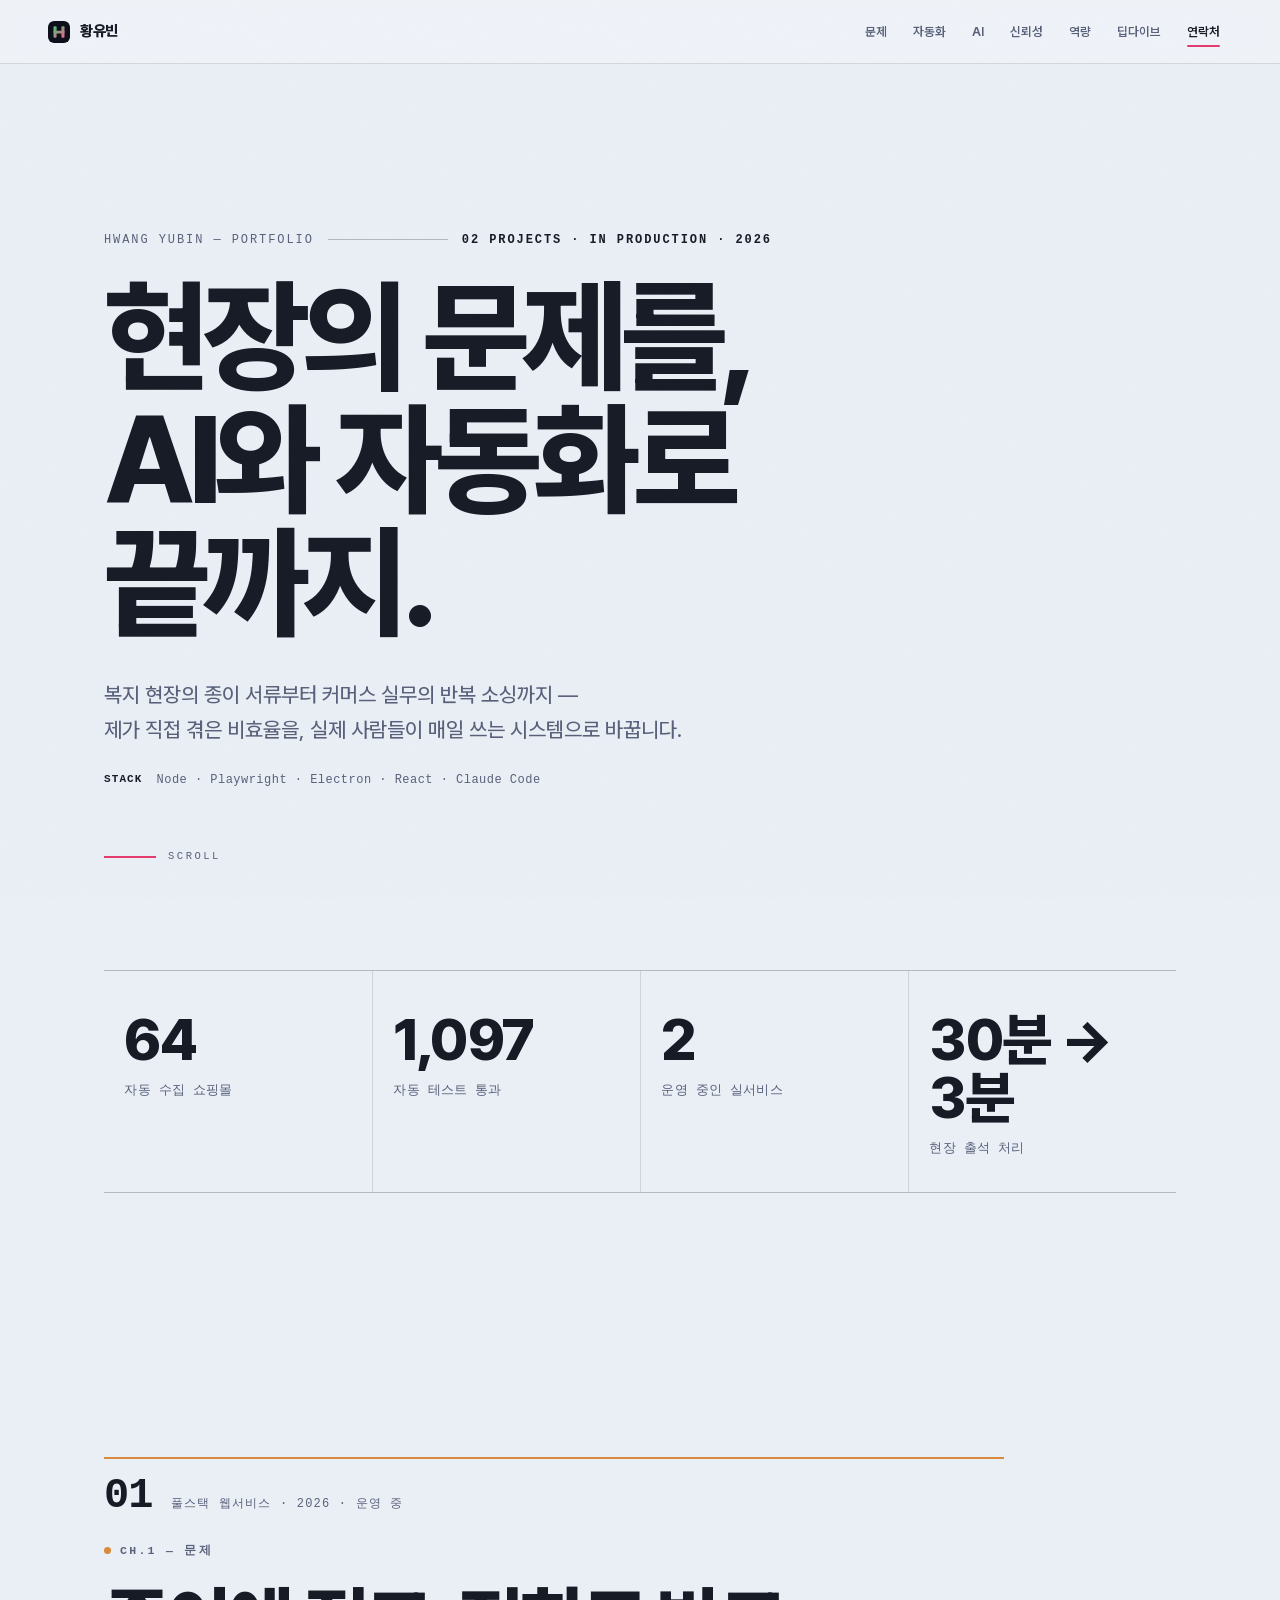
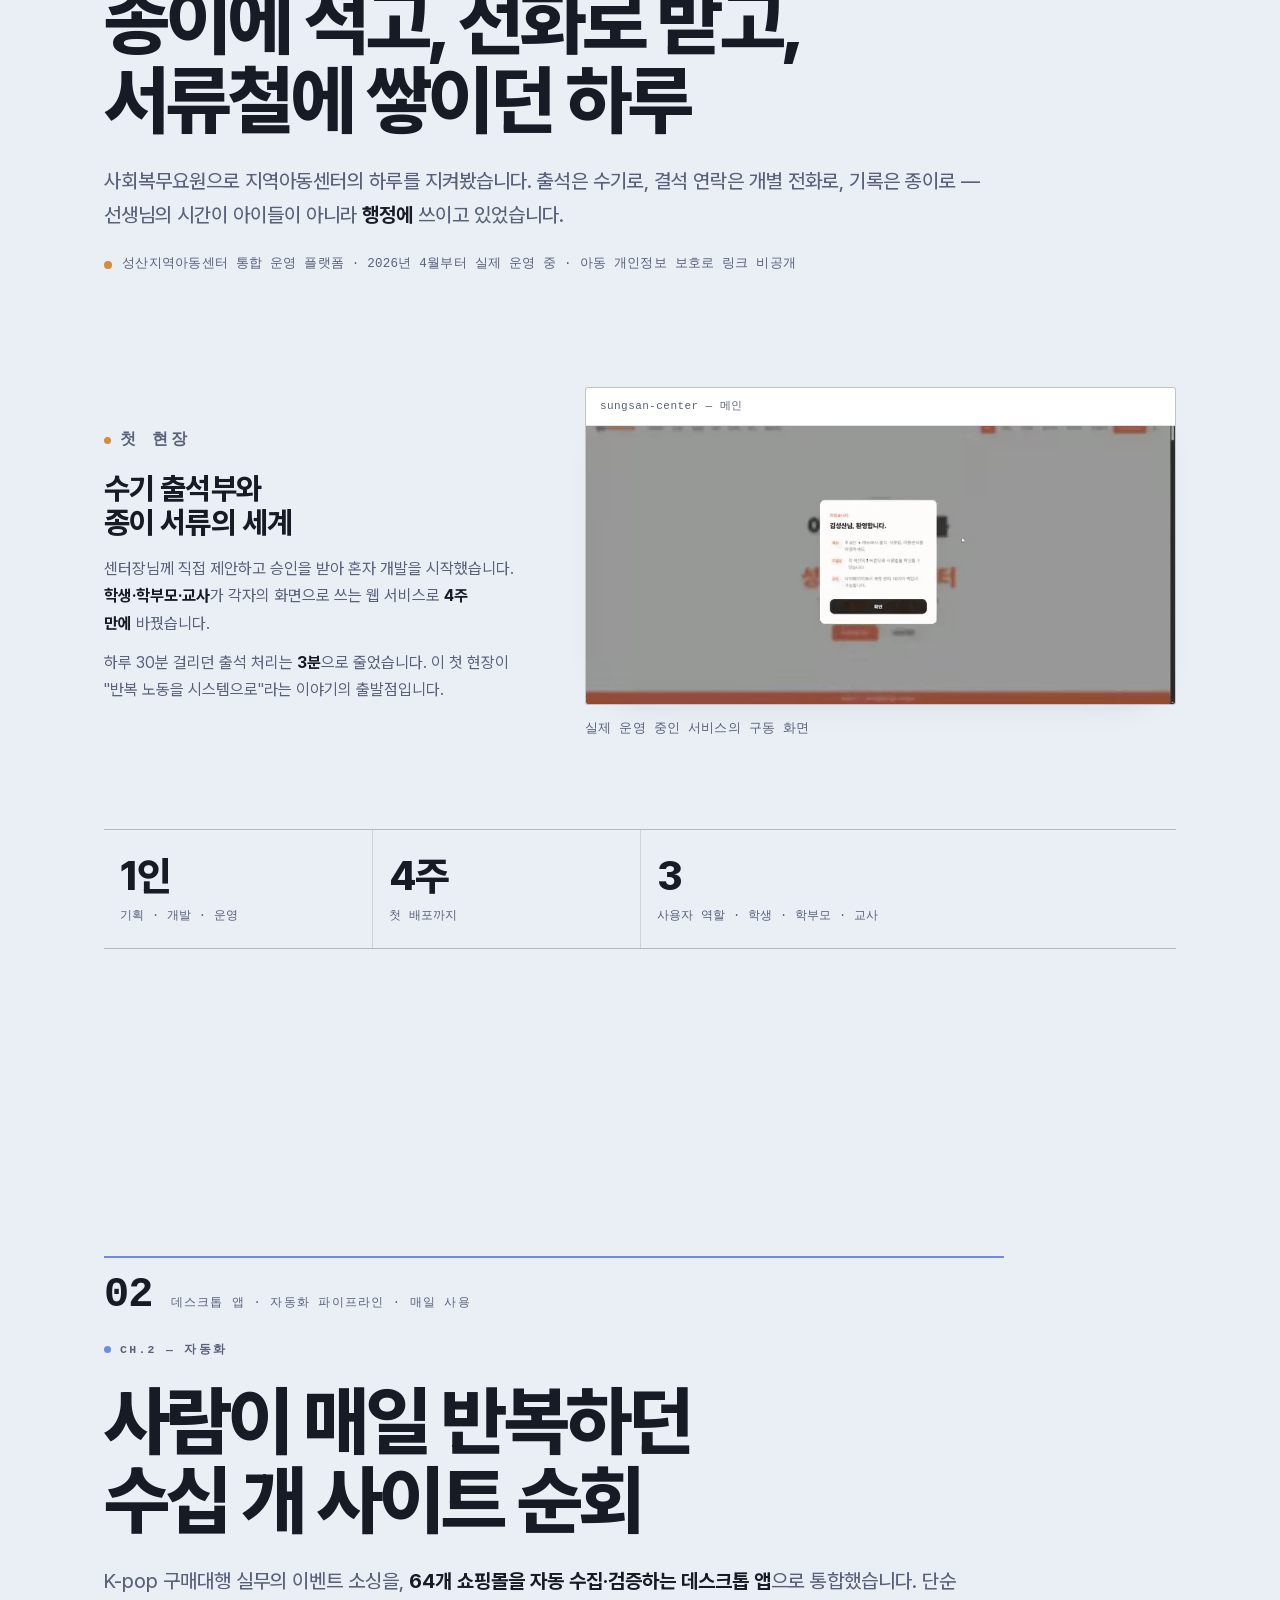
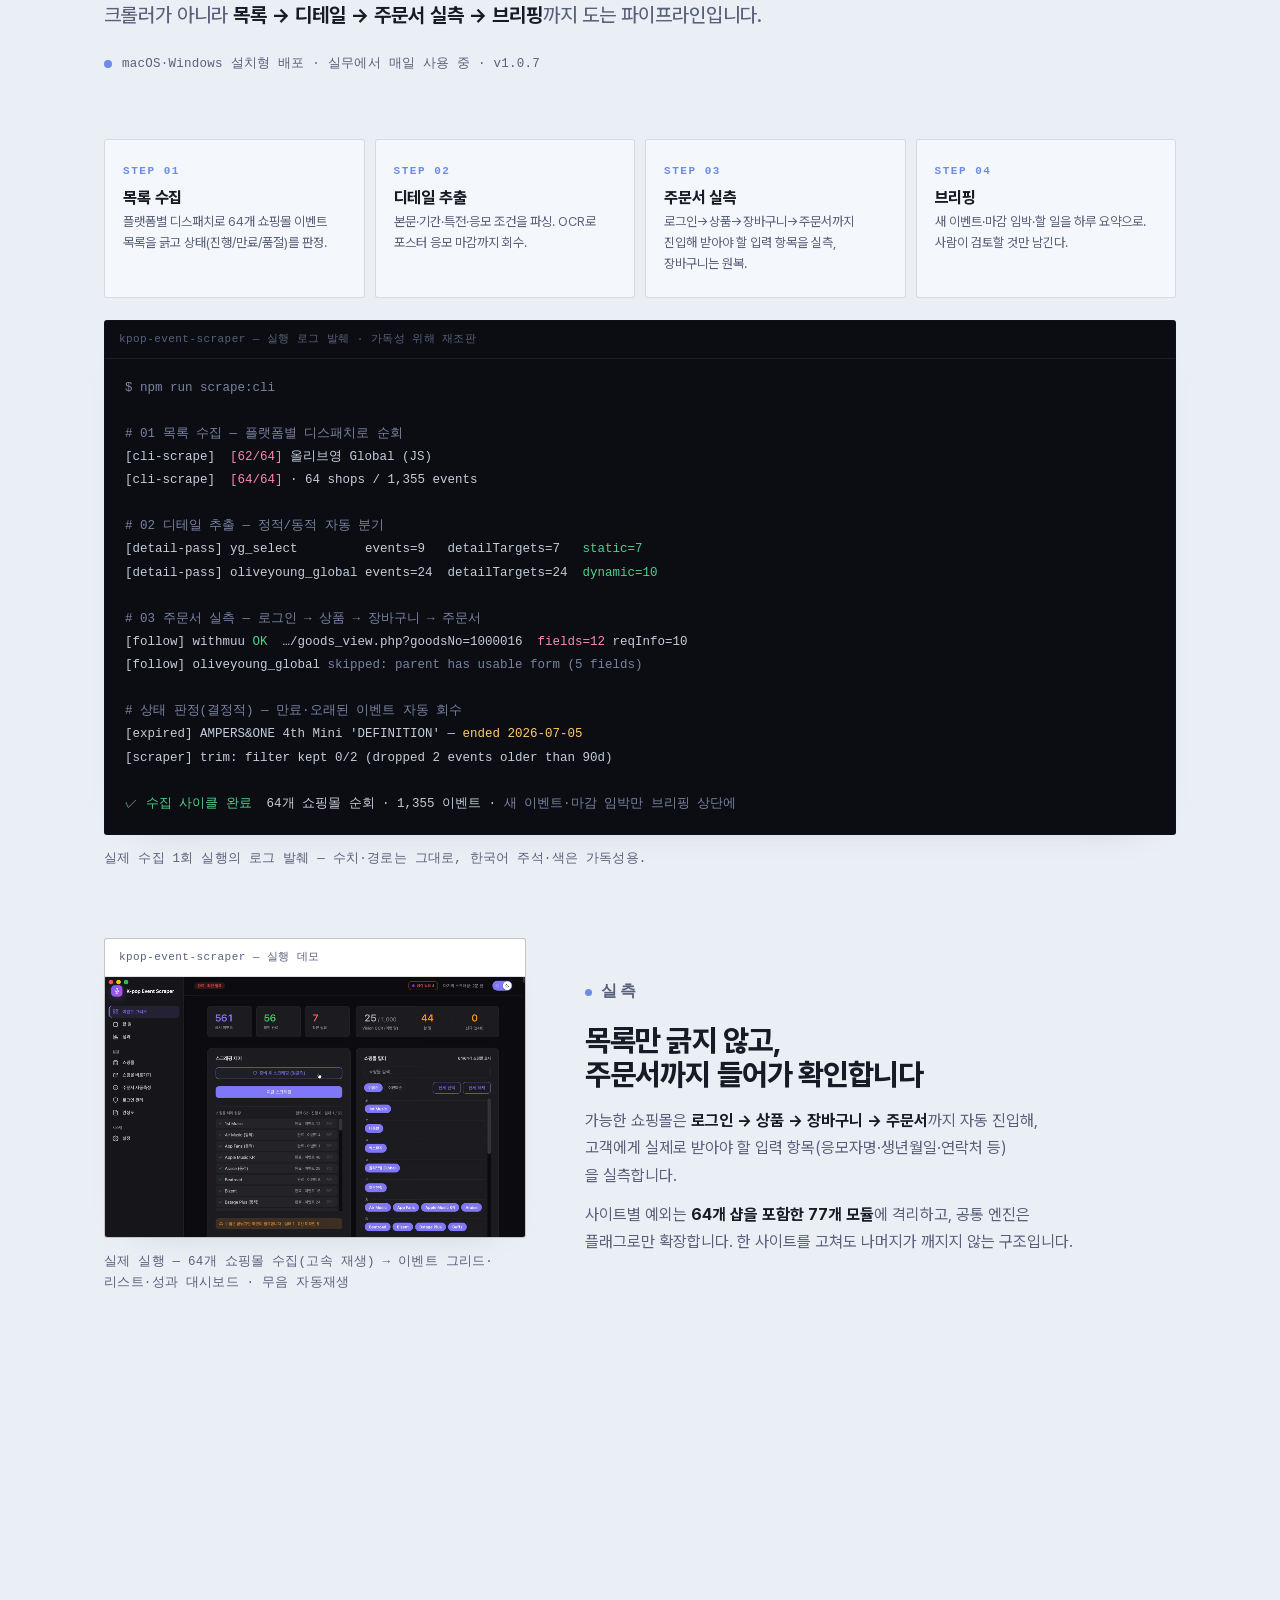
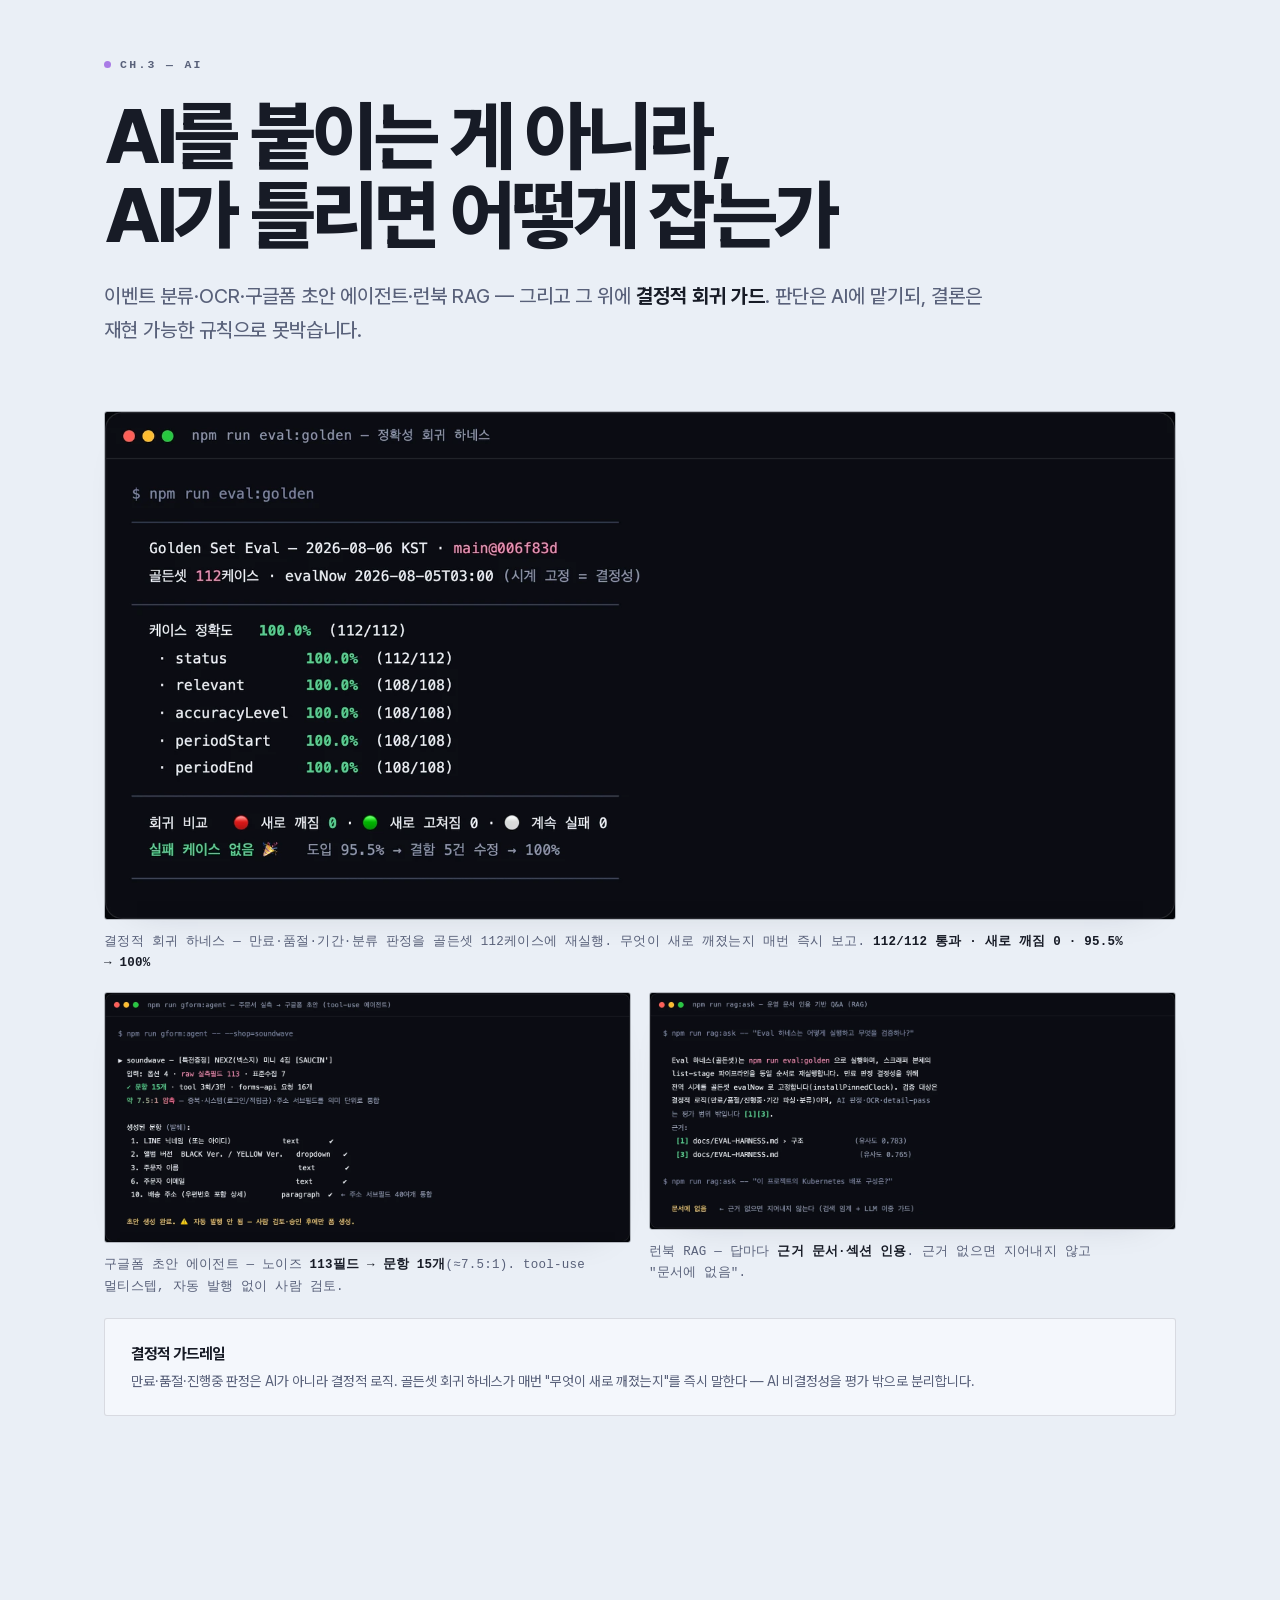
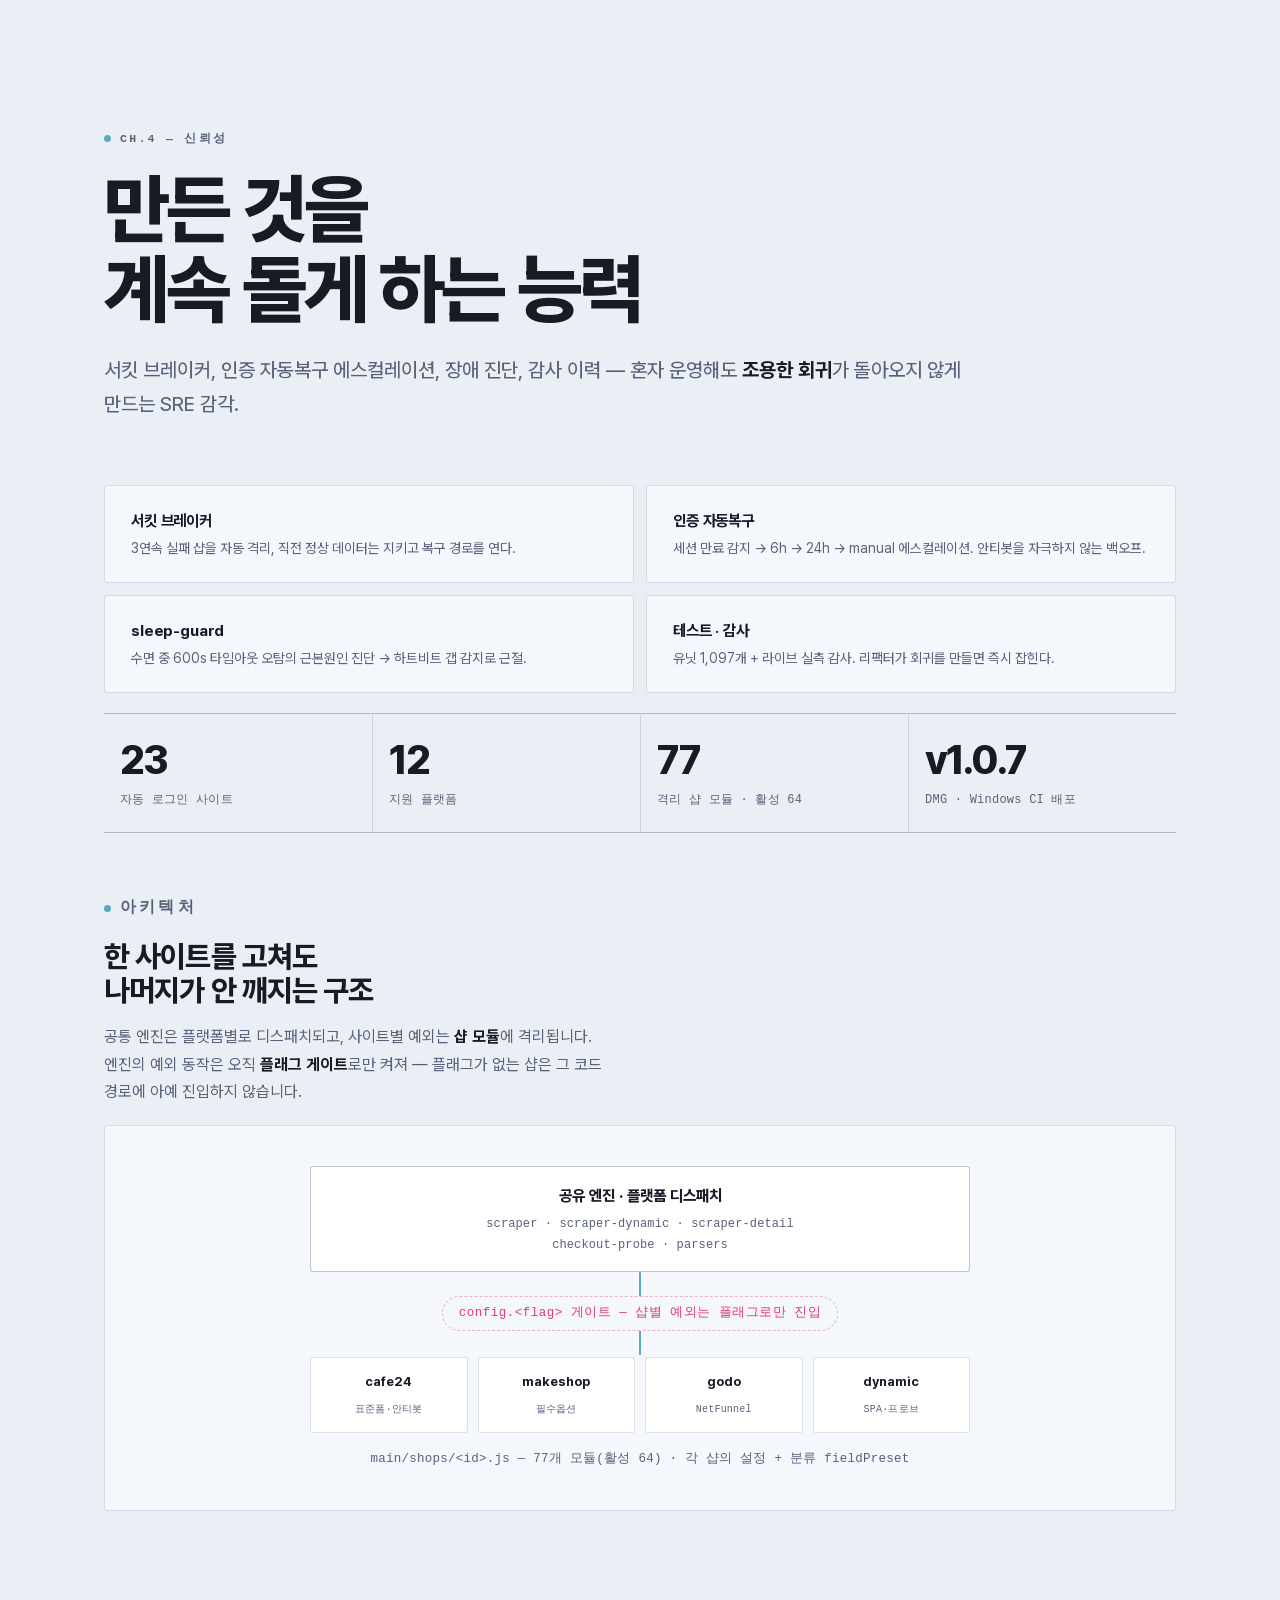
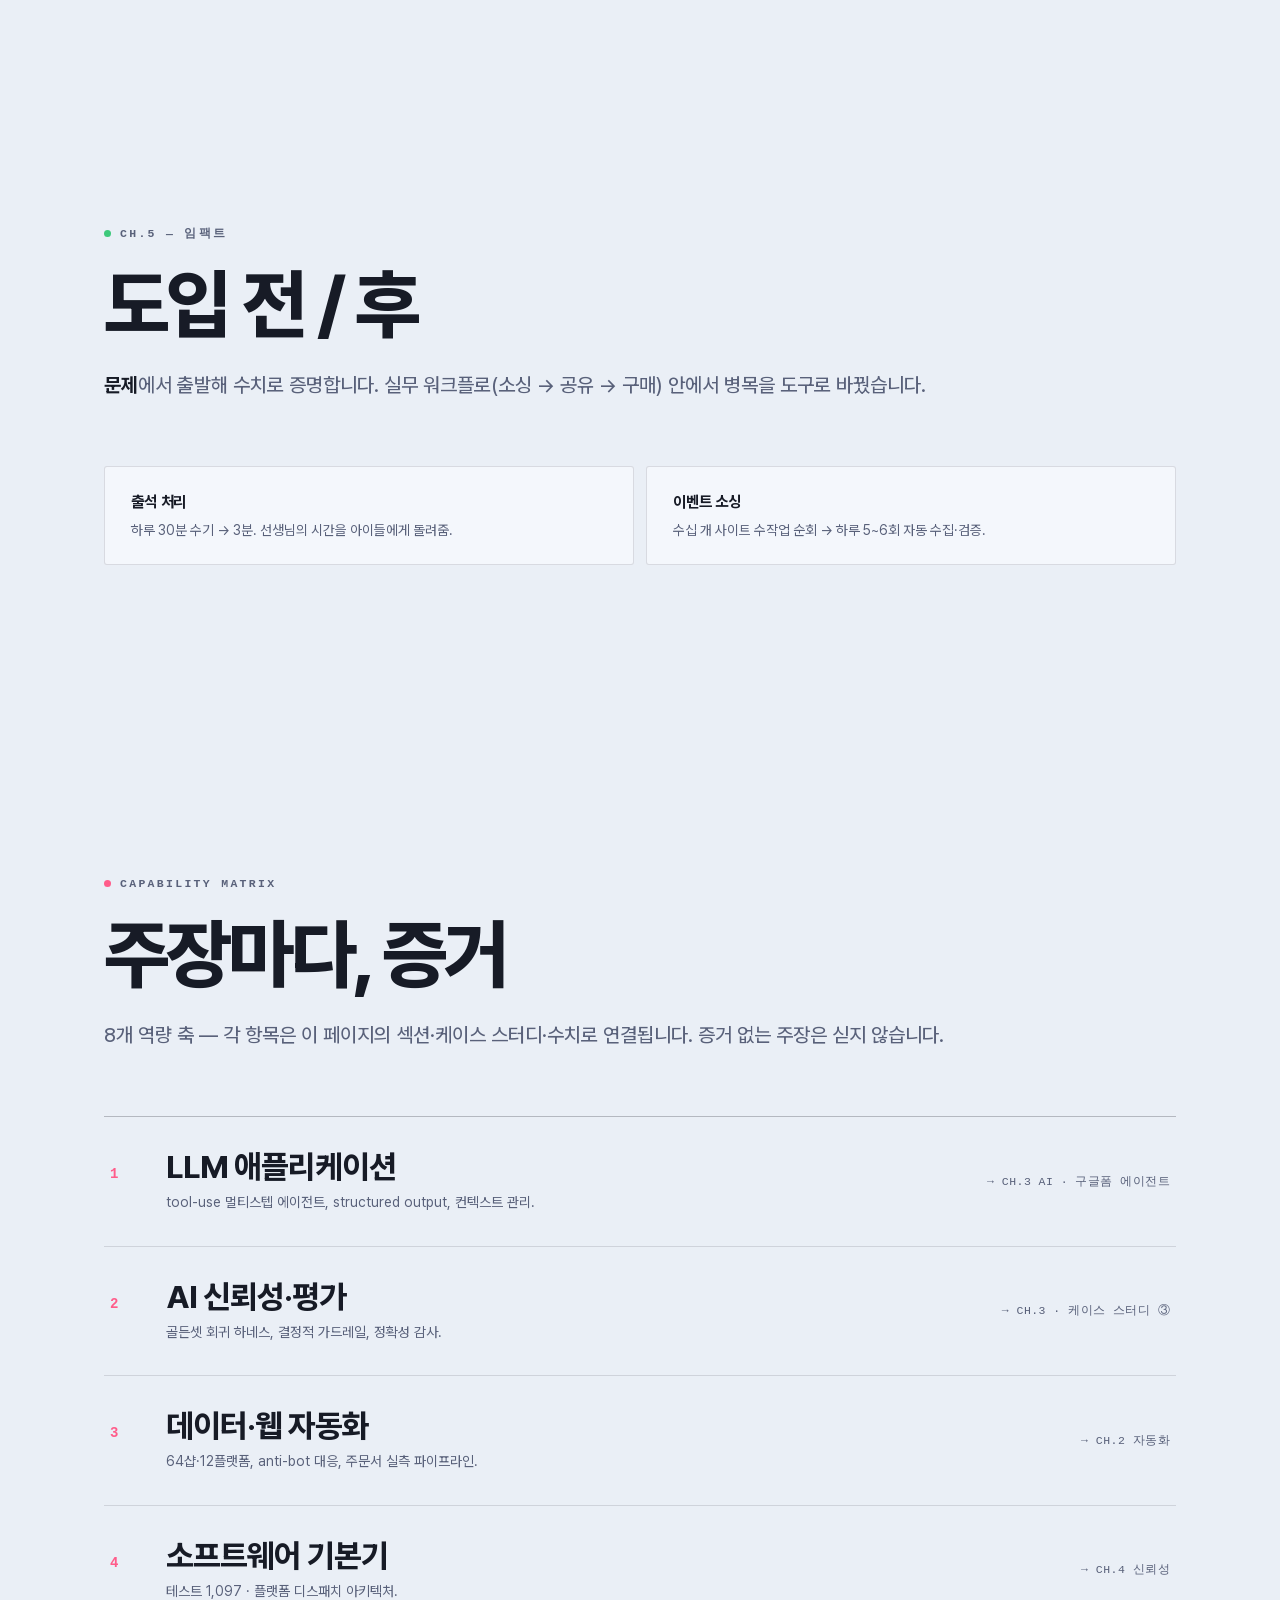
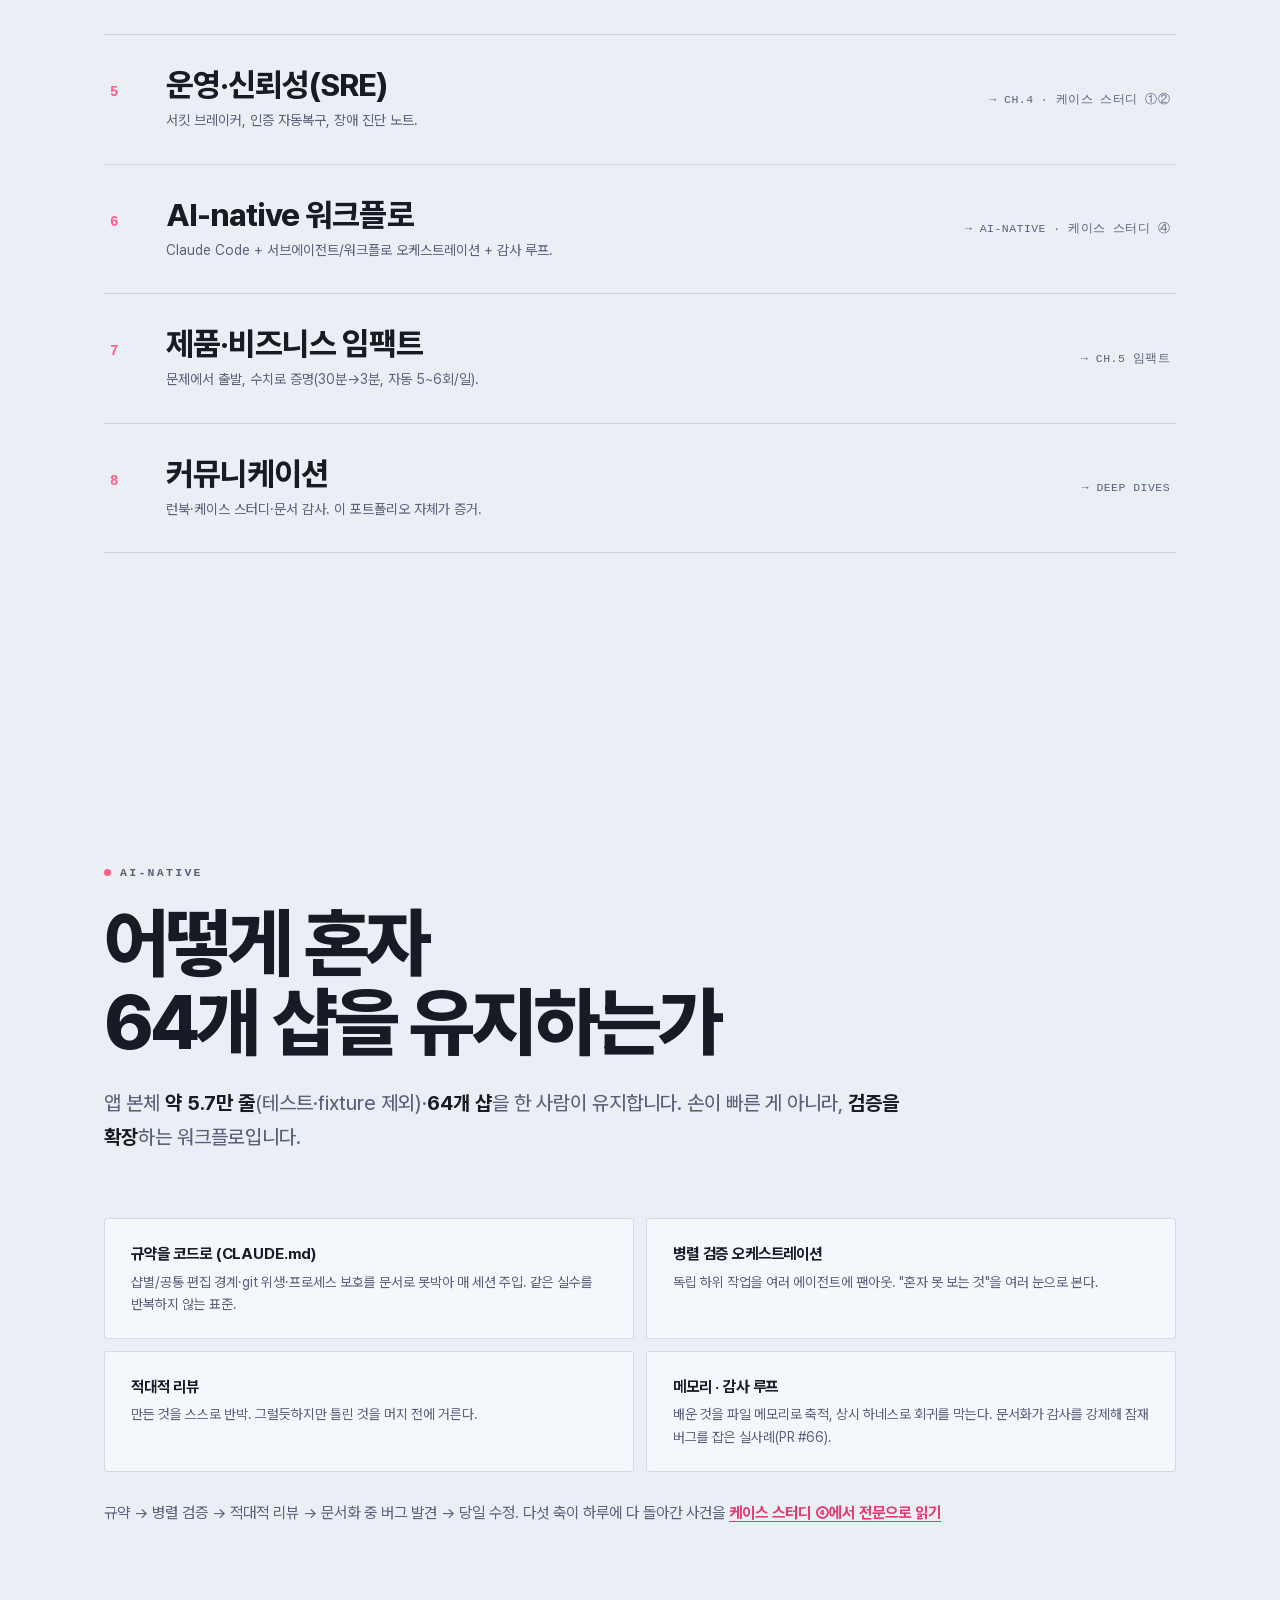
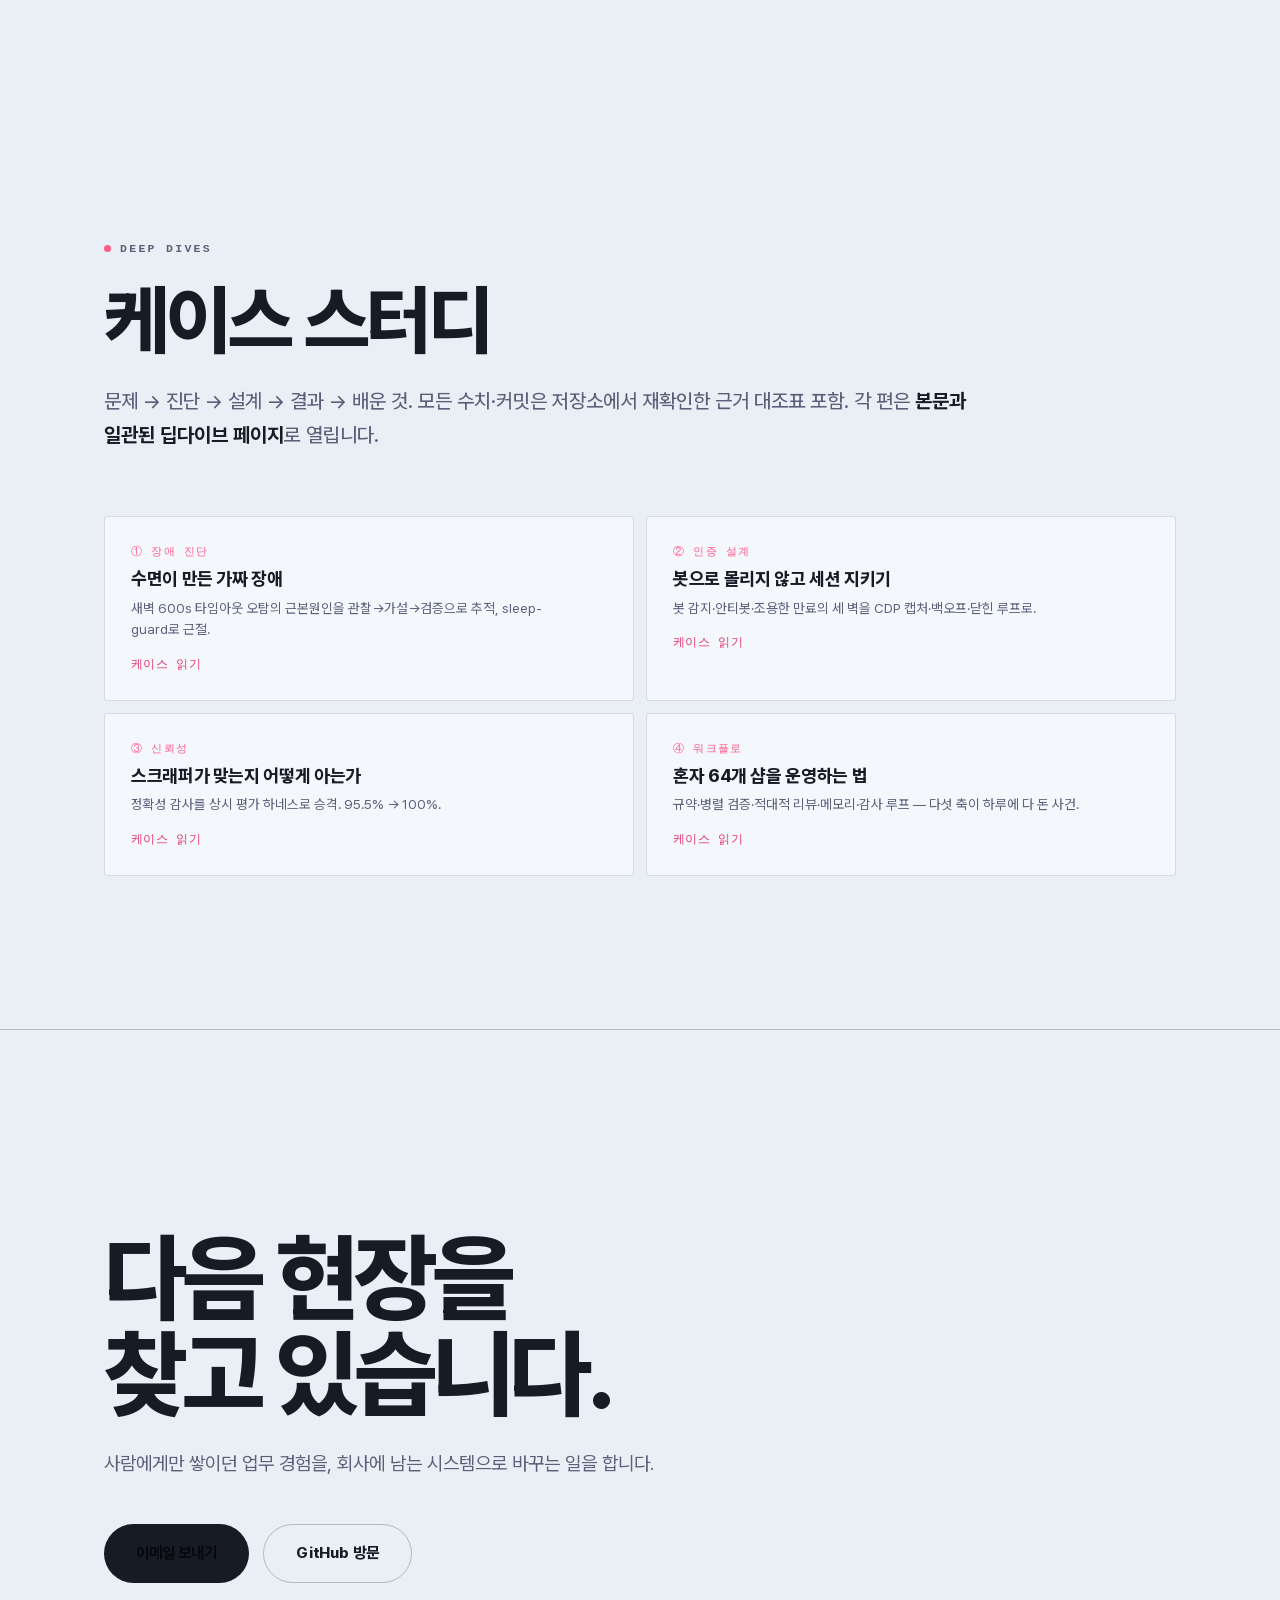
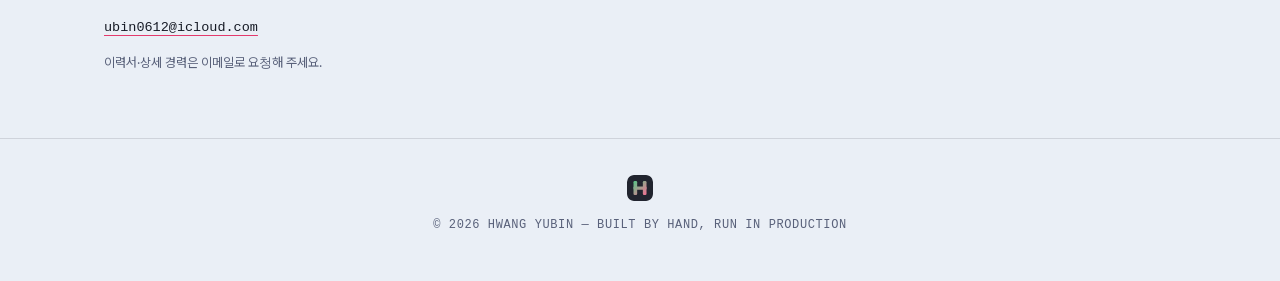
<file: index.html>
<!DOCTYPE html>
<html lang="ko">
<head>
<meta charset="UTF-8">
<meta name="viewport" content="width=device-width, initial-scale=1.0">
<title>황유빈 — 현장을 시스템으로</title>
<meta name="description" content="현장의 문제를 AI와 자동화로 끝까지 해결하는 개발자 황유빈의 포트폴리오">
<link rel="icon" type="image/svg+xml" href="assets/favicon.svg">
<link rel="icon" type="image/png" sizes="32x32" href="assets/favicon-32.png">
<link rel="apple-touch-icon" href="assets/apple-touch-icon.png">
<!-- 공유 미리보기(OG) — GitHub Pages 배포 주소가 달라지면 og:url·og:image 두 줄만 수정 -->
<meta property="og:type" content="website">
<meta property="og:title" content="황유빈 — 현장을, 시스템으로.">
<meta property="og:description" content="실사용 운영 서비스 2개 · 64개 쇼핑몰 자동화 · 테스트 1,097 — 현장의 문제를 AI와 자동화로 끝까지.">
<meta property="og:url" content="https://ubin2612.github.io/portfolio/">
<meta property="og:image" content="https://ubin2612.github.io/portfolio/assets/og.png">
<meta property="og:image:width" content="2400">
<meta property="og:image:height" content="1260">
<meta name="twitter:card" content="summary_large_image">
<!-- 폰트: 외부 CDN 미사용. Pretendard 서브셋을 자체 호스팅(assets/pretendard-subset.woff2)해
     어떤 환경에서도 동일한 타이포로 렌더. 미로드 시 시스템 한글 폰트로 폴백 -->
<link rel="preload" href="assets/pretendard-subset.woff2" as="font" type="font/woff2" crossorigin>
<style>
@font-face{
  font-family:'PretendardKR';
  src:url('assets/pretendard-subset.woff2') format('woff2');
  font-weight:45 930; font-style:normal; font-display:swap;
}
/* ============================================================
   에디토리얼 진화 (v2) — 시그니처 낮→밤 하늘은 유지하되
   매거진 규율을 얹는다: 챕터당 무드컬러 1개 · 오버사이즈 그로테스크
   · 하이라인(그림자 최소) · 크롭 미디어 · 프로젝트=매거진 커버
   · 오버사이즈 서비스 타이포 · 결정적 컨택트 피날레.
   토큰/월드 전환(dawn/day/night)은 v1과 동일하게 유지.
   브랜드 그라데이션: #3DC97B(낮 초록) → #FF5C8A(밤 핑크)
   ============================================================ */
@property --day{ syntax:'<number>'; inherits:true; initial-value:0; }

:root{
  --day:0;                 /* 0 = 새벽/낮, 1 = 밤. 스크롤 스크럽으로 구동 */
  --bg:#08090C; --card:#0E1016; --card-2:#14161F; --glass:rgba(255,255,255,.035);
  --ink:#F2F3F7; --muted:#A8AEC0;
  --line:rgba(255,255,255,.10); --line-strong:rgba(255,255,255,.20);
  --accent:#FF5C8A; --accent-ink:#0B0D12;
  --accent-soft:rgba(255,92,138,.10); --accent-glow:rgba(255,92,138,.40);
  --nav-bg:rgba(8,9,12,.62);
  --shadow:0 14px 44px -30px rgba(0,0,0,.6);   /* 에디토리얼: 그림자 대폭 축소 */
  --g1:#3DC97B; --g2:#FF5C8A;
  --grad:linear-gradient(100deg,var(--g1),var(--g2));
  --mood:var(--accent);   /* 챕터별 무드컬러(섹션에서 override). 기본=월드 액센트 */
  --font-sans:"PretendardKR","Pretendard Variable",Pretendard,-apple-system,BlinkMacSystemFont,"Apple SD Gothic Neo","Segoe UI","Malgun Gothic",sans-serif;
  --font-mono:ui-monospace,"SF Mono",Menlo,Consolas,monospace;
}
/* 새벽 — 차가운 안개빛 (hero / numbers) */
body.dawn{
  background-color:#eaeff6;
  --card:#FFFFFF; --card-2:#F4F7FC; --glass:rgba(255,255,255,.55);
  --ink:#171B26; --muted:#59617A;
  --line:rgba(23,27,38,.13); --line-strong:rgba(23,27,38,.26);
  --accent:#E43A6D; --accent-ink:#FFFFFF;
  --accent-soft:rgba(228,58,109,.08); --accent-glow:rgba(228,58,109,.36);
  --nav-bg:rgba(242,244,249,.72);
  --shadow:0 14px 40px -32px rgba(23,27,38,.24);
  --g1:#1F8A4E; --g2:#E43A6D;
}
/* 낮 — 따뜻한 종이빛 (문제 / 성산 현장) */
body.day{
  background-color:#f3efe6;
  --card:#FFFFFF; --card-2:#FBF8F1; --glass:rgba(255,255,255,.58);
  --ink:#1E231D; --muted:#5C635A;
  --line:rgba(31,36,30,.15); --line-strong:rgba(31,36,30,.28);
  --accent:#2E7D4F; --accent-ink:#FFFFFF;
  --accent-soft:rgba(46,125,79,.10); --accent-glow:rgba(46,158,91,.40);
  --nav-bg:rgba(250,248,243,.72);
  --shadow:0 14px 40px -32px rgba(31,36,30,.22);
  --g1:#1F8A4E; --g2:#E43A6D;
}
/* 밤 — 딥블랙 (자동화~끝). :root 기본값 사용 */

/* 브랜드 그라데이션 진흙톤 방지 — 지원 브라우저는 oklch 로 보간해 중간 채도 유지
   (초록→핑크가 무채색을 지나며 죽지 않게). 미지원은 위 sRGB --grad 로 폴백. */
@supports (background:linear-gradient(in oklch,red,blue)){
  :root{--grad:linear-gradient(100deg in oklch,var(--g1),var(--g2))}
}

*{margin:0;padding:0;box-sizing:border-box}
html{scroll-behavior:smooth;background:#05060A}
body{
  font-family:var(--font-sans);
  /* 실제 배경은 .sky(z-index:-3)가 덮지만, 이 색이 대비 계산·forced-colors 폴백의 backdrop. */
  background:#0a0b0f;color:var(--ink);line-height:1.7;
  transition:color .8s ease,background-color .8s ease;
  overflow-x:hidden;-webkit-font-smoothing:antialiased;
  word-break:keep-all;overflow-wrap:break-word;
}
p{text-wrap:pretty}
::selection{background:var(--accent);color:var(--accent-ink)}
img{max-width:100%;display:block;height:auto}
a{color:inherit}

/* ============================================================
   시그니처 장면 — 스크롤로 스크럽되는 하늘 (핀 고정 = fixed 배경)
   ============================================================ */
.sky{position:fixed;inset:0;z-index:-3;overflow:hidden;pointer-events:none;contain:strict}
.sky-layer{position:absolute;inset:0}
.sky-day{
  background:linear-gradient(180deg,#bcd6f2 0%,#dbe8f3 42%,#F7F1E6 100%);
  opacity:clamp(0, calc((0.72 - var(--day)) * 3.2), 1);
}
.sky-dusk{
  background:linear-gradient(180deg,#241a3a 0%,#6f3568 28%,#E4638A 60%,#F5A65E 100%);
  opacity:min( clamp(0, calc((var(--day) - 0.44) * 3.6), 1), clamp(0, calc((1 - var(--day)) * 3.4), 1) );
}
.sky-night{
  background:radial-gradient(120% 80% at 50% 0%,#0c1020 0%,#07080e 55%,#0a0710 100%);
  opacity:clamp(0, calc((var(--day) - 0.52) * 2.3), 1);
}
.stars{position:absolute;inset:0;opacity:clamp(0, calc((var(--day) - 0.58) * 2.6), 1);
  background-image:
    radial-gradient(1.6px 1.6px at 14% 22%,#fff,transparent),
    radial-gradient(1.4px 1.4px at 28% 12%,#e7ecff,transparent),
    radial-gradient(1.2px 1.2px at 44% 26%,#fff,transparent),
    radial-gradient(1.5px 1.5px at 63% 15%,#fff,transparent),
    radial-gradient(1.1px 1.1px at 76% 28%,#dfe6ff,transparent),
    radial-gradient(1.6px 1.6px at 88% 18%,#fff,transparent),
    radial-gradient(1.2px 1.2px at 34% 40%,#fff,transparent),
    radial-gradient(1.3px 1.3px at 70% 42%,#eef2ff,transparent);
  background-repeat:no-repeat;
}
.celestial{
  --arc:calc(4 * var(--day) * (1 - var(--day)));
  position:absolute;left:50%;top:16vh;width:132px;height:132px;margin-left:-66px;
  transform:translate(calc(var(--day) * 78vw - 39vw), calc((1 - var(--arc)) * 30vh));
  will-change:transform;
}
.sun,.moon{position:absolute;inset:0;border-radius:50%}
.sun{opacity:clamp(0, calc((0.6 - var(--day)) * 5), 1);
  background:radial-gradient(circle,#FFF4CE 8%,#FFC94B 46%,rgba(255,190,70,0) 70%);
  box-shadow:0 0 90px 30px rgba(255,201,75,.45);}
.moon{opacity:clamp(0, calc((var(--day) - 0.56) * 5), 1);
  background:radial-gradient(circle at 38% 36%,#F6F8FF 0%,#D3DAEE 62%,rgba(200,210,230,0) 74%);
  box-shadow:0 0 60px 12px rgba(210,220,245,.30);}

/* 그레인 질감 (유일하게 남기는 텍스처) */
.grain{position:fixed;inset:0;z-index:2000;pointer-events:none;opacity:.045;
  background-image:url("data:image/svg+xml,%3Csvg xmlns='http://www.w3.org/2000/svg' width='180' height='180'%3E%3Cfilter id='n'%3E%3CfeTurbulence type='fractalNoise' baseFrequency='0.9' numOctaves='2'/%3E%3C/filter%3E%3Crect width='100%25' height='100%25' filter='url(%23n)' opacity='0.5'/%3E%3C/svg%3E");}

/* ============ 진행선 + 엣지 앵커 헤더 ============ */
.progress{position:fixed;top:0;left:0;height:2.5px;width:0;z-index:120;background:var(--accent);transition:background-color .8s ease}
.nav{
  position:fixed;top:0;left:0;right:0;z-index:110;
  display:flex;align-items:center;justify-content:space-between;
  padding:13px clamp(18px,4.4vw,48px);
  background:var(--nav-bg);border-bottom:1px solid var(--line);
  -webkit-backdrop-filter:blur(18px) saturate(1.4);backdrop-filter:blur(18px) saturate(1.4);
  transition:background-color .8s ease,border-color .8s ease;
}
.nav-name{display:flex;align-items:center;gap:10px;font-weight:800;font-size:15px;
  letter-spacing:-.02em;text-decoration:none}
.nav-name img{width:22px;height:22px;border-radius:6px}
.nav-links{display:flex;gap:2px;list-style:none}
.nav-links a{display:block;padding:8px 12px;border-radius:8px;font-size:12.5px;font-weight:600;
  color:var(--muted);text-decoration:none;position:relative;transition:color .22s}
.nav-links a:hover{color:var(--ink)}
.nav-links a.active{color:var(--ink)}
.nav-links a.active::after{content:"";position:absolute;left:12px;right:12px;bottom:3px;height:2px;
  border-radius:2px;background:var(--accent);transition:background-color .5s ease}
/* 접근성 — 인터랙티브 요소 키보드 포커스 가시화 + 더블탭 지연 제거 */
a,button{touch-action:manipulation}
.nav-links a:focus-visible,.nav-name:focus-visible,.axis:focus-visible,.dive:focus-visible,
.contact-mail a:focus-visible,footer a:focus-visible{outline:2.5px solid var(--accent);outline-offset:3px;border-radius:6px}
/* 스킵 링크 — Tab 최초 포커스 시 노출(월드 무관 고대비 고정) */
.skip{position:fixed;top:8px;left:8px;z-index:200;transform:translateY(-160%);
  background:#0B0D12;color:#fff;padding:11px 18px;border-radius:8px;font-weight:700;font-size:13.5px;
  text-decoration:none;transition:transform .18s ease}
.skip:focus{transform:none;outline:2.5px solid var(--accent);outline-offset:2px}
@media (max-width:820px){
  .nav{padding:8px 12px}
  .nav-name span{display:none}
  /* 가로 스크롤 + 우측 페이드로 "더 있음" 단서, 스크롤바 숨김 */
  .nav-links{max-width:78vw;overflow-x:auto;-ms-overflow-style:none;scrollbar-width:none;
    -webkit-mask-image:linear-gradient(90deg,#000 86%,transparent);mask-image:linear-gradient(90deg,#000 86%,transparent)}
  .nav-links::-webkit-scrollbar{display:none}
  /* 탭 타깃 44px 높이 확보 */
  .nav-links a{display:flex;align-items:center;min-height:44px;padding:0 11px;font-size:12px}
  .nav-links a.active::after{bottom:7px}
}

/* ============ 공통 ============ */
.wrap{max-width:1200px;margin:0 auto;padding:0 clamp(22px,5.2vw,64px)}
section{scroll-margin-top:78px;position:relative}
h1,h2,h3{letter-spacing:-.04em;text-wrap:balance;line-height:1.12}
.grad-text{color:var(--ink)}
.eyebrow{display:inline-flex;align-items:center;gap:9px;font-family:var(--font-mono);
  font-size:11.5px;font-weight:600;letter-spacing:.2em;color:var(--muted);text-transform:uppercase}
.eyebrow::before{content:"";width:7px;height:7px;border-radius:50%;background:var(--mood);
  transition:background-color .5s ease}
.reveal{opacity:0;transform:translateY(10px);
  transition:opacity .7s cubic-bezier(.2,.6,.2,1),transform .7s cubic-bezier(.2,.6,.2,1)}
.reveal.on{opacity:1;transform:none}
.reveal[data-delay="1"]{transition-delay:.10s}
.reveal[data-delay="2"]{transition-delay:.20s}
.reveal[data-delay="3"]{transition-delay:.30s}

/* ============ 0. HERO — 새벽 ============ */
.hero{min-height:100svh;position:relative;overflow:clip;
  display:flex;flex-direction:column;justify-content:center;
  padding:120px clamp(22px,5.2vw,64px) 0;max-width:1200px;margin:0 auto}
.hero-meta{display:flex;align-items:center;gap:14px;font-family:var(--font-mono);
  font-size:12px;letter-spacing:.16em;color:var(--muted);margin-bottom:26px;text-transform:uppercase}
.hero-meta b{color:var(--ink);font-weight:700}
.hero-meta .bar{flex:1;max-width:120px;height:1px;background:var(--line-strong)}
.hero h1{font-size:clamp(46px,9.6vw,138px);font-weight:800;letter-spacing:-.055em;line-height:1.0}
.hero p.lede{margin-top:32px;font-size:clamp(16px,2vw,21px);color:var(--muted);max-width:34em;font-weight:450}
@keyframes rise{from{opacity:0;transform:translateY(24px)}to{opacity:1;transform:none}}
.hero-meta{animation:rise .8s .05s both}
.hero h1{animation:rise .9s .18s both}
.hero p.lede{animation:rise .9s .34s both}
.hero-cue{position:absolute;bottom:34px;left:clamp(22px,5.2vw,64px);
  display:flex;align-items:center;gap:12px;color:var(--muted);
  font-family:var(--font-mono);font-size:10.5px;letter-spacing:.24em;animation:rise .9s .6s both}
.cue-line{width:52px;height:1.5px;background:var(--line);position:relative;overflow:hidden}
.cue-line::after{content:"";position:absolute;inset:0;background:var(--accent);
  animation:cue 2.1s cubic-bezier(.6,0,.3,1) infinite}
@keyframes cue{0%{transform:translateX(-100%)}55%{transform:translateX(0)}100%{transform:translateX(100%)}}

/* ============ 1. NUMBERS — 타이포그래픽 스탯 행 ============ */
.numbers{padding:clamp(30px,6vw,70px) 0 clamp(60px,9vw,110px)}
.num-row{display:grid;grid-template-columns:repeat(4,1fr);
  border-top:1px solid var(--line-strong);border-bottom:1px solid var(--line-strong)}
.num-row > div{padding:clamp(24px,3.2vw,40px) clamp(14px,1.6vw,24px) clamp(20px,2.6vw,32px);
  border-left:1px solid var(--line)}
.num-row > div:first-child{border-left:0}
.num-row strong{display:block;font-size:clamp(30px,4.8vw,58px);font-weight:800;
  letter-spacing:-.045em;font-variant-numeric:tabular-nums;line-height:1;color:var(--ink)}
.num-row > div > span{display:block;margin-top:12px;font-size:12.5px;color:var(--muted);font-weight:500;
  font-family:var(--font-mono);letter-spacing:.02em}
@media (max-width:680px){
  .num-row{grid-template-columns:repeat(2,1fr)}
  .num-row > div:nth-child(3){border-left:0}
  .num-row > div:nth-child(n+3){border-top:1px solid var(--line)}
}

/* ============ 챕터 공통 ============ */
.chapter{padding:clamp(84px,12vw,160px) 0}
.chapter-head{max-width:900px;margin-bottom:clamp(38px,5.4vw,64px)}
.chapter-head .eyebrow{margin-bottom:22px}
.chapter-head h2{font-size:clamp(34px,6.2vw,76px);font-weight:800;letter-spacing:-.05em;line-height:1.04}
.chapter-head .oneliner{margin-top:24px;font-size:clamp(16px,2vw,20px);color:var(--muted);font-weight:450;max-width:46em}
.chapter-head .oneliner b{color:var(--ink);font-weight:700}
.live-line{margin-top:22px;display:flex;align-items:flex-start;gap:10px;
  font-family:var(--font-mono);font-size:12.5px;color:var(--muted);letter-spacing:.02em}
.live-line i{width:8px;height:8px;border-radius:50%;background:var(--mood);flex:none;margin-top:6.5px;
  animation:live 2.2s ease-out infinite;transition:background-color .5s ease}
@keyframes live{0%{box-shadow:0 0 0 0 var(--accent-glow)}70%{box-shadow:0 0 0 9px transparent}100%{box-shadow:0 0 0 0 transparent}}

/* 프로젝트 "매거진 커버" 헤더 (CH.1 / CH.2) */
.cover-tag{display:flex;align-items:baseline;gap:18px;flex-wrap:wrap;
  border-top:2px solid var(--mood);padding-top:16px;margin-bottom:18px;transition:border-color .5s ease}
.cover-tag .no{font-family:var(--font-mono);font-size:clamp(26px,3.6vw,42px);font-weight:800;
  letter-spacing:-.02em;line-height:1;color:var(--ink)}
.cover-tag .meta{font-family:var(--font-mono);font-size:12px;letter-spacing:.1em;color:var(--muted);
  text-transform:uppercase;line-height:1.5}

/* 프로젝트 블록 (비대칭 12칼럼: 텍스트 5 / 미디어 7) */
.block{display:grid;grid-template-columns:5fr 7fr;gap:clamp(30px,4.6vw,64px);align-items:center;
  padding:clamp(26px,4vw,48px) 0}
.block.flip .block-media{order:-1}
.block-text .eyebrow{margin-bottom:18px}
.block-text h3{font-size:clamp(21px,2.9vw,30px);font-weight:750;margin-bottom:16px;letter-spacing:-.03em}
.block-text p{color:var(--muted);font-size:16px;max-width:32em}
.block-text p + p{margin-top:12px}
.block-text p b{color:var(--ink);font-weight:700}
@media (max-width:820px){.block{grid-template-columns:1fr;gap:26px}.block.flip .block-media{order:0}}

/* 미디어 프레임 — 하이라인 + 무드 상단선, 그림자 최소, 크롭 */
.frame{background:var(--card);border:1px solid var(--line-strong);border-radius:3px;overflow:hidden;
  box-shadow:var(--shadow);position:relative;
  transition:background-color .8s ease,border-color .8s ease,transform .5s cubic-bezier(.2,.6,.2,1)}
.block-media:hover .frame{transform:translateY(-3px)}
.frame-bar{display:flex;align-items:center;gap:6px;padding:9px 14px;border-bottom:1px solid var(--line)}
.frame-bar em{font-style:normal;font-family:var(--font-mono);font-size:11px;color:var(--muted);letter-spacing:.04em}
.frame img,.frame video{width:100%;height:auto;display:block}
.media-cap{margin-top:14px;font-size:12.5px;color:var(--muted);font-family:var(--font-mono);letter-spacing:.02em}

/* 벤토 — 하이라인 카드 (플랫, 최소 라운드) */
.bento{display:grid;grid-template-columns:repeat(12,1fr);gap:12px;margin-top:34px}
.bento-card{grid-column:span 6;background:var(--card-2);border:1px solid var(--line);border-radius:3px;
  padding:26px 26px 22px;position:relative;overflow:hidden;
  transition:background-color .8s ease,border-color .35s ease,transform .35s cubic-bezier(.2,.6,.2,1)}
.bento-card:hover{transform:translateY(-2px);border-color:var(--line-strong)}
.bento-card h3{font-size:15.5px;font-weight:700;margin-bottom:8px;letter-spacing:-.01em}
.bento-card p{font-size:13.8px;color:var(--muted);line-height:1.65}
.bento-card.wide{grid-column:span 12}
@media (max-width:680px){.bento-card,.bento-card.wide{grid-column:span 12}}

/* 파이프라인 스텝 (CH.2) — 고정 다크 서피스, 하이라인 */
.pipe{display:grid;grid-template-columns:repeat(4,1fr);gap:10px;margin-top:34px}
.pipe-step{background:var(--card-2);border:1px solid var(--line);border-radius:3px;padding:22px 18px;
  position:relative;transition:background-color .8s ease,border-color .5s ease}
.pipe-step .n{font-family:var(--font-mono);font-size:11px;letter-spacing:.14em;color:var(--mood);font-weight:700;transition:color .5s ease}
.pipe-step h3{font-size:16px;font-weight:750;margin:8px 0 6px;color:var(--ink);letter-spacing:-.01em}
.pipe-step p{font-size:13px;color:var(--muted);line-height:1.6}
@media (max-width:820px){.pipe{grid-template-columns:repeat(2,1fr)}.pipe-step:nth-child(2n)::after{display:none}}
@media (max-width:480px){.pipe{grid-template-columns:1fr}.pipe-step::after{display:none}}

/* 스탯 — 타이포그래픽 행 */
.stats{display:grid;grid-template-columns:repeat(4,1fr);margin-top:34px;
  border-top:1px solid var(--line-strong);border-bottom:1px solid var(--line-strong)}
.stat{padding:26px 16px 22px;border-left:1px solid var(--line)}
.stat:first-child{border-left:0}
.stat strong{display:block;font-size:clamp(24px,3.4vw,40px);font-weight:800;letter-spacing:-.04em;
  font-variant-numeric:tabular-nums;line-height:1;color:var(--ink)}
.stat > span{display:block;margin-top:10px;font-size:12px;color:var(--muted);font-weight:500;
  font-family:var(--font-mono);letter-spacing:.02em}
@media (max-width:680px){
  .stats{grid-template-columns:repeat(2,1fr)}
  .stat:nth-child(3){border-left:0}
  .stat:nth-child(n+3){border-top:1px solid var(--line)}
}

/* 터미널 리플레이 (CH.2) */
.term{background:#0b0d13;border:1px solid var(--line-strong);border-radius:3px;overflow:hidden;
  font-family:var(--font-mono);box-shadow:var(--shadow);margin-top:8px;position:relative}
.term .frame-bar{border-color:rgba(255,255,255,.08)}
.term pre{margin:0;padding:18px 20px;font-size:12.5px;line-height:1.85;color:#c6ccda;white-space:pre-wrap;word-break:break-word}
.term .ok{color:#4fd08a}.term .warn{color:#ffce6b}.term .dim{color:#7982a0}.term .pink{color:#ff88b0}

/* CH.3 실캡처 — 이미지 자체가 터미널 창이라 프레임바 없이, 하이라인만 */
.media-cap.tight{margin-top:12px}
.media-cap b{color:var(--ink);font-weight:700}
.shot{border:1px solid var(--line-strong);border-radius:3px;overflow:hidden;box-shadow:var(--shadow);margin-top:8px;position:relative}
.shot img{width:100%;height:auto;display:block}
.cap-grid{display:grid;grid-template-columns:1fr 1fr;gap:18px;margin-top:18px;align-items:start}
.cap-grid .shot{margin-top:0}
@media (max-width:820px){.cap-grid{grid-template-columns:1fr;gap:22px}}

/* CH.4 아키텍처 다이어그램 */
.arch{margin-top:20px;border:1px solid var(--line);border-radius:3px;padding:clamp(24px,3.6vw,40px);
  background:var(--card-2);
  display:flex;flex-direction:column;align-items:center;
  transition:background-color .8s ease,border-color .8s ease}
.arch-box{width:100%;max-width:660px;text-align:center;border-radius:3px;padding:16px 22px;
  border:1px solid var(--line-strong);background:var(--card);transition:background-color .8s ease}
.arch-box .t{font-weight:750;font-size:15.5px;color:var(--ink)}
.arch-box .d{font-size:12px;color:var(--muted);margin-top:5px;font-family:var(--font-mono);letter-spacing:.01em;line-height:1.7}
.arch-conn{width:2px;height:24px;background:var(--mood);transition:background-color .5s ease}
.arch-gate{font-family:var(--font-mono);font-size:12.5px;letter-spacing:.04em;color:var(--accent);
  border:1px dashed var(--accent-glow);border-radius:999px;padding:6px 16px}
.arch-shops{display:grid;grid-template-columns:repeat(4,1fr);gap:10px;width:100%;max-width:660px;margin-top:2px}
.arch-shop{text-align:center;border-radius:3px;padding:13px 8px 11px;border:1px solid var(--line);
  background:var(--card);transition:background-color .8s ease}
.arch-shop b{display:block;font-weight:700;color:var(--ink);font-size:13px}
.arch-shop span{font-family:var(--font-mono);font-size:10px;color:var(--muted);letter-spacing:.02em}
.arch-cap{margin-top:16px;font-size:12.5px;color:var(--muted);font-family:var(--font-mono);
  letter-spacing:.02em;text-align:center}
@media (max-width:680px){.arch-shops{grid-template-columns:repeat(2,1fr)}}

/* 7. MATRIX — 오버사이즈 타이포그래픽 리스트 */
.matrix{padding:clamp(84px,12vw,150px) 0}
.matrix-list{margin-top:40px;border-top:1px solid var(--line-strong)}
.axis{display:flex;align-items:baseline;gap:clamp(14px,2.4vw,30px);
  padding:clamp(22px,2.8vw,32px) 6px;border-bottom:1px solid var(--line);
  text-decoration:none;color:inherit;position:relative;
  transition:padding-left .35s cubic-bezier(.2,.6,.2,1),background-color .8s ease}
.axis:hover{padding-left:16px}
.axis .k{font-family:var(--font-mono);font-size:14px;font-weight:800;color:var(--mood);flex:none;width:26px;line-height:1.3}
.axis .body{flex:1;min-width:0}
.axis h3{font-size:clamp(20px,3vw,32px);font-weight:750;letter-spacing:-.03em;line-height:1.15}
.axis p{font-size:14px;color:var(--muted);line-height:1.55;margin-top:6px;max-width:44em}
.axis .to{flex:none;align-self:center;font-family:var(--font-mono);font-size:11.5px;color:var(--muted);
  letter-spacing:.04em;white-space:nowrap;transition:color .3s ease}
.axis:hover .to,.axis:hover h3{color:var(--accent)}
@media (max-width:680px){.axis{flex-wrap:wrap}.axis .to{width:100%;margin-top:8px;padding-left:40px}}

/* 9. DEEP DIVES — 하이라인 리스트 카드 */
.dives{display:grid;grid-template-columns:repeat(2,1fr);gap:12px;margin-top:40px}
.dive{display:block;background:var(--card-2);border:1px solid var(--line);border-radius:3px;padding:26px 26px 24px;
  text-decoration:none;color:inherit;position:relative;overflow:hidden;
  transition:border-color .3s ease,transform .3s cubic-bezier(.2,.6,.2,1),background-color .8s ease}
.dive:hover{transform:translateY(-2px);border-color:var(--line-strong)}
.dive .tag{font-family:var(--font-mono);font-size:11px;letter-spacing:.12em;color:var(--mood)}
.dive h3{font-size:18px;font-weight:750;margin:8px 0 8px;letter-spacing:-.02em}
.dive p{font-size:13.6px;color:var(--muted);line-height:1.6}
.dive .go{margin-top:14px;font-family:var(--font-mono);font-size:12px;color:var(--accent);letter-spacing:.04em}
@media (max-width:760px){.dives{grid-template-columns:1fr}}

/* 10. CONTACT — 고대비 피날레 */
.contact{padding:clamp(110px,16vw,200px) 0 64px;position:relative;overflow:clip;
  border-top:1px solid var(--line-strong)}
.contact h2{font-size:clamp(38px,8vw,96px);font-weight:800;letter-spacing:-.055em;line-height:1.0}
.contact .sub{margin-top:26px;color:var(--muted);font-size:clamp(15px,1.8vw,19px);max-width:34em}
.contact-actions{margin-top:44px;display:flex;gap:14px;flex-wrap:wrap}
.btn{display:inline-flex;align-items:center;gap:9px;padding:15px 32px;border-radius:999px;text-decoration:none;
  font-size:15.5px;font-weight:750;letter-spacing:-.01em;
  transition:transform .25s cubic-bezier(.2,.6,.2,1),box-shadow .25s,border-color .25s}
.btn:hover{transform:translateY(-2px)}
.btn:focus-visible{outline:2.5px solid var(--accent);outline-offset:3px}
.btn-fill{background:var(--ink);color:var(--bg);transition:background-color .8s ease,opacity .25s,transform .25s cubic-bezier(.2,.6,.2,1)}
.btn-fill:hover{opacity:.9}
.btn-ghost{border:1.5px solid var(--line-strong);color:var(--ink)}
.btn-ghost:hover{border-color:var(--accent)}
.contact-mail{margin-top:34px;font-family:var(--font-mono);font-size:13.5px;color:var(--muted)}
.contact-mail a{color:var(--ink);text-decoration-color:var(--accent);text-underline-offset:4px}
footer{padding:36px 0 46px;text-align:center;border-top:1px solid var(--line);font-size:12px;color:var(--muted);
  font-family:var(--font-mono);letter-spacing:.05em;display:flex;flex-direction:column;align-items:center;gap:14px;transition:border-color .8s ease}
footer img{width:26px;height:26px;border-radius:7px;opacity:.9}

@media (max-width:680px){.hero p.lede br,.chapter-head .oneliner br{display:none}}

/* ============================================================
   가드레일 — 접근성/성능
   ============================================================ */
@media (max-width:760px){ .celestial{display:none} }
@media (prefers-reduced-motion:reduce){
  html{scroll-behavior:auto}
  :root{transition:--day .5s ease}
  .celestial{display:none}
  .reveal{opacity:1;transform:none;transition:none}
  .cue-line::after,.live-line i{animation:none}
  .hero-meta,.hero h1,.hero p.lede,.hero-cue{animation:none}
}
/* 히어로 기술 스택 스트립 */
.hero-stack{margin-top:22px;display:flex;flex-wrap:wrap;gap:8px 14px;
  font-family:var(--font-mono);font-size:12px;letter-spacing:.04em;color:var(--muted)}
.hero-stack b{color:var(--ink);font-weight:700;letter-spacing:.1em;text-transform:uppercase;font-size:11px}
@media (max-width:680px){.hero-stack{font-size:11px}}
</style>
<!-- 프로그레시브 인핸스먼트 — JS 없이도 본문·수치가 보이고 스크럽 UI는 숨김 -->
<noscript><style>.reveal{opacity:1;transform:none}.progress,.hero-cue{display:none}</style></noscript>
</head>
<body>
<a class="skip" href="#content">본문 바로가기</a>

<!-- 시그니처 하늘 (스크롤 스크럽) -->
<div class="sky" aria-hidden="true">
  <div class="sky-layer sky-day"></div>
  <div class="sky-layer sky-dusk"></div>
  <div class="sky-layer sky-night"><div class="stars"></div></div>
  <div class="celestial"><div class="sun"></div><div class="moon"></div></div>
</div>
<div class="grain" aria-hidden="true"></div>
<div class="progress" aria-hidden="true"></div>

<nav class="nav" aria-label="주요 섹션">
  <a class="nav-name" href="#hero" aria-label="황유빈 — 맨 위로"><img src="assets/favicon.svg" alt=""><span>황유빈</span></a>
  <ul class="nav-links">
    <li><a href="#problem" data-nav>문제</a></li>
    <li><a href="#automation" data-nav>자동화</a></li>
    <li><a href="#ai" data-nav>AI</a></li>
    <li><a href="#reliability" data-nav>신뢰성</a></li>
    <li><a href="#matrix" data-nav>역량</a></li>
    <li><a href="#deep-dives" data-nav>딥다이브</a></li>
    <li><a href="#contact" data-nav>연락처</a></li>
  </ul>
</nav>

<main id="content">
<!-- 0. HERO — 새벽 -->
<header class="hero" id="hero">
  <p class="hero-meta"><span>HWANG YUBIN — PORTFOLIO</span><span class="bar" aria-hidden="true"></span><b>02 PROJECTS · IN PRODUCTION · 2026</b></p>
  <h1>현장의 문제를,<br><span class="grad-text">AI와 자동화</span>로<br>끝까지.</h1>
  <p class="lede">복지 현장의 종이 서류부터 커머스 실무의 반복 소싱까지 — <br>제가 직접 겪은 비효율을, 실제 사람들이 매일 쓰는 시스템으로 바꿉니다.</p>
  <p class="hero-stack"><b>Stack</b> Node · Playwright · Electron · React · Claude Code</p>
  <div class="hero-cue" aria-hidden="true"><div class="cue-line"></div><span>SCROLL</span></div>
</header>

<!-- 1. NUMBERS -->
<section class="numbers" id="numbers" aria-label="핵심 수치">
  <div class="wrap">
    <div class="num-row">
      <div class="reveal"><strong><span data-count="64">64</span></strong><span>자동 수집 쇼핑몰</span></div>
      <div class="reveal" data-delay="1"><strong><span data-count="1097">1,097</span></strong><span>자동 테스트 통과</span></div>
      <div class="reveal" data-delay="2"><strong><span data-count="2">2</span></strong><span>운영 중인 실서비스</span></div>
      <div class="reveal" data-delay="3"><strong>30분 → 3분</strong><span>현장 출석 처리</span></div>
    </div>
  </div>
</section>

<!-- 2. CH.1 문제 — 낮(성산 현장) · 무드: 따뜻한 앰버 -->
<section class="chapter" id="problem" style="--mood:#D98A3A">
  <div class="wrap">
    <div class="chapter-head reveal">
      <div class="cover-tag"><span class="no">01</span><span class="meta">풀스택 웹서비스 · 2026 · 운영 중</span></div>
      <p class="eyebrow">CH.1 — 문제</p>
      <h2>종이에 적고, 전화로 받고,<br>서류철에 쌓이던 하루</h2>
      <p class="oneliner">사회복무요원으로 지역아동센터의 하루를 지켜봤습니다. 출석은 수기로, 결석 연락은 개별 전화로, 기록은 종이로 — 선생님의 시간이 아이들이 아니라 <b>행정에</b> 쓰이고 있었습니다.</p>
      <p class="live-line"><i aria-hidden="true"></i>성산지역아동센터 통합 운영 플랫폼 · 2026년 4월부터 실제 운영 중 · 아동 개인정보 보호로 링크 비공개</p>
    </div>
    <div class="block">
      <div class="block-text reveal">
        <p class="eyebrow">첫 현장</p>
        <h3>수기 출석부와<br>종이 서류의 세계</h3>
        <p>센터장님께 직접 제안하고 승인을 받아 혼자 개발을 시작했습니다. <b>학생·학부모·교사</b>가 각자의 화면으로 쓰는 웹 서비스로 <b>4주 만에</b> 바꿨습니다.</p>
        <p>하루 30분 걸리던 출석 처리는 <b>3분</b>으로 줄었습니다. 이 첫 현장이 "반복 노동을 시스템으로"라는 이야기의 출발점입니다.</p>
      </div>
      <div class="block-media reveal" data-delay="1">
        <div class="frame">
          <div class="frame-bar"><em>sungsan-center — 메인</em></div>
          <video data-autoplay muted loop playsinline preload="none" width="800" height="378" poster="assets/sungsan-main-poster.png" aria-label="성산지역아동센터 웹 메인 페이지 실제 구동 화면">
            <source src="assets/sungsan-main.webm" type="video/webm">
            <source src="assets/sungsan-main.mp4" type="video/mp4">
          </video>
        </div>
        <p class="media-cap">실제 운영 중인 서비스의 구동 화면</p>
      </div>
    </div>
    <div class="stats reveal" data-delay="2" style="margin-top:clamp(26px,4vw,40px)">
      <div class="stat"><strong>1인</strong><span>기획 · 개발 · 운영</span></div>
      <div class="stat"><strong>4주</strong><span>첫 배포까지</span></div>
      <div class="stat"><strong>3</strong><span>사용자 역할 · 학생 · 학부모 · 교사</span></div>
    </div>
  </div>
</section>

<!-- 3. CH.2 자동화 — 밤(스크래퍼) · 무드: 쿨 인디고 -->
<section class="chapter" id="automation" style="--mood:#6E8BE6">
  <div class="wrap">
    <div class="chapter-head reveal">
      <div class="cover-tag"><span class="no">02</span><span class="meta">데스크톱 앱 · 자동화 파이프라인 · 매일 사용</span></div>
      <p class="eyebrow">CH.2 — 자동화</p>
      <h2>사람이 매일 반복하던<br>수십 개 사이트 순회</h2>
      <p class="oneliner">K-pop 구매대행 실무의 이벤트 소싱을, <b>64개 쇼핑몰을 자동 수집·검증하는 데스크톱 앱</b>으로 통합했습니다. 단순 크롤러가 아니라 <b>목록 → 디테일 → 주문서 실측 → 브리핑</b>까지 도는 파이프라인입니다.</p>
      <p class="live-line"><i aria-hidden="true"></i>macOS·Windows 설치형 배포 · 실무에서 매일 사용 중 · v1.0.7</p>
    </div>
    <div class="pipe">
      <div class="pipe-step reveal"><div class="n">STEP 01</div><h3>목록 수집</h3><p>플랫폼별 디스패치로 64개 쇼핑몰 이벤트 목록을 긁고 상태(진행/만료/품절)를 판정.</p></div>
      <div class="pipe-step reveal" data-delay="1"><div class="n">STEP 02</div><h3>디테일 추출</h3><p>본문·기간·특전·응모 조건을 파싱. OCR로 포스터 응모 마감까지 회수.</p></div>
      <div class="pipe-step reveal" data-delay="2"><div class="n">STEP 03</div><h3>주문서 실측</h3><p>로그인→상품→장바구니→주문서까지 진입해 받아야 할 입력 항목을 실측, 장바구니는 원복.</p></div>
      <div class="pipe-step reveal" data-delay="3"><div class="n">STEP 04</div><h3>브리핑</h3><p>새 이벤트·마감 임박·할 일을 하루 요약으로. 사람이 검토할 것만 남긴다.</p></div>
    </div>
    <!-- 실제 수집 1회 실행의 로그 발췌 — 값은 그대로, 한국어 주석·색 하이라이트는 가독성 위해 추가(2026-08-07) -->
    <div class="term reveal" style="margin-top:22px" aria-label="수집 사이클 실행 로그 발췌(재조판)">
      <div class="frame-bar"><em>kpop-event-scraper — 실행 로그 발췌 · 가독성 위해 재조판</em></div>
      <pre><span class="dim">$ npm run scrape:cli</span>

<span class="dim"># 01 목록 수집 — 플랫폼별 디스패치로 순회</span>
[cli-scrape]  <span class="pink">[62/64]</span> 올리브영 Global (JS)
[cli-scrape]  <span class="pink">[64/64]</span> · 64 shops / 1,355 events

<span class="dim"># 02 디테일 추출 — 정적/동적 자동 분기</span>
[detail-pass] yg_select         events=9   detailTargets=7   <span class="ok">static=7</span>
[detail-pass] oliveyoung_global events=24  detailTargets=24  <span class="ok">dynamic=10</span>

<span class="dim"># 03 주문서 실측 — 로그인 → 상품 → 장바구니 → 주문서</span>
[follow] withmuu <span class="ok">OK</span>  …/goods_view.php?goodsNo=1000016  <span class="pink">fields=12</span> reqInfo=10
[follow] oliveyoung_global <span class="dim">skipped: parent has usable form (5 fields)</span>

<span class="dim"># 상태 판정(결정적) — 만료·오래된 이벤트 자동 회수</span>
[expired] AMPERS&amp;ONE 4th Mini 'DEFINITION' — <span class="warn">ended 2026-07-05</span>
[scraper] trim: filter kept 0/2 (dropped 2 events older than 90d)

<span class="ok">✓ 수집 사이클 완료</span>  64개 쇼핑몰 순회 · 1,355 이벤트 · <span class="dim">새 이벤트·마감 임박만 브리핑 상단에</span></pre>
    </div>
    <p class="media-cap">실제 수집 1회 실행의 로그 발췌 — 수치·경로는 그대로, 한국어 주석·색은 가독성용.</p>
    <div class="block flip" style="margin-top:20px">
      <div class="block-text reveal">
        <p class="eyebrow">실측</p>
        <h3>목록만 긁지 않고,<br>주문서까지 들어가 확인합니다</h3>
        <p>가능한 쇼핑몰은 <b>로그인 → 상품 → 장바구니 → 주문서</b>까지 자동 진입해, 고객에게 실제로 받아야 할 입력 항목(응모자명·생년월일·연락처 등)을 실측합니다.</p>
        <p>사이트별 예외는 <b>64개 샵을 포함한 77개 모듈</b>에 격리하고, 공통 엔진은 플래그로만 확장합니다. 한 사이트를 고쳐도 나머지가 깨지지 않는 구조입니다.</p>
      </div>
      <div class="block-media reveal" data-delay="1">
        <div class="frame">
          <div class="frame-bar"><em>kpop-event-scraper — 실행 데모</em></div>
          <video data-autoplay muted loop playsinline preload="none" width="1200" height="742" poster="assets/scraper-demo-poster.webp" aria-label="kpop-event-scraper 실제 실행 화면 — 64개 쇼핑몰 수집 후 이벤트 그리드·리스트·성과 운영 대시보드">
            <source src="assets/scraper-demo.webm" type="video/webm">
            <source src="assets/scraper-demo.mp4" type="video/mp4">
          </video>
        </div>
        <p class="media-cap">실제 실행 — 64개 쇼핑몰 수집(고속 재생) → 이벤트 그리드·리스트·성과 대시보드 · 무음 자동재생</p>
      </div>
    </div>
  </div>
</section>

<!-- 4. CH.3 AI — 밤 · 무드: 바이올렛 -->
<section class="chapter" id="ai" style="--mood:#A97BE6">
  <div class="wrap">
    <div class="chapter-head reveal">
      <p class="eyebrow">CH.3 — AI</p>
      <h2>AI를 붙이는 게 아니라,<br>AI가 틀리면 어떻게 잡는가</h2>
      <p class="oneliner">이벤트 분류·OCR·구글폼 초안 에이전트·런북 RAG — 그리고 그 위에 <b>결정적 회귀 가드</b>. 판단은 AI에 맡기되, 결론은 재현 가능한 규칙으로 못박습니다.</p>
    </div>
    <!-- 실캡처 ① eval 리포트 (centerpiece) — STEP 5 실제 CLI 출력 -->
    <div class="shot reveal">
      <img src="assets/demo-eval-report.webp" width="1600" height="758" alt="npm run eval:golden 실행 결과 — 골든셋 112케이스 100% 통과(112/112), 회귀 새로 깨짐 0, 도입 95.5% → 결함 5건 수정 → 100%">
    </div>
    <p class="media-cap tight">결정적 회귀 하네스 — 만료·품절·기간·분류 판정을 골든셋 112케이스에 재실행. 무엇이 새로 깨졌는지 매번 즉시 보고. <b>112/112 통과 · 새로 깨짐 0 · 95.5% → 100%</b></p>
    <!-- 실캡처 ②③ 구글폼 에이전트 · 런북 RAG (2단) -->
    <div class="cap-grid">
      <div class="reveal">
        <div class="shot"><img src="assets/demo-gform-agent.webp" width="1400" height="665" alt="구글폼 초안 에이전트 실행 — 주문서 raw 실측 113필드를 문항 15개로 정리(약 7.5:1), tool 3회, 자동 발행 안 함"></div>
        <p class="media-cap tight">구글폼 초안 에이전트 — 노이즈 <b>113필드 → 문항 15개</b>(≈7.5:1). tool-use 멀티스텝, 자동 발행 없이 사람 검토.</p>
      </div>
      <div class="reveal" data-delay="1">
        <div class="shot"><img src="assets/demo-rag-answer.webp" width="1400" height="629" alt="런북 RAG 질의 — 답변에 근거 문서 경로·섹션([1][3]) 인용, 근거 없는 질문엔 '문서에 없음'"></div>
        <p class="media-cap tight">런북 RAG — 답마다 <b>근거 문서·섹션 인용</b>. 근거 없으면 지어내지 않고 "문서에 없음".</p>
      </div>
    </div>
    <div class="bento" style="margin-top:20px">
      <div class="bento-card wide reveal"><h3>결정적 가드레일</h3><p>만료·품절·진행중 판정은 AI가 아니라 결정적 로직. 골든셋 회귀 하네스가 매번 "무엇이 새로 깨졌는지"를 즉시 말한다 — AI 비결정성을 평가 밖으로 분리합니다.</p></div>
    </div>
  </div>
</section>

<!-- 5. CH.4 신뢰성 — 밤 · 무드: 스틸 -->
<section class="chapter" id="reliability" style="--mood:#5FA8C4">
  <div class="wrap">
    <div class="chapter-head reveal">
      <p class="eyebrow">CH.4 — 신뢰성</p>
      <h2>만든 것을<br>계속 돌게 하는 능력</h2>
      <p class="oneliner">서킷 브레이커, 인증 자동복구 에스컬레이션, 장애 진단, 감사 이력 — 혼자 운영해도 <b>조용한 회귀</b>가 돌아오지 않게 만드는 SRE 감각.</p>
    </div>
    <div class="bento">
      <div class="bento-card reveal"><h3>서킷 브레이커</h3><p>3연속 실패 샵을 자동 격리, 직전 정상 데이터는 지키고 복구 경로를 연다.</p></div>
      <div class="bento-card reveal" data-delay="1"><h3>인증 자동복구</h3><p>세션 만료 감지 → 6h → 24h → manual 에스컬레이션. 안티봇을 자극하지 않는 백오프.</p></div>
      <div class="bento-card reveal" data-delay="2"><h3>sleep-guard</h3><p>수면 중 600s 타임아웃 오탐의 근본원인 진단 → 하트비트 갭 감지로 근절.</p></div>
      <div class="bento-card reveal" data-delay="3"><h3>테스트 · 감사</h3><p>유닛 1,097개 + 라이브 실측 감사. 리팩터가 회귀를 만들면 즉시 잡힌다.</p></div>
    </div>
    <div class="stats reveal" style="margin-top:20px">
      <div class="stat"><strong>23</strong><span>자동 로그인 사이트</span></div>
      <div class="stat"><strong>12</strong><span>지원 플랫폼</span></div>
      <div class="stat"><strong>77</strong><span>격리 샵 모듈 · 활성 64</span></div>
      <div class="stat"><strong>v1.0.7</strong><span>DMG · Windows CI 배포</span></div>
    </div>
    <!-- 아키텍처 다이어그램 — 공유 엔진 / 플래그 게이트 / 샵 모듈 -->
    <div class="block-text reveal" style="margin-top:clamp(34px,5.5vw,60px);max-width:840px">
      <p class="eyebrow">아키텍처</p>
      <h3>한 사이트를 고쳐도<br>나머지가 안 깨지는 구조</h3>
      <p>공통 엔진은 플랫폼별로 디스패치되고, 사이트별 예외는 <b>샵 모듈</b>에 격리됩니다. 엔진의 예외 동작은 오직 <b>플래그 게이트</b>로만 켜져 — 플래그가 없는 샵은 그 코드 경로에 아예 진입하지 않습니다.</p>
    </div>
    <div class="arch reveal" role="img" aria-label="아키텍처: 공유 엔진이 플래그 게이트를 통해 77개 샵 모듈로 분기하는 구조">
      <div class="arch-box">
        <div class="t">공유 엔진 · 플랫폼 디스패치</div>
        <div class="d">scraper · scraper-dynamic · scraper-detail<br>checkout-probe · parsers</div>
      </div>
      <div class="arch-conn"></div>
      <div class="arch-gate">config.&lt;flag&gt; 게이트 — 샵별 예외는 플래그로만 진입</div>
      <div class="arch-conn"></div>
      <div class="arch-shops">
        <div class="arch-shop"><b>cafe24</b><span>표준폼·안티봇</span></div>
        <div class="arch-shop"><b>makeshop</b><span>필수옵션</span></div>
        <div class="arch-shop"><b>godo</b><span>NetFunnel</span></div>
        <div class="arch-shop"><b>dynamic</b><span>SPA·프로브</span></div>
      </div>
      <div class="arch-cap">main/shops/&lt;id&gt;.js — 77개 모듈(활성 64) · 각 샵의 설정 + 분류 fieldPreset</div>
    </div>
  </div>
</section>

<!-- 6. CH.5 임팩트 — 밤 · 무드: 그린 -->
<section class="chapter" id="impact" style="--mood:#3DC97B">
  <div class="wrap">
    <div class="chapter-head reveal">
      <p class="eyebrow">CH.5 — 임팩트</p>
      <h2>도입 전 / 후</h2>
      <p class="oneliner"><b>문제</b>에서 출발해 수치로 증명합니다. 실무 워크플로(소싱 → 공유 → 구매) 안에서 병목을 도구로 바꿨습니다.</p>
    </div>
    <div class="bento">
      <div class="bento-card reveal"><h3>출석 처리</h3><p>하루 30분 수기 → 3분. 선생님의 시간을 아이들에게 돌려줌.</p></div>
      <div class="bento-card reveal" data-delay="1"><h3>이벤트 소싱</h3><p>수십 개 사이트 수작업 순회 → 하루 5~6회 자동 수집·검증.</p></div>
    </div>
  </div>
</section>

<!-- 7. MATRIX — 역량→증거 · 무드: 핑크(브랜드) -->
<section class="matrix" id="matrix" style="--mood:#FF5C8A">
  <div class="wrap">
    <div class="chapter-head reveal">
      <p class="eyebrow">CAPABILITY MATRIX</p>
      <h2>주장마다, 증거</h2>
      <p class="oneliner">8개 역량 축 — 각 항목은 이 페이지의 섹션·케이스 스터디·수치로 연결됩니다. 증거 없는 주장은 싣지 않습니다.</p>
    </div>
    <div class="matrix-list">
      <a class="axis reveal" href="#ai"><span class="k">1</span><div class="body"><h3>LLM 애플리케이션</h3><p>tool-use 멀티스텝 에이전트, structured output, 컨텍스트 관리.</p></div><span class="to">→ CH.3 AI · 구글폼 에이전트</span></a>
      <a class="axis reveal" href="#ai"><span class="k">2</span><div class="body"><h3>AI 신뢰성·평가</h3><p>골든셋 회귀 하네스, 결정적 가드레일, 정확성 감사.</p></div><span class="to">→ CH.3 · 케이스 스터디 ③</span></a>
      <a class="axis reveal" href="#automation"><span class="k">3</span><div class="body"><h3>데이터·웹 자동화</h3><p>64샵·12플랫폼, anti-bot 대응, 주문서 실측 파이프라인.</p></div><span class="to">→ CH.2 자동화</span></a>
      <a class="axis reveal" href="#reliability"><span class="k">4</span><div class="body"><h3>소프트웨어 기본기</h3><p>테스트 1,097 · 플랫폼 디스패치 아키텍처.</p></div><span class="to">→ CH.4 신뢰성</span></a>
      <a class="axis reveal" href="#reliability"><span class="k">5</span><div class="body"><h3>운영·신뢰성(SRE)</h3><p>서킷 브레이커, 인증 자동복구, 장애 진단 노트.</p></div><span class="to">→ CH.4 · 케이스 스터디 ①②</span></a>
      <a class="axis reveal" href="#ai-native"><span class="k">6</span><div class="body"><h3>AI-native 워크플로</h3><p>Claude Code + 서브에이전트/워크플로 오케스트레이션 + 감사 루프.</p></div><span class="to">→ AI-NATIVE · 케이스 스터디 ④</span></a>
      <a class="axis reveal" href="#impact"><span class="k">7</span><div class="body"><h3>제품·비즈니스 임팩트</h3><p>문제에서 출발, 수치로 증명(30분→3분, 자동 5~6회/일).</p></div><span class="to">→ CH.5 임팩트</span></a>
      <a class="axis reveal" href="#deep-dives"><span class="k">8</span><div class="body"><h3>커뮤니케이션</h3><p>런북·케이스 스터디·문서 감사. 이 포트폴리오 자체가 증거.</p></div><span class="to">→ DEEP DIVES</span></a>
    </div>
  </div>
</section>

<!-- 8. AI-NATIVE · 무드: 핑크 -->
<section class="chapter" id="ai-native" style="--mood:#FF5C8A">
  <div class="wrap">
    <div class="chapter-head reveal">
      <p class="eyebrow">AI-NATIVE</p>
      <h2>어떻게 혼자<br>64개 샵을 유지하는가</h2>
      <p class="oneliner">앱 본체 <b>약 5.7만 줄</b>(테스트·fixture 제외)·<b>64개 샵</b>을 한 사람이 유지합니다. 손이 빠른 게 아니라, <b>검증을 확장</b>하는 워크플로입니다.</p>
    </div>
    <div class="bento">
      <div class="bento-card reveal"><h3>규약을 코드로 (CLAUDE.md)</h3><p>샵별/공통 편집 경계·git 위생·프로세스 보호를 문서로 못박아 매 세션 주입. 같은 실수를 반복하지 않는 표준.</p></div>
      <div class="bento-card reveal" data-delay="1"><h3>병렬 검증 오케스트레이션</h3><p>독립 하위 작업을 여러 에이전트에 팬아웃. "혼자 못 보는 것"을 여러 눈으로 본다.</p></div>
      <div class="bento-card reveal" data-delay="2"><h3>적대적 리뷰</h3><p>만든 것을 스스로 반박. 그럴듯하지만 틀린 것을 머지 전에 거른다.</p></div>
      <div class="bento-card reveal" data-delay="3"><h3>메모리 · 감사 루프</h3><p>배운 것을 파일 메모리로 축적, 상시 하네스로 회귀를 막는다. 문서화가 감사를 강제해 잠재 버그를 잡은 실사례(PR #66).</p></div>
    </div>
    <p class="reveal" style="margin-top:28px;font-size:15.5px;color:var(--muted)">규약 → 병렬 검증 → 적대적 리뷰 → 문서화 중 버그 발견 → 당일 수정. 다섯 축이 하루에 다 돌아간 사건을 <a href="case-studies/04-ai-native-워크플로.html" style="color:var(--accent);font-weight:700;text-underline-offset:3px">케이스 스터디 ④에서 전문으로 읽기</a></p>
  </div>
</section>

<!-- 9. DEEP DIVES · 무드: 핑크 -->
<section class="chapter" id="deep-dives" style="--mood:#FF5C8A">
  <div class="wrap">
    <div class="chapter-head reveal">
      <p class="eyebrow">DEEP DIVES</p>
      <h2>케이스 스터디</h2>
      <p class="oneliner">문제 → 진단 → 설계 → 결과 → 배운 것. 모든 수치·커밋은 저장소에서 재확인한 근거 대조표 포함. 각 편은 <b>본문과 일관된 딥다이브 페이지</b>로 열립니다.</p>
    </div>
    <div class="dives">
      <a class="dive reveal" href="case-studies/01-sleep-guard-장애진단.html"><div class="tag">① 장애 진단</div><h3>수면이 만든 가짜 장애</h3><p>새벽 600s 타임아웃 오탐의 근본원인을 관찰→가설→검증으로 추적, sleep-guard로 근절.</p><div class="go">케이스 읽기</div></a>
      <a class="dive reveal" data-delay="1" href="case-studies/02-antibot-인증자동복구.html"><div class="tag">② 인증 설계</div><h3>봇으로 몰리지 않고 세션 지키기</h3><p>봇 감지·안티봇·조용한 만료의 세 벽을 CDP 캡처·백오프·닫힌 루프로.</p><div class="go">케이스 읽기</div></a>
      <a class="dive reveal" data-delay="2" href="case-studies/03-정확성감사-eval하네스.html"><div class="tag">③ 신뢰성</div><h3>스크래퍼가 맞는지 어떻게 아는가</h3><p>정확성 감사를 상시 평가 하네스로 승격. 95.5% → 100%.</p><div class="go">케이스 읽기</div></a>
      <a class="dive reveal" data-delay="3" href="case-studies/04-ai-native-워크플로.html"><div class="tag">④ 워크플로</div><h3>혼자 64개 샵을 운영하는 법</h3><p>규약·병렬 검증·적대적 리뷰·메모리·감사 루프 — 다섯 축이 하루에 다 돈 사건.</p><div class="go">케이스 읽기</div></a>
    </div>
  </div>
</section>

<!-- 10. CONTACT — 밤의 고대비 피날레 · 무드: 핑크 -->
<section class="contact" id="contact" style="--mood:#FF5C8A">
  <div class="wrap">
    <h2 class="reveal"><span class="grad-text">다음 현장</span>을<br>찾고 있습니다.</h2>
    <p class="sub reveal" data-delay="1">사람에게만 쌓이던 업무 경험을, 회사에 남는 시스템으로 바꾸는 일을 합니다.</p>
    <div class="contact-actions reveal" data-delay="2">
      <a class="btn btn-fill" href="mailto:ubin0612@icloud.com">이메일 보내기</a>
      <a class="btn btn-ghost" href="https://github.com/UBIN2612" target="_blank" rel="noopener">GitHub 방문</a>
    </div>
    <p class="contact-mail reveal" data-delay="3"><a href="mailto:ubin0612@icloud.com">ubin0612@icloud.com</a></p>
    <p class="reveal" data-delay="3" style="margin-top:12px;font-size:13px;color:var(--muted)">이력서·상세 경력은 이메일로 요청해 주세요.</p>
  </div>
</section>
</main>

<footer>
  <img src="assets/favicon.svg" alt="">
  <span>© 2026 HWANG YUBIN — BUILT BY HAND, RUN IN PRODUCTION</span>
</footer>

<script>
(function(){
  var root = document.documentElement, body = document.body;
  var reduced = matchMedia('(prefers-reduced-motion: reduce)').matches;

  /* 스크롤 리빌 */
  var io = new IntersectionObserver(function(es){
    es.forEach(function(e){ if(e.isIntersecting){ e.target.classList.add('on'); io.unobserve(e.target); } });
  },{threshold:.14,rootMargin:'0px 0px -6% 0px'});
  document.querySelectorAll('.reveal').forEach(function(el){ io.observe(el); });

  /* 데모 비디오 — 화면에 들어올 때만 재생(성능), reduced-motion 이면 정지(포스터 유지) */
  var vids = document.querySelectorAll('video[data-autoplay]');
  if(vids.length && !reduced){
    var vio = new IntersectionObserver(function(es){
      es.forEach(function(e){
        if(e.isIntersecting){ e.target.play().catch(function(){}); }
        else { e.target.pause(); }
      });
    },{threshold:.25});
    vids.forEach(function(v){ vio.observe(v); });
  }

  /* 숫자 카운트업 */
  var cio = new IntersectionObserver(function(es){
    es.forEach(function(e){
      if(!e.isIntersecting) return; cio.unobserve(e.target);
      var el = e.target, target = +el.dataset.count;
      if(reduced){ el.textContent = target.toLocaleString(); return; }
      var t0 = performance.now(), dur = 1400;
      (function tick(t){
        var p = Math.min((t-t0)/dur,1), ease = 1-Math.pow(1-p,3);
        el.textContent = Math.round(target*ease).toLocaleString();
        if(p<1) requestAnimationFrame(tick);
      })(t0);
    });
  },{threshold:.6});
  document.querySelectorAll('[data-count]').forEach(function(el){ el.textContent='0'; cio.observe(el); });

  /* 세계 토큰(dawn/day/night) — 하늘 광량과 정렬해 이산 전환 (가독성) */
  function setWorld(p){
    body.classList.toggle('dawn', p < 0.14);
    body.classList.toggle('day', p >= 0.14 && p < 0.6);
    /* p >= 0.6 → 밤(:root 기본값): 하늘이 어두워지는 지점에서 글자도 밝게 */
  }

  /* ── 시그니처 스크럽: 스크롤 → --day(0..1), 구간별(piecewise) ── */
  var midEl = document.getElementById('automation');
  var endEl = document.getElementById('ai');
  var S = 1, E = 2, docH = 1;
  var bar = document.querySelector('.progress');
  function measure(){
    S = Math.max(1, (midEl ? midEl.offsetTop : innerHeight*2) - innerHeight*0.5);
    E = Math.max(S + 1, (endEl ? endEl.offsetTop : innerHeight*4) - innerHeight*0.72);
    docH = Math.max(1, root.scrollHeight - innerHeight);   /* 진행선용 문서 높이 캐시(스크롤 중 reflow 방지) */
  }
  function paintBar(){ if(bar) bar.style.width = Math.min(100, scrollY / docH * 100) + '%'; }
  function progress(){
    var y = scrollY;
    if (y <= S) return Math.max(0, 0.55 * (y / S));
    return Math.min(1, 0.55 + 0.45 * ((y - S) / (E - S)));
  }
  function apply(p){ root.style.setProperty('--day', p.toFixed(4)); setWorld(p); }

  if(reduced){
    measure();
    var marks = [
      ['hero',0], ['numbers',0.12], ['problem',0.4], ['automation',0.82],
      ['ai',1], ['reliability',1], ['impact',1], ['matrix',1],
      ['ai-native',1], ['deep-dives',1], ['contact',1]
    ];
    var rio = new IntersectionObserver(function(es){
      es.forEach(function(e){
        if(!e.isIntersecting) return;
        for(var i=0;i<marks.length;i++){ if(marks[i][0]===e.target.id){ apply(marks[i][1]); break; } }
      });
    },{rootMargin:'-45% 0px -45% 0px'});
    marks.forEach(function(m){ var el=document.getElementById(m[0]); if(el) rio.observe(el); });
    apply(0);
    var barTick = false;
    addEventListener('scroll', function(){ if(barTick) return; barTick=true; requestAnimationFrame(function(){ paintBar(); barTick=false; }); }, {passive:true});
    addEventListener('resize', measure);
    paintBar();
  } else {
    var ticking = false;
    function onScroll(){
      if(ticking) return; ticking = true;
      requestAnimationFrame(function(){
        apply(progress());
        paintBar();
        ticking = false;
      });
    }
    addEventListener('scroll', onScroll, {passive:true});
    addEventListener('resize', function(){ measure(); onScroll(); });
    measure(); onScroll();
  }

  /* 네비 활성 표시 */
  var links = document.querySelectorAll('[data-nav]'), map = {};
  links.forEach(function(a){ map[a.getAttribute('href').slice(1)] = a; });
  var nio = new IntersectionObserver(function(es){
    es.forEach(function(e){
      if(!e.isIntersecting) return;
      links.forEach(function(a){ a.classList.remove('active'); a.removeAttribute('aria-current'); });
      var a = map[e.target.id];
      if(a){ a.classList.add('active'); a.setAttribute('aria-current','true'); a.scrollIntoView({block:'nearest',inline:'center'}); }
    });
  },{rootMargin:'-40% 0px -52% 0px'});
  ['problem','automation','ai','reliability','matrix','deep-dives','contact'].forEach(function(id){
    var el = document.getElementById(id); if(el) nio.observe(el);
  });

})();
</script>
</body>
</html>
</file>
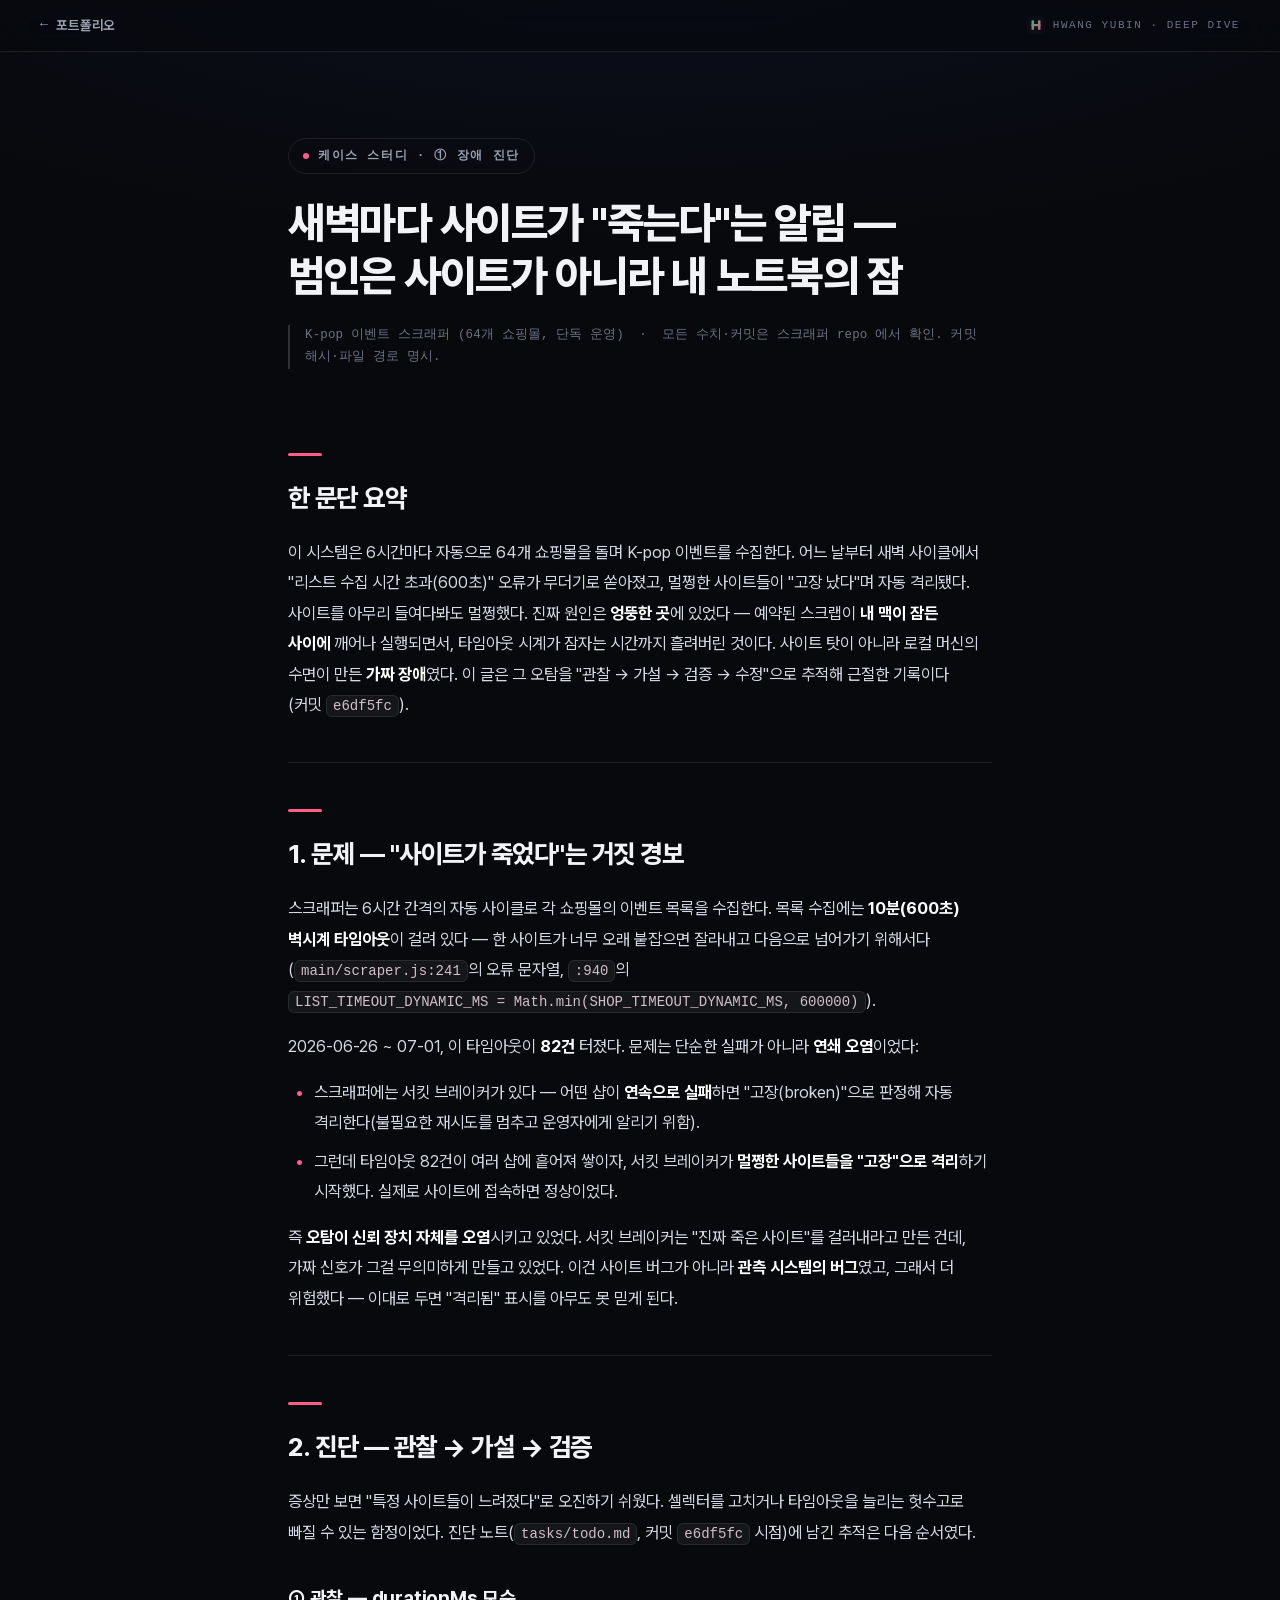
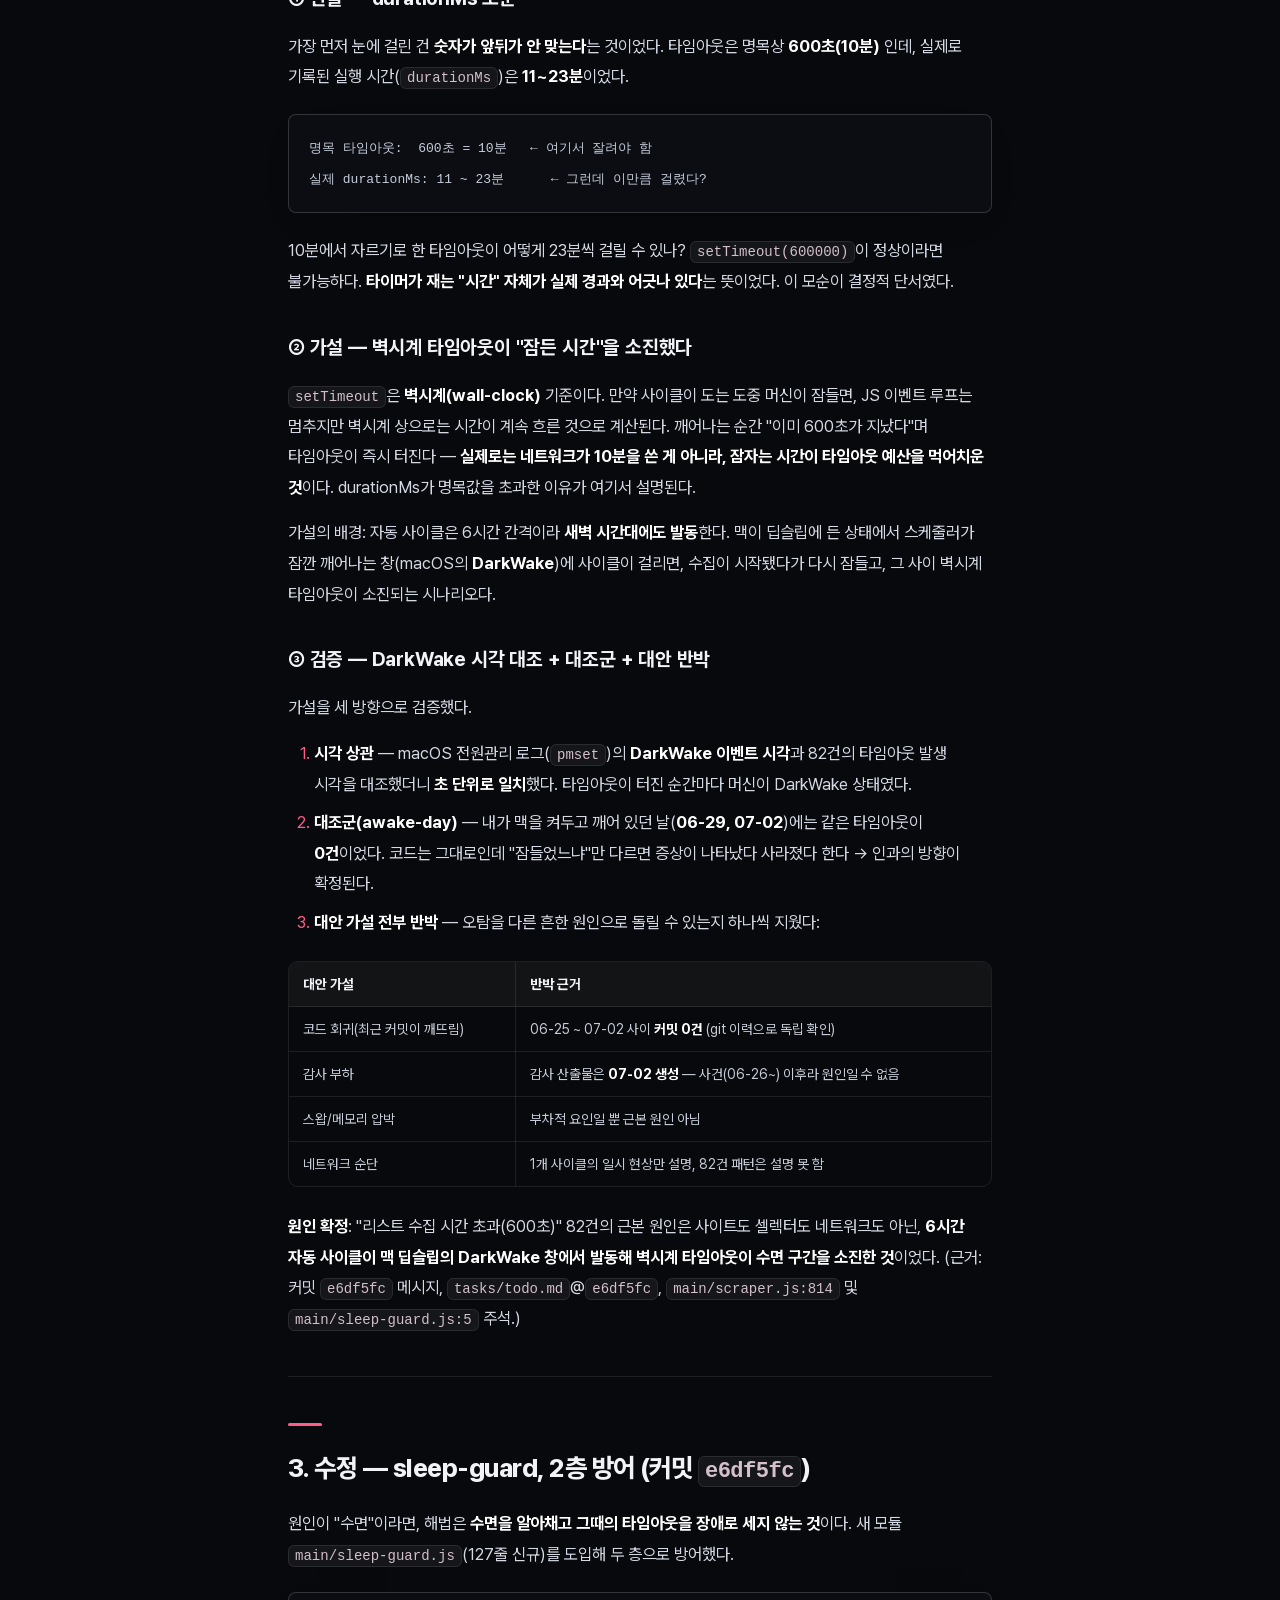
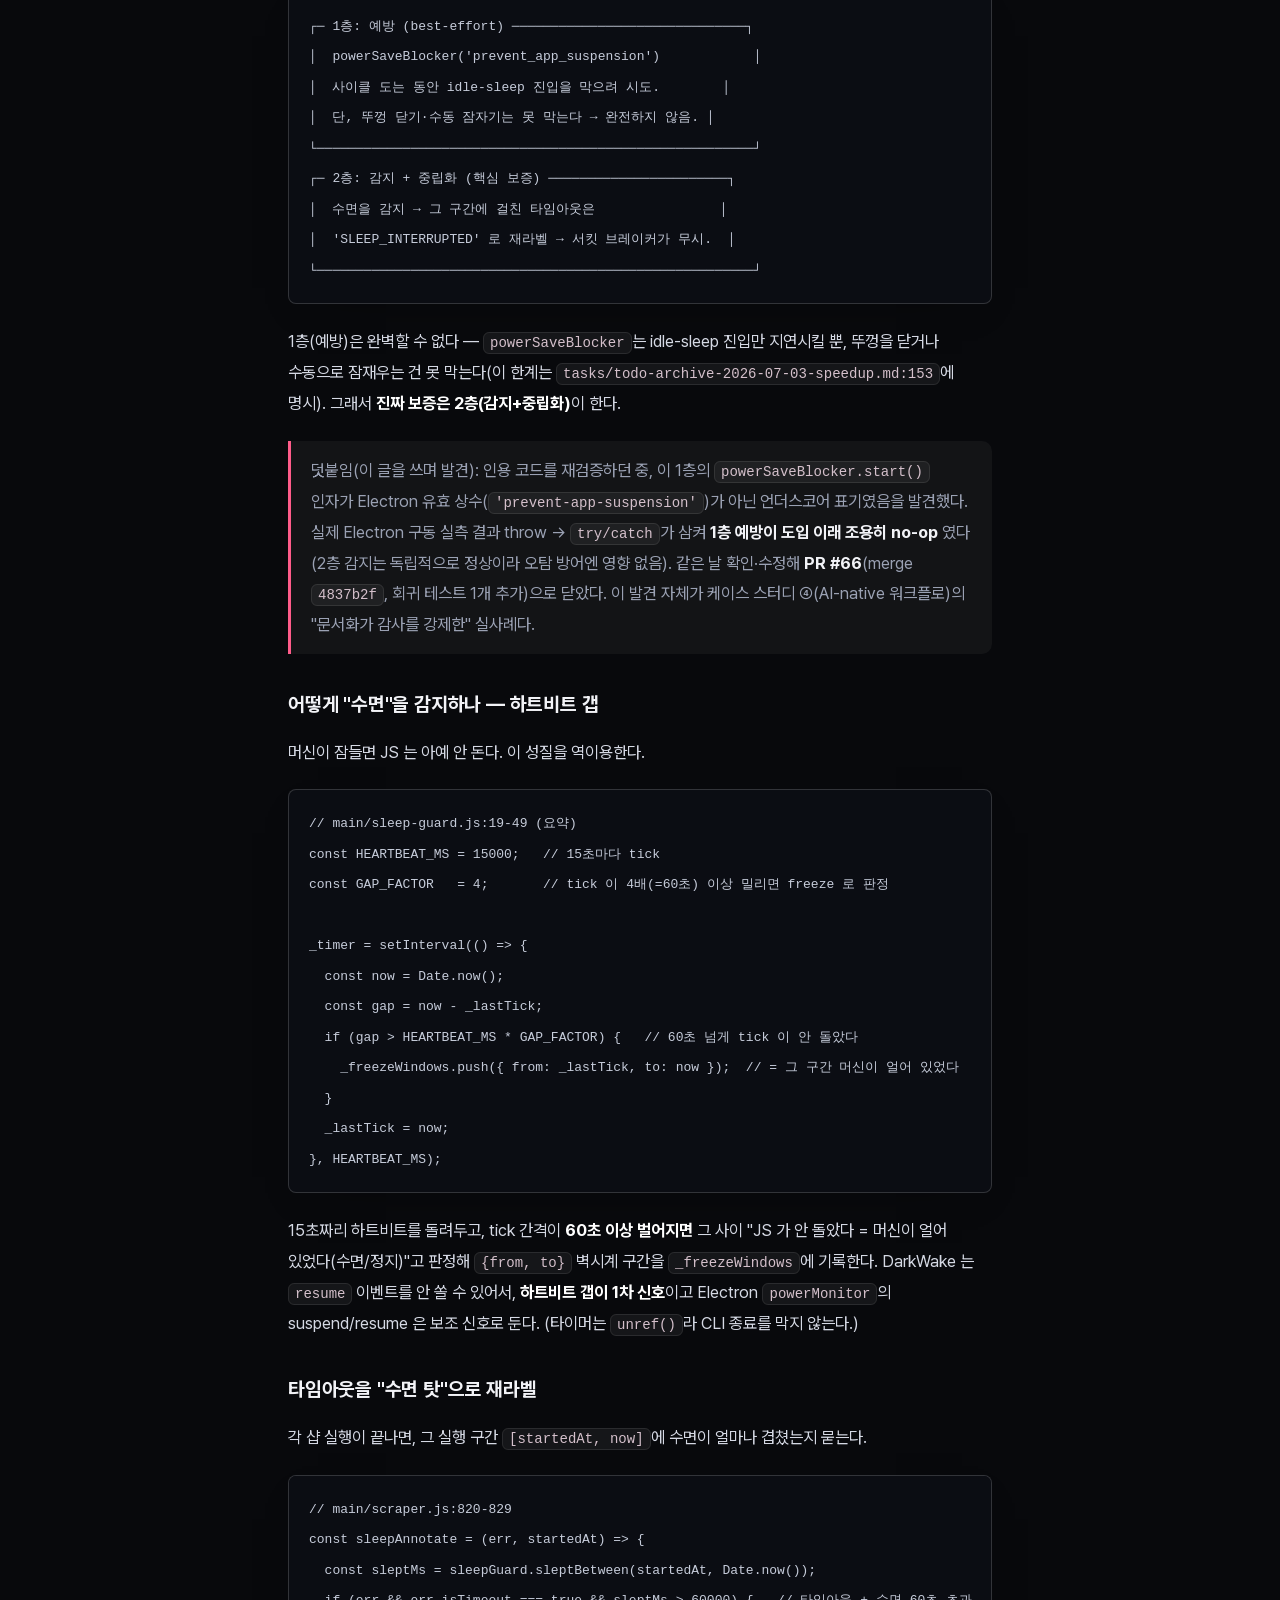
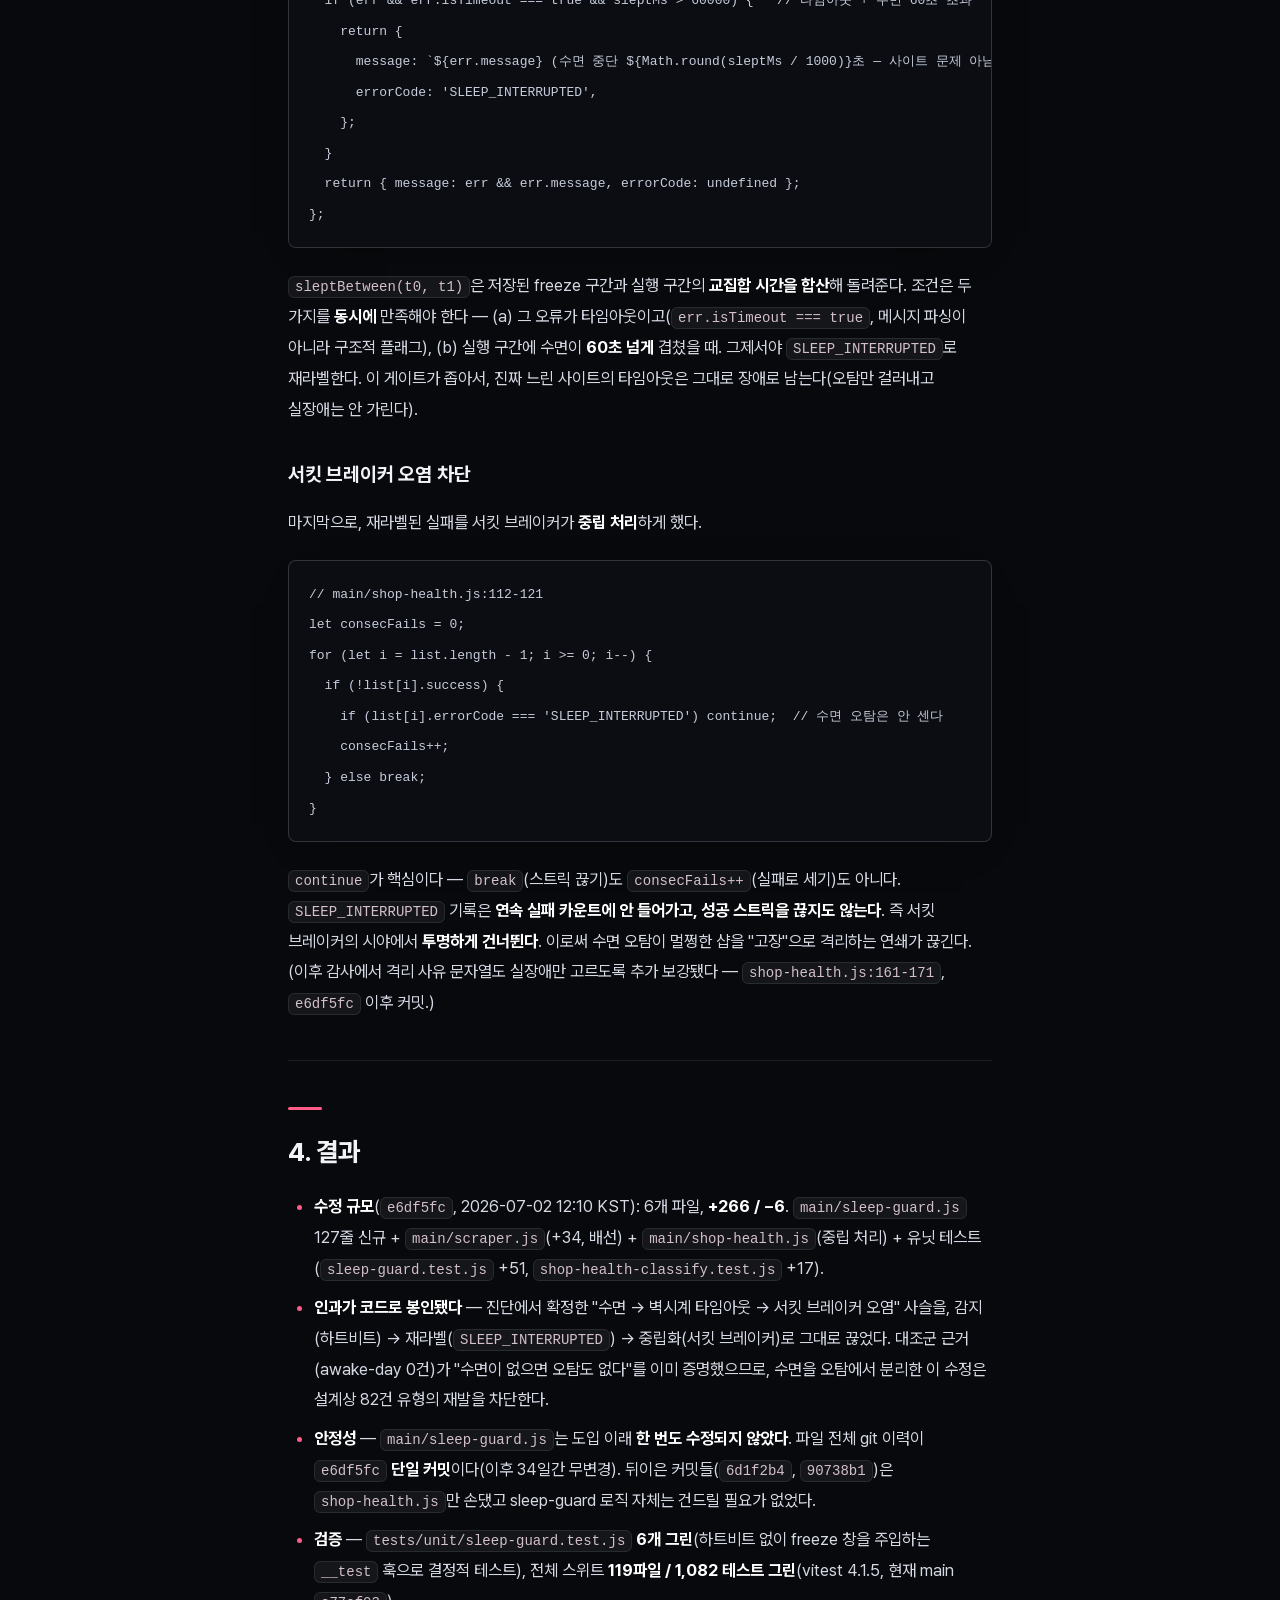
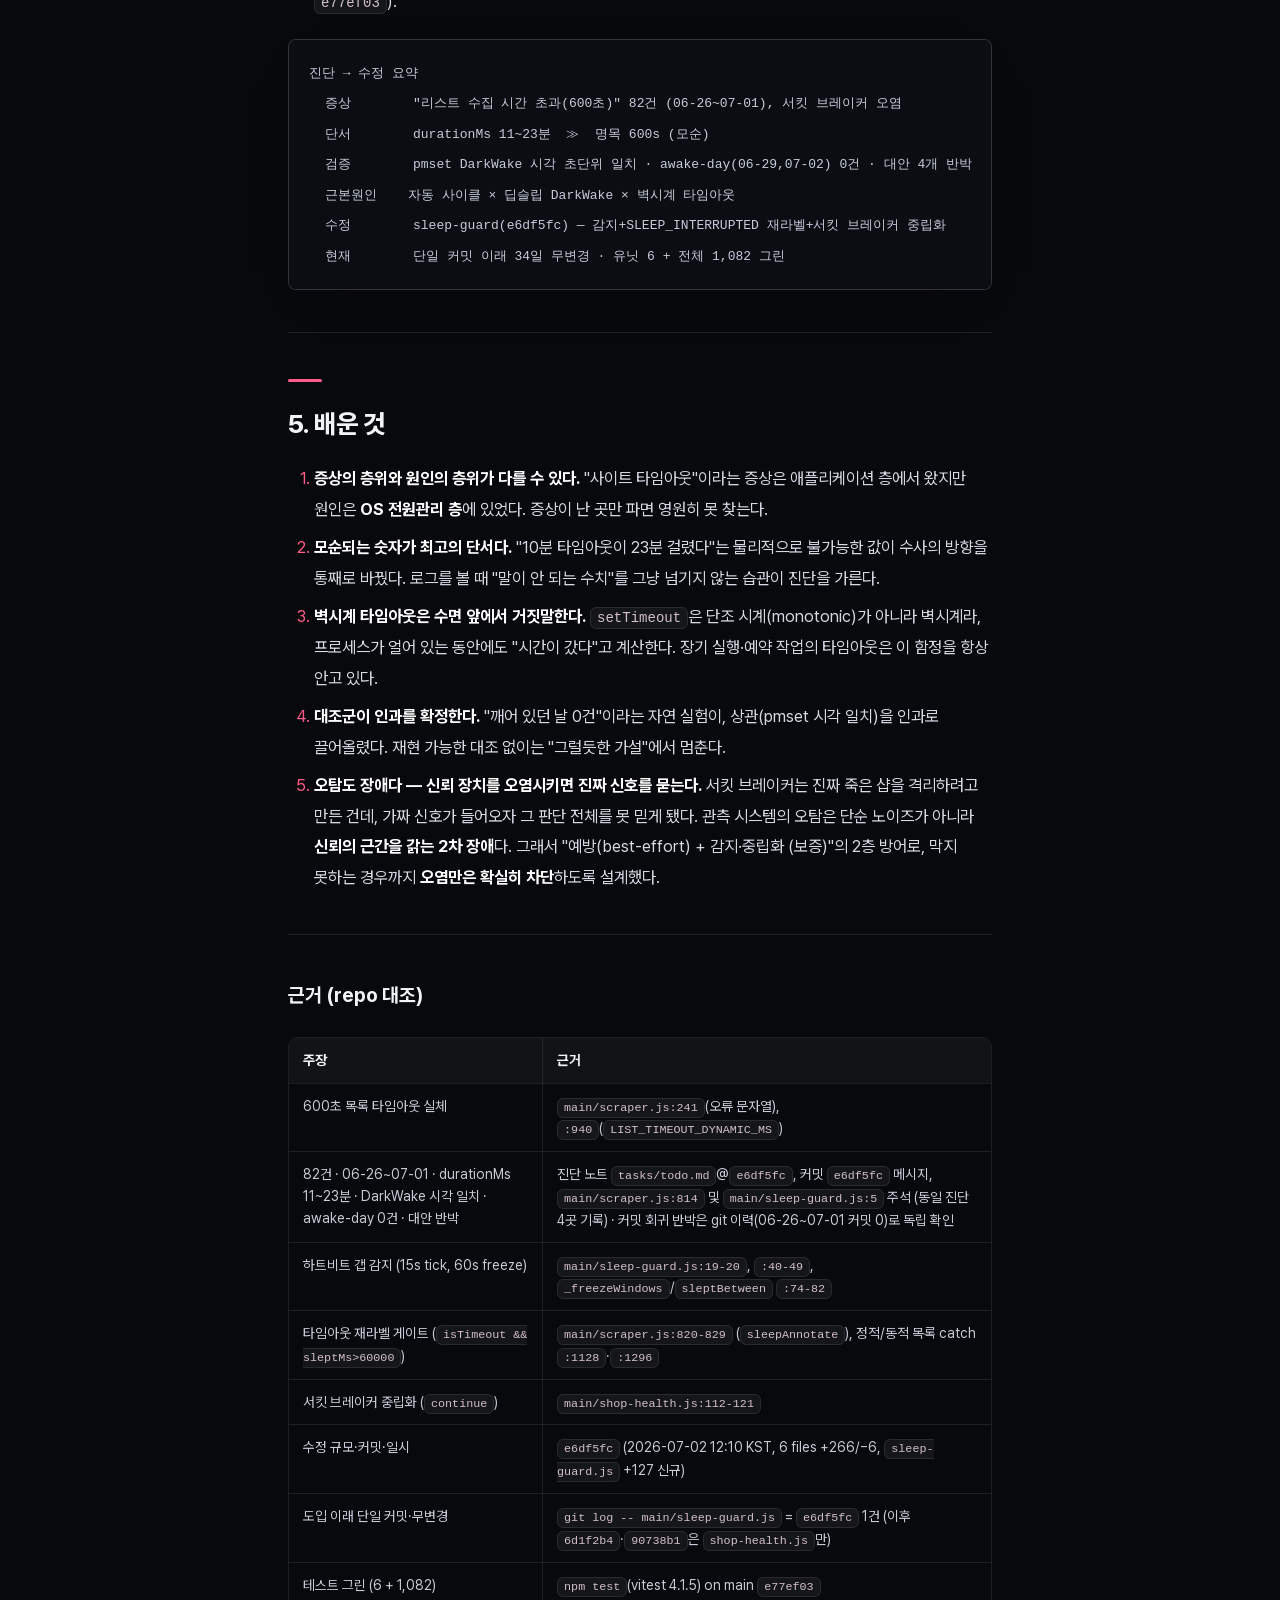
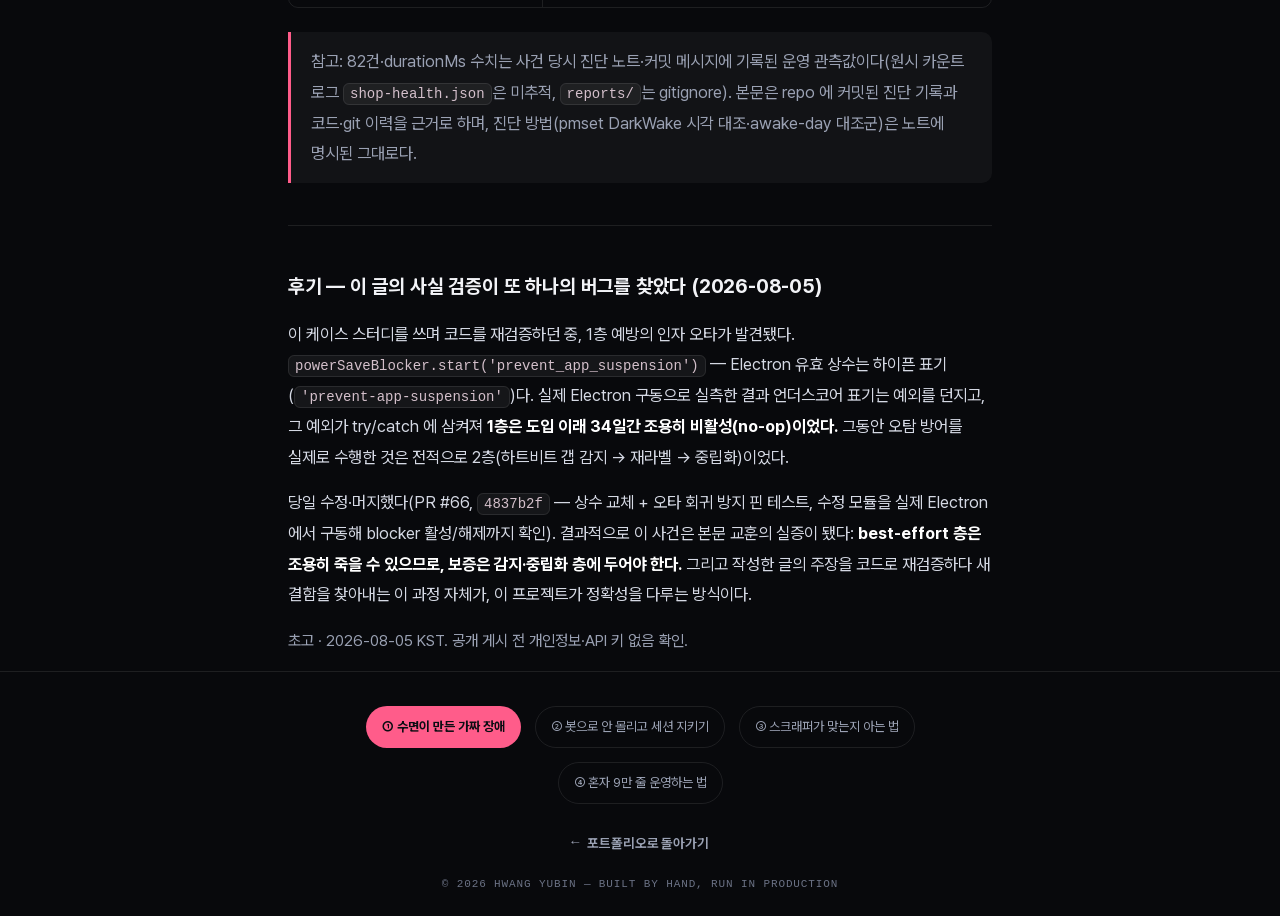
<file: case-studies/01-sleep-guard-장애진단.html>
<!DOCTYPE html>
<html lang="ko">
<head>
<meta charset="UTF-8">
<meta name="viewport" content="width=device-width, initial-scale=1.0">
<title>새벽마다 사이트가 "죽는다"는 알림 — 범인은 사이트가 아니라 내 노트북의 잠 — 황유빈 케이스 스터디</title>
<meta name="description" content="새벽마다 사이트가 "죽는다"는 알림 — 범인은 사이트가 아니라 내 노트북의 잠 — K-pop 이벤트 스크래퍼 케이스 스터디. 모든 수치·커밋은 저장소에서 재확인.">
<link rel="icon" type="image/svg+xml" href="../assets/favicon.svg">
<link rel="stylesheet" href="case.css">
</head>
<body>
<div class="rail" aria-hidden="true"></div>
<div class="topbar">
  <a class="back" href="../index.html#deep-dives"><span class="ar">←</span> 포트폴리오</a>
  <span class="brand"><img src="../assets/favicon.svg" alt="">HWANG YUBIN · DEEP DIVE</span>
</div>

<header class="cs-head"><div class="wrap">
  <div class="cs-kicker">케이스 스터디 · ① 장애 진단</div>
  <h1>새벽마다 사이트가 "죽는다"는 알림 — 범인은 사이트가 아니라 내 노트북의 잠</h1>
  <p class="cs-prov">K-pop 이벤트 스크래퍼 (64개 쇼핑몰, 단독 운영)&nbsp;&nbsp;·&nbsp;&nbsp;모든 수치·커밋은 스크래퍼 repo 에서 확인. 커밋 해시·파일 경로 명시.</p>
</div></header>

<main><article class="wrap">
<h2>한 문단 요약</h2>
<p>이 시스템은 6시간마다 자동으로 64개 쇼핑몰을 돌며 K-pop 이벤트를 수집한다. 어느 날부터 새벽 사이클에서 "리스트 수집 시간 초과(600초)" 오류가 무더기로 쏟아졌고, 멀쩡한 사이트들이 "고장 났다"며 자동 격리됐다. 사이트를 아무리 들여다봐도 멀쩡했다. 진짜 원인은 <strong>엉뚱한 곳</strong>에 있었다 — 예약된 스크랩이 <strong>내 맥이 잠든 사이에</strong> 깨어나 실행되면서, 타임아웃 시계가 잠자는 시간까지 흘려버린 것이다. 사이트 탓이 아니라 로컬 머신의 수면이 만든 <strong>가짜 장애</strong>였다. 이 글은 그 오탐을 "관찰 → 가설 → 검증 → 수정"으로 추적해 근절한 기록이다(커밋 <code>e6df5fc</code>).</p>
<hr>
<h2>1. 문제 — "사이트가 죽었다"는 거짓 경보</h2>
<p>스크래퍼는 6시간 간격의 자동 사이클로 각 쇼핑몰의 이벤트 목록을 수집한다. 목록 수집에는 <strong>10분(600초) 벽시계 타임아웃</strong>이 걸려 있다 — 한 사이트가 너무 오래 붙잡으면 잘라내고 다음으로 넘어가기 위해서다 (<code>main/scraper.js:241</code>의 오류 문자열, <code>:940</code>의 <code>LIST_TIMEOUT_DYNAMIC_MS = Math.min(SHOP_TIMEOUT_DYNAMIC_MS, 600000)</code>).</p>
<p>2026-06-26 ~ 07-01, 이 타임아웃이 <strong>82건</strong> 터졌다. 문제는 단순한 실패가 아니라 <strong>연쇄 오염</strong>이었다:</p>
<ul><li>스크래퍼에는 서킷 브레이커가 있다 — 어떤 샵이 <strong>연속으로 실패</strong>하면 "고장(broken)"으로 판정해 자동 격리한다(불필요한 재시도를 멈추고 운영자에게 알리기 위함).</li><li>그런데 타임아웃 82건이 여러 샵에 흩어져 쌓이자, 서킷 브레이커가 <strong>멀쩡한 사이트들을 "고장"으로 격리</strong>하기 시작했다. 실제로 사이트에 접속하면 정상이었다.</li></ul>
<p>즉 <strong>오탐이 신뢰 장치 자체를 오염</strong>시키고 있었다. 서킷 브레이커는 "진짜 죽은 사이트"를 걸러내라고 만든 건데, 가짜 신호가 그걸 무의미하게 만들고 있었다. 이건 사이트 버그가 아니라 <strong>관측 시스템의 버그</strong>였고, 그래서 더 위험했다 — 이대로 두면 "격리됨" 표시를 아무도 못 믿게 된다.</p>
<hr>
<h2>2. 진단 — 관찰 → 가설 → 검증</h2>
<p>증상만 보면 "특정 사이트들이 느려졌다"로 오진하기 쉬웠다. 셀렉터를 고치거나 타임아웃을 늘리는 헛수고로 빠질 수 있는 함정이었다. 진단 노트(<code>tasks/todo.md</code>, 커밋 <code>e6df5fc</code> 시점)에 남긴 추적은 다음 순서였다.</p>
<h3>① 관찰 — durationMs 모순</h3>
<p>가장 먼저 눈에 걸린 건 <strong>숫자가 앞뒤가 안 맞는다</strong>는 것이었다. 타임아웃은 명목상 <strong>600초(10분)</strong> 인데, 실제로 기록된 실행 시간(<code>durationMs</code>)은 <strong>11~23분</strong>이었다.</p>
<pre class="code"><code>명목 타임아웃:  600초 = 10분   ← 여기서 잘려야 함
실제 durationMs: 11 ~ 23분      ← 그런데 이만큼 걸렸다?</code></pre>
<p>10분에서 자르기로 한 타임아웃이 어떻게 23분씩 걸릴 수 있나? <code>setTimeout(600000)</code>이 정상이라면 불가능하다. <strong>타이머가 재는 "시간" 자체가 실제 경과와 어긋나 있다</strong>는 뜻이었다. 이 모순이 결정적 단서였다.</p>
<h3>② 가설 — 벽시계 타임아웃이 "잠든 시간"을 소진했다</h3>
<p><code>setTimeout</code>은 <strong>벽시계(wall-clock)</strong> 기준이다. 만약 사이클이 도는 도중 머신이 잠들면, JS 이벤트 루프는 멈추지만 벽시계 상으로는 시간이 계속 흐른 것으로 계산된다. 깨어나는 순간 "이미 600초가 지났다"며 타임아웃이 즉시 터진다 — <strong>실제로는 네트워크가 10분을 쓴 게 아니라, 잠자는 시간이 타임아웃 예산을 먹어치운 것</strong>이다. durationMs가 명목값을 초과한 이유가 여기서 설명된다.</p>
<p>가설의 배경: 자동 사이클은 6시간 간격이라 <strong>새벽 시간대에도 발동</strong>한다. 맥이 딥슬립에 든 상태에서 스케줄러가 잠깐 깨어나는 창(macOS의 <strong>DarkWake</strong>)에 사이클이 걸리면, 수집이 시작됐다가 다시 잠들고, 그 사이 벽시계 타임아웃이 소진되는 시나리오다.</p>
<h3>③ 검증 — DarkWake 시각 대조 + 대조군 + 대안 반박</h3>
<p>가설을 세 방향으로 검증했다.</p>
<ol><li><strong>시각 상관</strong> — macOS 전원관리 로그(<code>pmset</code>)의 <strong>DarkWake 이벤트 시각</strong>과 82건의 타임아웃 발생 시각을 대조했더니 <strong>초 단위로 일치</strong>했다. 타임아웃이 터진 순간마다 머신이 DarkWake 상태였다.</li><li><strong>대조군(awake-day)</strong> — 내가 맥을 켜두고 깨어 있던 날(<strong>06-29, 07-02</strong>)에는 같은 타임아웃이 <strong>0건</strong>이었다. 코드는 그대로인데 "잠들었느냐"만 다르면 증상이 나타났다 사라졌다 한다 → 인과의 방향이 확정된다.</li><li><strong>대안 가설 전부 반박</strong> — 오탐을 다른 흔한 원인으로 돌릴 수 있는지 하나씩 지웠다:</li></ol>
<div class="tbl"><table><thead><tr><th>대안 가설</th><th>반박 근거</th></tr></thead><tbody><tr><td>코드 회귀(최근 커밋이 깨뜨림)</td><td>06-25 ~ 07-02 사이 <strong>커밋 0건</strong> (git 이력으로 독립 확인)</td></tr><tr><td>감사 부하</td><td>감사 산출물은 <strong>07-02 생성</strong> — 사건(06-26~) 이후라 원인일 수 없음</td></tr><tr><td>스왑/메모리 압박</td><td>부차적 요인일 뿐 근본 원인 아님</td></tr><tr><td>네트워크 순단</td><td>1개 사이클의 일시 현상만 설명, 82건 패턴은 설명 못 함</td></tr></tbody></table></div>
<p><strong>원인 확정</strong>: "리스트 수집 시간 초과(600초)" 82건의 근본 원인은 사이트도 셀렉터도 네트워크도 아닌, <strong>6시간 자동 사이클이 맥 딥슬립의 DarkWake 창에서 발동해 벽시계 타임아웃이 수면 구간을 소진한 것</strong>이었다. (근거: 커밋 <code>e6df5fc</code> 메시지, <code>tasks/todo.md</code>@<code>e6df5fc</code>, <code>main/scraper.js:814</code> 및 <code>main/sleep-guard.js:5</code> 주석.)</p>
<hr>
<h2>3. 수정 — sleep-guard, 2층 방어 (커밋 <code>e6df5fc</code>)</h2>
<p>원인이 "수면"이라면, 해법은 <strong>수면을 알아채고 그때의 타임아웃을 장애로 세지 않는 것</strong>이다. 새 모듈 <code>main/sleep-guard.js</code>(127줄 신규)를 도입해 두 층으로 방어했다.</p>
<pre class="code"><code>┌─ 1층: 예방 (best-effort) ──────────────────────────────┐
│  powerSaveBlocker('prevent_app_suspension')            │
│  사이클 도는 동안 idle-sleep 진입을 막으려 시도.        │
│  단, 뚜껑 닫기·수동 잠자기는 못 막는다 → 완전하지 않음. │
└────────────────────────────────────────────────────────┘
┌─ 2층: 감지 + 중립화 (핵심 보증) ───────────────────────┐
│  수면을 감지 → 그 구간에 걸친 타임아웃은                │
│  'SLEEP_INTERRUPTED' 로 재라벨 → 서킷 브레이커가 무시.  │
└────────────────────────────────────────────────────────┘</code></pre>
<p>1층(예방)은 완벽할 수 없다 — <code>powerSaveBlocker</code>는 idle-sleep 진입만 지연시킬 뿐, 뚜껑을 닫거나 수동으로 잠재우는 건 못 막는다(이 한계는 <code>tasks/todo-archive-2026-07-03-speedup.md:153</code>에 명시). 그래서 <strong>진짜 보증은 2층(감지+중립화)</strong>이 한다.</p>
<blockquote>덧붙임(이 글을 쓰며 발견): 인용 코드를 재검증하던 중, 이 1층의 <code>powerSaveBlocker.start()</code> 인자가 Electron 유효 상수(<code>'prevent-app-suspension'</code>)가 아닌 언더스코어 표기였음을 발견했다. 실제 Electron 구동 실측 결과 throw → <code>try/catch</code>가 삼켜 <strong>1층 예방이 도입 이래 조용히 no-op</strong> 였다(2층 감지는 독립적으로 정상이라 오탐 방어엔 영향 없음). 같은 날 확인·수정해 <strong>PR #66</strong>(merge <code>4837b2f</code>, 회귀 테스트 1개 추가)으로 닫았다. 이 발견 자체가 케이스 스터디 ④(AI-native 워크플로)의 "문서화가 감사를 강제한" 실사례다.</blockquote>
<h3>어떻게 "수면"을 감지하나 — 하트비트 갭</h3>
<p>머신이 잠들면 JS 는 아예 안 돈다. 이 성질을 역이용한다.</p>
<pre class="code"><code>// main/sleep-guard.js:19-49 (요약)
const HEARTBEAT_MS = 15000;   // 15초마다 tick
const GAP_FACTOR   = 4;       // tick 이 4배(=60초) 이상 밀리면 freeze 로 판정

_timer = setInterval(() =&gt; {
  const now = Date.now();
  const gap = now - _lastTick;
  if (gap &gt; HEARTBEAT_MS * GAP_FACTOR) {   // 60초 넘게 tick 이 안 돌았다
    _freezeWindows.push({ from: _lastTick, to: now });  // = 그 구간 머신이 얼어 있었다
  }
  _lastTick = now;
}, HEARTBEAT_MS);</code></pre>
<p>15초짜리 하트비트를 돌려두고, tick 간격이 <strong>60초 이상 벌어지면</strong> 그 사이 "JS 가 안 돌았다 = 머신이 얼어 있었다(수면/정지)"고 판정해 <code>{from, to}</code> 벽시계 구간을 <code>_freezeWindows</code>에 기록한다. DarkWake 는 <code>resume</code> 이벤트를 안 쏠 수 있어서, <strong>하트비트 갭이 1차 신호</strong>이고 Electron <code>powerMonitor</code>의 suspend/resume 은 보조 신호로 둔다. (타이머는 <code>unref()</code>라 CLI 종료를 막지 않는다.)</p>
<h3>타임아웃을 "수면 탓"으로 재라벨</h3>
<p>각 샵 실행이 끝나면, 그 실행 구간 <code>[startedAt, now]</code>에 수면이 얼마나 겹쳤는지 묻는다.</p>
<pre class="code"><code>// main/scraper.js:820-829
const sleepAnnotate = (err, startedAt) =&gt; {
  const sleptMs = sleepGuard.sleptBetween(startedAt, Date.now());
  if (err &amp;&amp; err.isTimeout === true &amp;&amp; sleptMs &gt; 60000) {   // 타임아웃 + 수면 60초 초과
    return {
      message: `${err.message} (수면 중단 ${Math.round(sleptMs / 1000)}초 — 사이트 문제 아님)`,
      errorCode: 'SLEEP_INTERRUPTED',
    };
  }
  return { message: err &amp;&amp; err.message, errorCode: undefined };
};</code></pre>
<p><code>sleptBetween(t0, t1)</code>은 저장된 freeze 구간과 실행 구간의 <strong>교집합 시간을 합산</strong>해 돌려준다. 조건은 두 가지를 <strong>동시에</strong> 만족해야 한다 — (a) 그 오류가 타임아웃이고(<code>err.isTimeout === true</code>, 메시지 파싱이 아니라 구조적 플래그), (b) 실행 구간에 수면이 <strong>60초 넘게</strong> 겹쳤을 때. 그제서야 <code>SLEEP_INTERRUPTED</code>로 재라벨한다. 이 게이트가 좁아서, 진짜 느린 사이트의 타임아웃은 그대로 장애로 남는다(오탐만 걸러내고 실장애는 안 가린다).</p>
<h3>서킷 브레이커 오염 차단</h3>
<p>마지막으로, 재라벨된 실패를 서킷 브레이커가 <strong>중립 처리</strong>하게 했다.</p>
<pre class="code"><code>// main/shop-health.js:112-121
let consecFails = 0;
for (let i = list.length - 1; i &gt;= 0; i--) {
  if (!list[i].success) {
    if (list[i].errorCode === 'SLEEP_INTERRUPTED') continue;  // 수면 오탐은 안 센다
    consecFails++;
  } else break;
}</code></pre>
<p><code>continue</code>가 핵심이다 — <code>break</code>(스트릭 끊기)도 <code>consecFails++</code>(실패로 세기)도 아니다. <code>SLEEP_INTERRUPTED</code> 기록은 <strong>연속 실패 카운트에 안 들어가고, 성공 스트릭을 끊지도 않는다</strong>. 즉 서킷 브레이커의 시야에서 <strong>투명하게 건너뛴다</strong>. 이로써 수면 오탐이 멀쩡한 샵을 "고장"으로 격리하는 연쇄가 끊긴다. (이후 감사에서 격리 사유 문자열도 실장애만 고르도록 추가 보강됐다 — <code>shop-health.js:161-171</code>, <code>e6df5fc</code> 이후 커밋.)</p>
<hr>
<h2>4. 결과</h2>
<ul><li><strong>수정 규모</strong>(<code>e6df5fc</code>, 2026-07-02 12:10 KST): 6개 파일, <strong>+266 / −6</strong>. <code>main/sleep-guard.js</code> 127줄 신규 + <code>main/scraper.js</code>(+34, 배선) + <code>main/shop-health.js</code>(중립 처리) + 유닛 테스트 (<code>sleep-guard.test.js</code> +51, <code>shop-health-classify.test.js</code> +17).</li><li><strong>인과가 코드로 봉인됐다</strong> — 진단에서 확정한 "수면 → 벽시계 타임아웃 → 서킷 브레이커 오염" 사슬을, 감지(하트비트) → 재라벨(<code>SLEEP_INTERRUPTED</code>) → 중립화(서킷 브레이커)로 그대로 끊었다. 대조군 근거(awake-day 0건)가 "수면이 없으면 오탐도 없다"를 이미 증명했으므로, 수면을 오탐에서 분리한 이 수정은 설계상 82건 유형의 재발을 차단한다.</li><li><strong>안정성</strong> — <code>main/sleep-guard.js</code>는 도입 이래 <strong>한 번도 수정되지 않았다</strong>. 파일 전체 git 이력이 <code>e6df5fc</code> <strong>단일 커밋</strong>이다(이후 34일간 무변경). 뒤이은 커밋들(<code>6d1f2b4</code>, <code>90738b1</code>)은 <code>shop-health.js</code>만 손댔고 sleep-guard 로직 자체는 건드릴 필요가 없었다.</li><li><strong>검증</strong> — <code>tests/unit/sleep-guard.test.js</code> <strong>6개 그린</strong>(하트비트 없이 freeze 창을 주입하는 <code>__test</code> 훅으로 결정적 테스트), 전체 스위트 <strong>119파일 / 1,082 테스트 그린</strong>(vitest 4.1.5, 현재 main <code>e77ef03</code>).</li></ul>
<pre class="code"><code>진단 → 수정 요약
  증상        "리스트 수집 시간 초과(600초)" 82건 (06-26~07-01), 서킷 브레이커 오염
  단서        durationMs 11~23분  ≫  명목 600s (모순)
  검증        pmset DarkWake 시각 초단위 일치 · awake-day(06-29,07-02) 0건 · 대안 4개 반박
  근본원인    자동 사이클 × 딥슬립 DarkWake × 벽시계 타임아웃
  수정        sleep-guard(e6df5fc) — 감지+SLEEP_INTERRUPTED 재라벨+서킷 브레이커 중립화
  현재        단일 커밋 이래 34일 무변경 · 유닛 6 + 전체 1,082 그린</code></pre>
<hr>
<h2>5. 배운 것</h2>
<ol><li><strong>증상의 층위와 원인의 층위가 다를 수 있다.</strong> "사이트 타임아웃"이라는 증상은 애플리케이션 층에서 왔지만 원인은 <strong>OS 전원관리 층</strong>에 있었다. 증상이 난 곳만 파면 영원히 못 찾는다.</li><li><strong>모순되는 숫자가 최고의 단서다.</strong> "10분 타임아웃이 23분 걸렸다"는 물리적으로 불가능한 값이 수사의 방향을 통째로 바꿨다. 로그를 볼 때 "말이 안 되는 수치"를 그냥 넘기지 않는 습관이 진단을 가른다.</li><li><strong>벽시계 타임아웃은 수면 앞에서 거짓말한다.</strong> <code>setTimeout</code>은 단조 시계(monotonic)가 아니라 벽시계라, 프로세스가 얼어 있는 동안에도 "시간이 갔다"고 계산한다. 장기 실행·예약 작업의 타임아웃은 이 함정을 항상 안고 있다.</li><li><strong>대조군이 인과를 확정한다.</strong> "깨어 있던 날 0건"이라는 자연 실험이, 상관(pmset 시각 일치)을 인과로 끌어올렸다. 재현 가능한 대조 없이는 "그럴듯한 가설"에서 멈춘다.</li><li><strong>오탐도 장애다 — 신뢰 장치를 오염시키면 진짜 신호를 묻는다.</strong> 서킷 브레이커는 진짜 죽은 샵을 격리하려고 만든 건데, 가짜 신호가 들어오자 그 판단 전체를 못 믿게 됐다. 관측 시스템의 오탐은 단순 노이즈가 아니라 <strong>신뢰의 근간을 갉는 2차 장애</strong>다. 그래서 "예방(best-effort) + 감지·중립화 (보증)"의 2층 방어로, 막지 못하는 경우까지 <strong>오염만은 확실히 차단</strong>하도록 설계했다.</li></ol>
<hr>
<h3>근거 (repo 대조)</h3>
<div class="tbl"><table><thead><tr><th>주장</th><th>근거</th></tr></thead><tbody><tr><td>600초 목록 타임아웃 실체</td><td><code>main/scraper.js:241</code>(오류 문자열), <code>:940</code>(<code>LIST_TIMEOUT_DYNAMIC_MS</code>)</td></tr><tr><td>82건 · 06-26~07-01 · durationMs 11~23분 · DarkWake 시각 일치 · awake-day 0건 · 대안 반박</td><td>진단 노트 <code>tasks/todo.md</code>@<code>e6df5fc</code>, 커밋 <code>e6df5fc</code> 메시지, <code>main/scraper.js:814</code> 및 <code>main/sleep-guard.js:5</code> 주석 (동일 진단 4곳 기록) · 커밋 회귀 반박은 git 이력(06-26~07-01 커밋 0)로 독립 확인</td></tr><tr><td>하트비트 갭 감지 (15s tick, 60s freeze)</td><td><code>main/sleep-guard.js:19-20</code>, <code>:40-49</code>, <code>_freezeWindows</code>/<code>sleptBetween</code> <code>:74-82</code></td></tr><tr><td>타임아웃 재라벨 게이트 (<code>isTimeout &amp;&amp; sleptMs&gt;60000</code>)</td><td><code>main/scraper.js:820-829</code> (<code>sleepAnnotate</code>), 정적/동적 목록 catch <code>:1128</code>·<code>:1296</code></td></tr><tr><td>서킷 브레이커 중립화 (<code>continue</code>)</td><td><code>main/shop-health.js:112-121</code></td></tr><tr><td>수정 규모·커밋·일시</td><td><code>e6df5fc</code> (2026-07-02 12:10 KST, 6 files +266/−6, <code>sleep-guard.js</code> +127 신규)</td></tr><tr><td>도입 이래 단일 커밋·무변경</td><td><code>git log -- main/sleep-guard.js</code> = <code>e6df5fc</code> 1건 (이후 <code>6d1f2b4</code>·<code>90738b1</code>은 <code>shop-health.js</code>만)</td></tr><tr><td>테스트 그린 (6 + 1,082)</td><td><code>npm test</code>(vitest 4.1.5) on main <code>e77ef03</code></td></tr></tbody></table></div>
<blockquote>참고: 82건·durationMs 수치는 사건 당시 진단 노트·커밋 메시지에 기록된 운영 관측값이다(원시 카운트 로그 <code>shop-health.json</code>은 미추적, <code>reports/</code>는 gitignore). 본문은 repo 에 커밋된 진단 기록과 코드·git 이력을 근거로 하며, 진단 방법(pmset DarkWake 시각 대조·awake-day 대조군)은 노트에 명시된 그대로다.</blockquote>
<hr>
<h3>후기 — 이 글의 사실 검증이 또 하나의 버그를 찾았다 (2026-08-05)</h3>
<p>이 케이스 스터디를 쓰며 코드를 재검증하던 중, 1층 예방의 인자 오타가 발견됐다. <code>powerSaveBlocker.start('prevent_app_suspension')</code> — Electron 유효 상수는 하이픈 표기(<code>'prevent-app-suspension'</code>)다. 실제 Electron 구동으로 실측한 결과 언더스코어 표기는 예외를 던지고, 그 예외가 try/catch 에 삼켜져 <strong>1층은 도입 이래 34일간 조용히 비활성(no-op)이었다.</strong> 그동안 오탐 방어를 실제로 수행한 것은 전적으로 2층(하트비트 갭 감지 → 재라벨 → 중립화)이었다.</p>
<p>당일 수정·머지했다(PR #66, <code>4837b2f</code> — 상수 교체 + 오타 회귀 방지 핀 테스트, 수정 모듈을 실제 Electron 에서 구동해 blocker 활성/해제까지 확인). 결과적으로 이 사건은 본문 교훈의 실증이 됐다: <strong>best-effort 층은 조용히 죽을 수 있으므로, 보증은 감지·중립화 층에 두어야 한다.</strong> 그리고 작성한 글의 주장을 코드로 재검증하다 새 결함을 찾아내는 이 과정 자체가, 이 프로젝트가 정확성을 다루는 방식이다.</p>
<p><em>초고 · 2026-08-05 KST. 공개 게시 전 개인정보·API 키 없음 확인.</em></p>
</article></main>

<footer>
  <div class="wrap">
    <nav class="nav-dives" aria-label="다른 케이스 스터디">
      <a href="#" aria-current="page">① 수면이 만든 가짜 장애</a>
      <a href="02-antibot-인증자동복구.html">② 봇으로 안 몰리고 세션 지키기</a>
      <a href="03-정확성감사-eval하네스.html">③ 스크래퍼가 맞는지 아는 법</a>
      <a href="04-ai-native-워크플로.html">④ 혼자 9만 줄 운영하는 법</a>
    </nav>
    <a class="back" href="../index.html#deep-dives"><span class="ar">←</span> 포트폴리오로 돌아가기</a>
    <p class="copy" style="margin-top:18px">© 2026 HWANG YUBIN — BUILT BY HAND, RUN IN PRODUCTION</p>
  </div>
</footer>

<script>
(function(){
  var rail=document.querySelector(".rail");
  addEventListener("scroll",function(){
    var h=document.documentElement;
    rail.style.width=(h.scrollTop/(h.scrollHeight-h.clientHeight)*100||0)+"%";
  },{passive:true});
})();
</script>
</body>
</html>
</file>
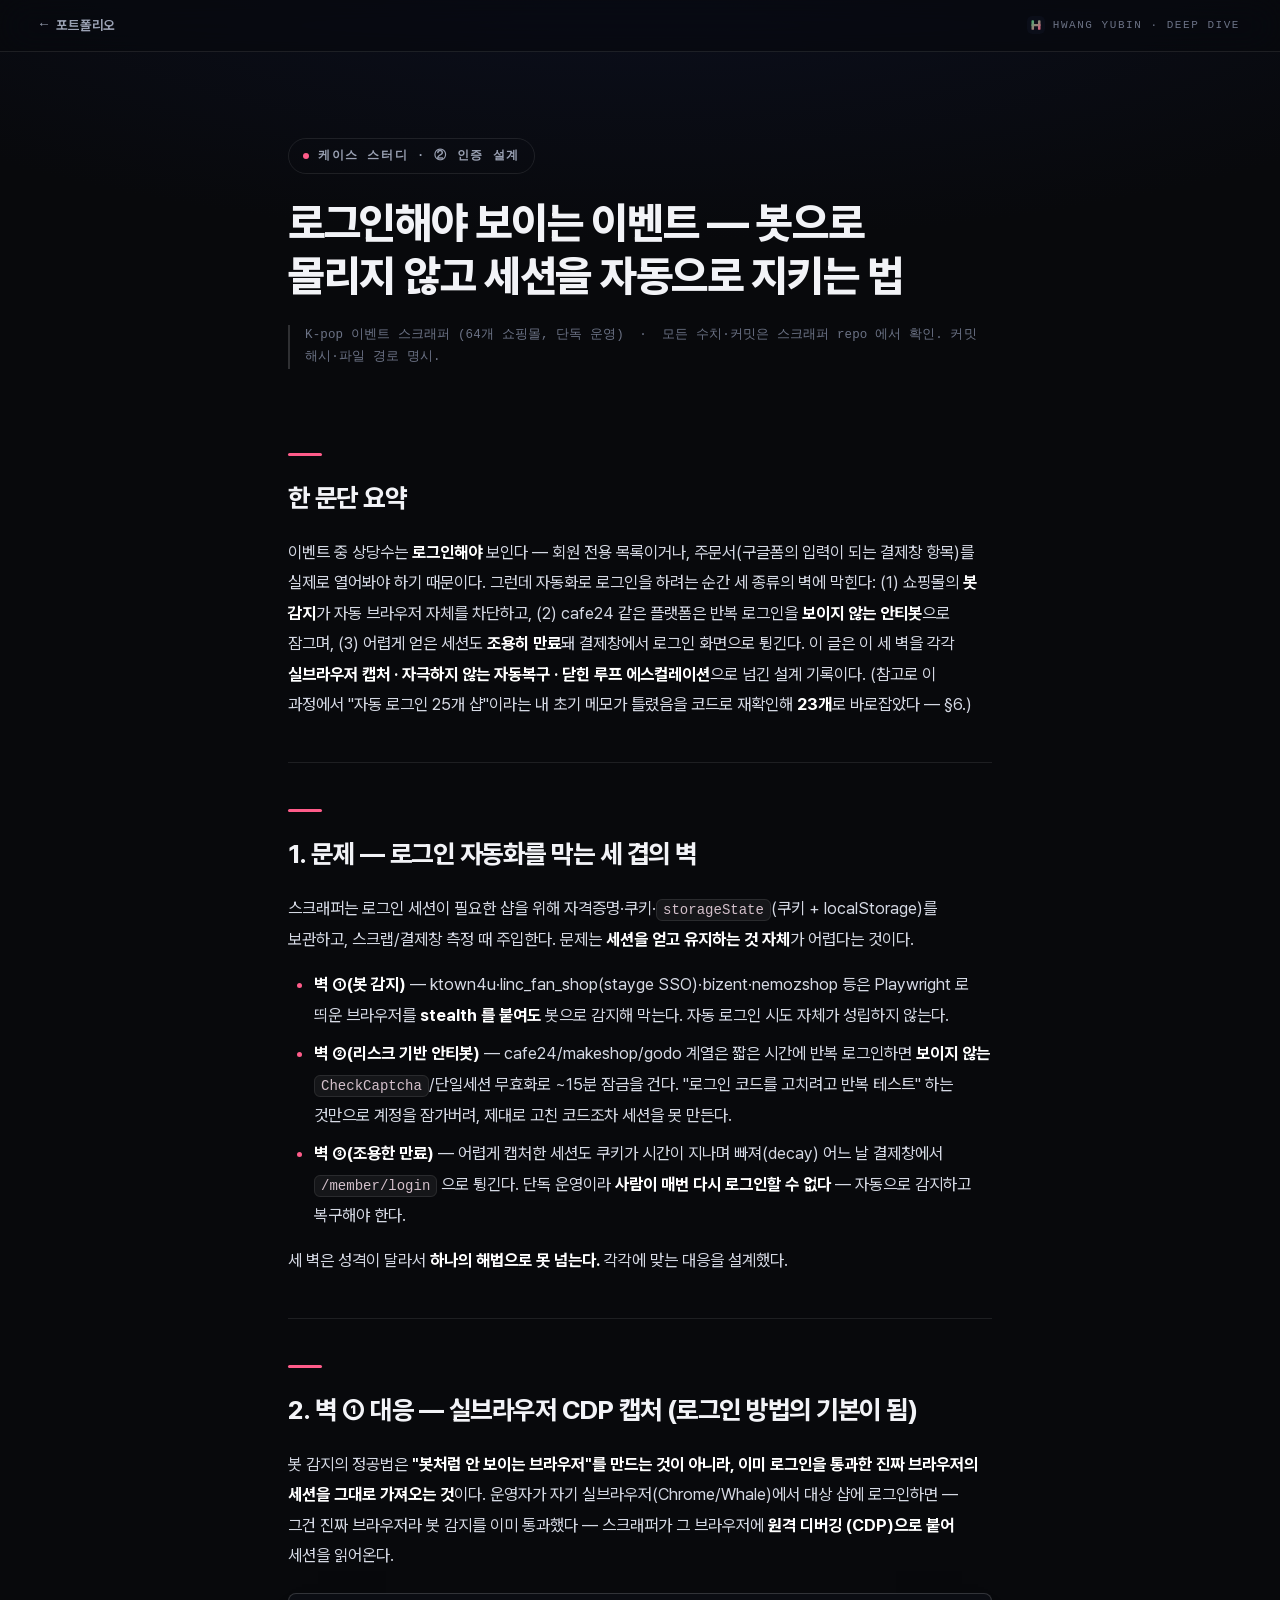
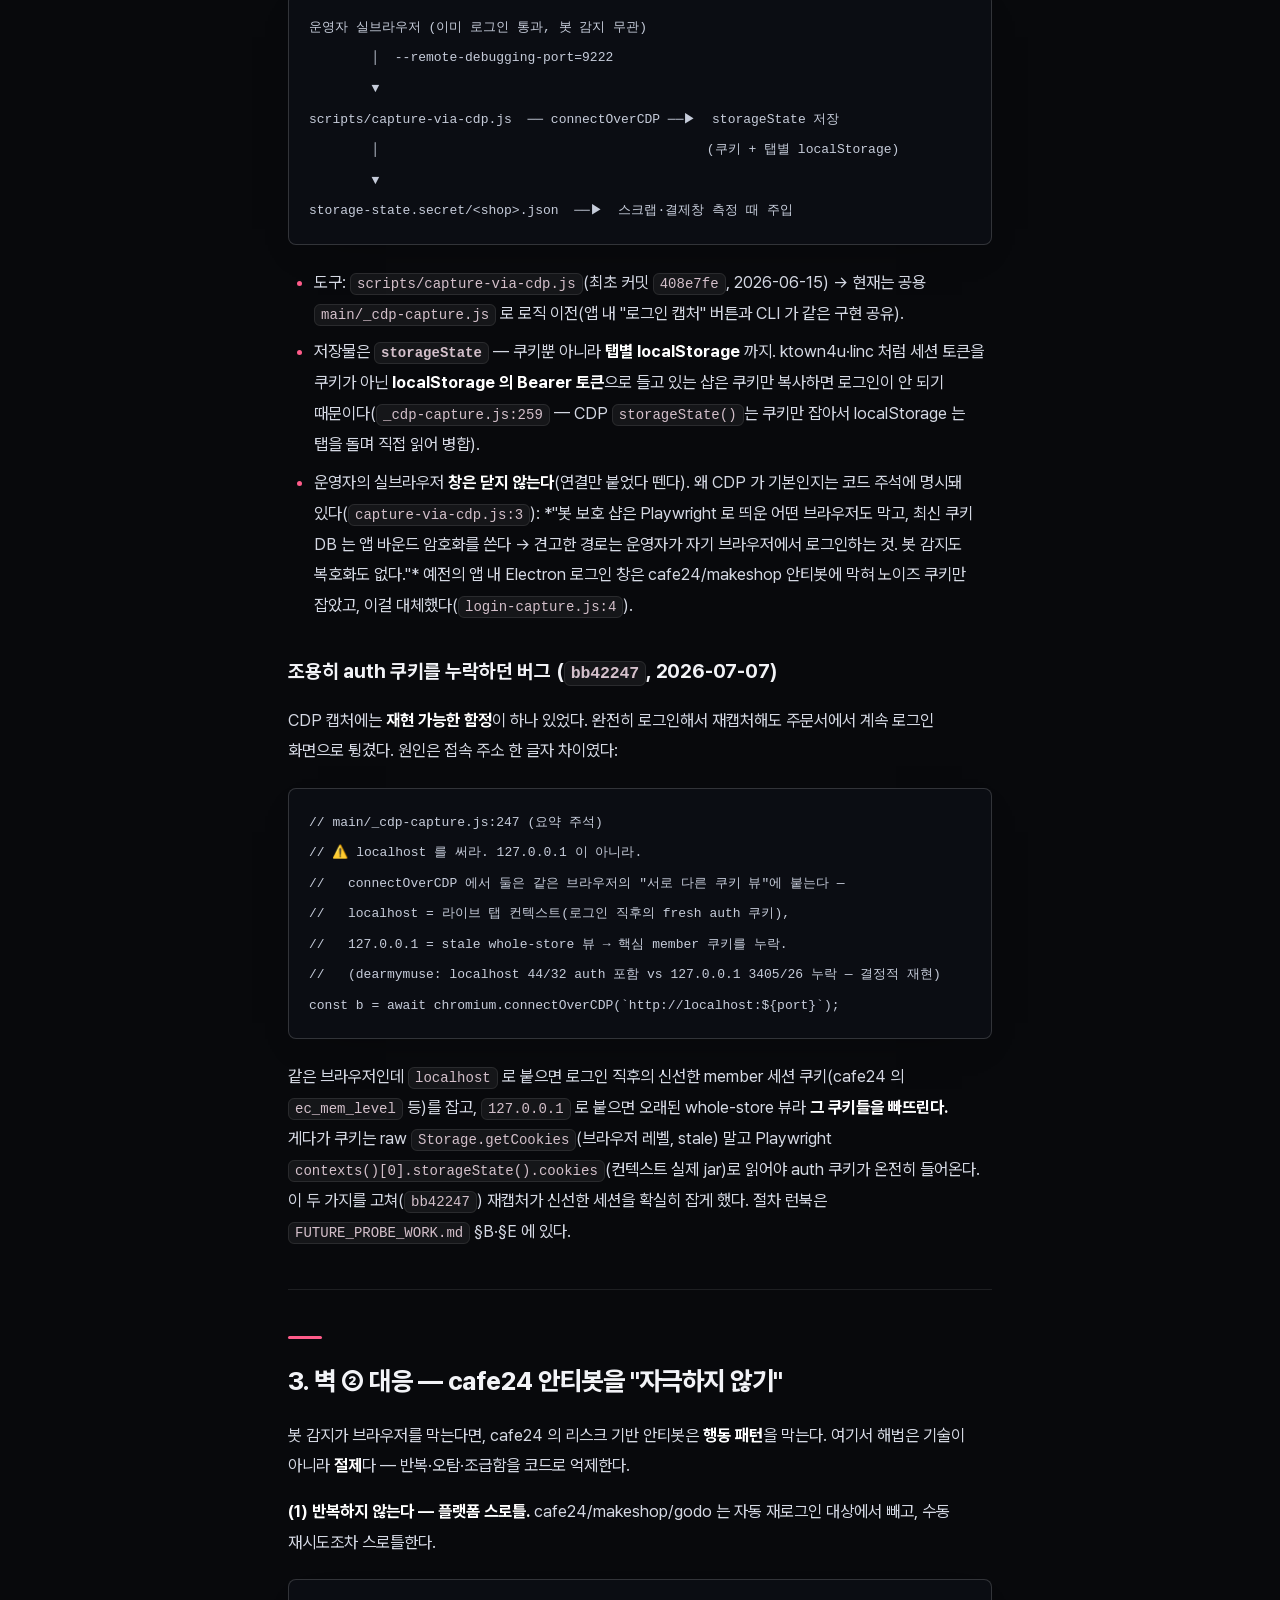
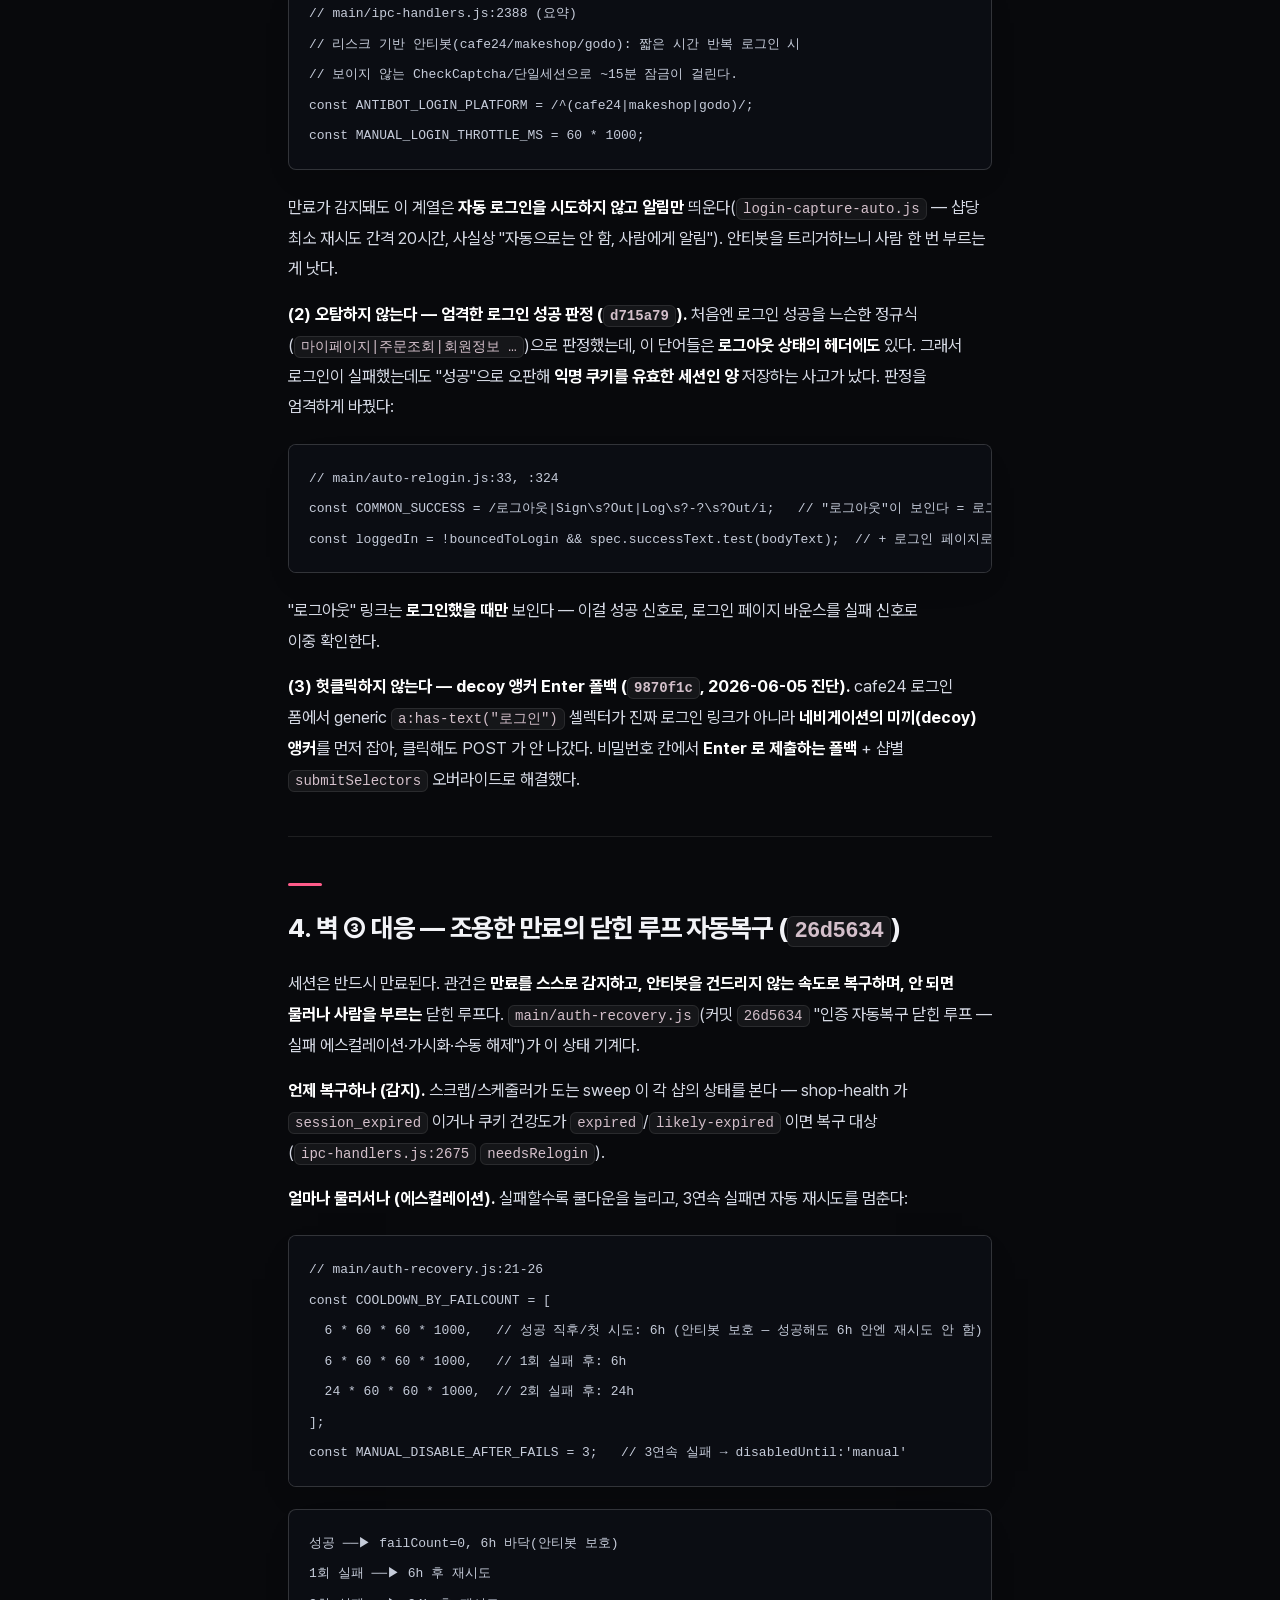
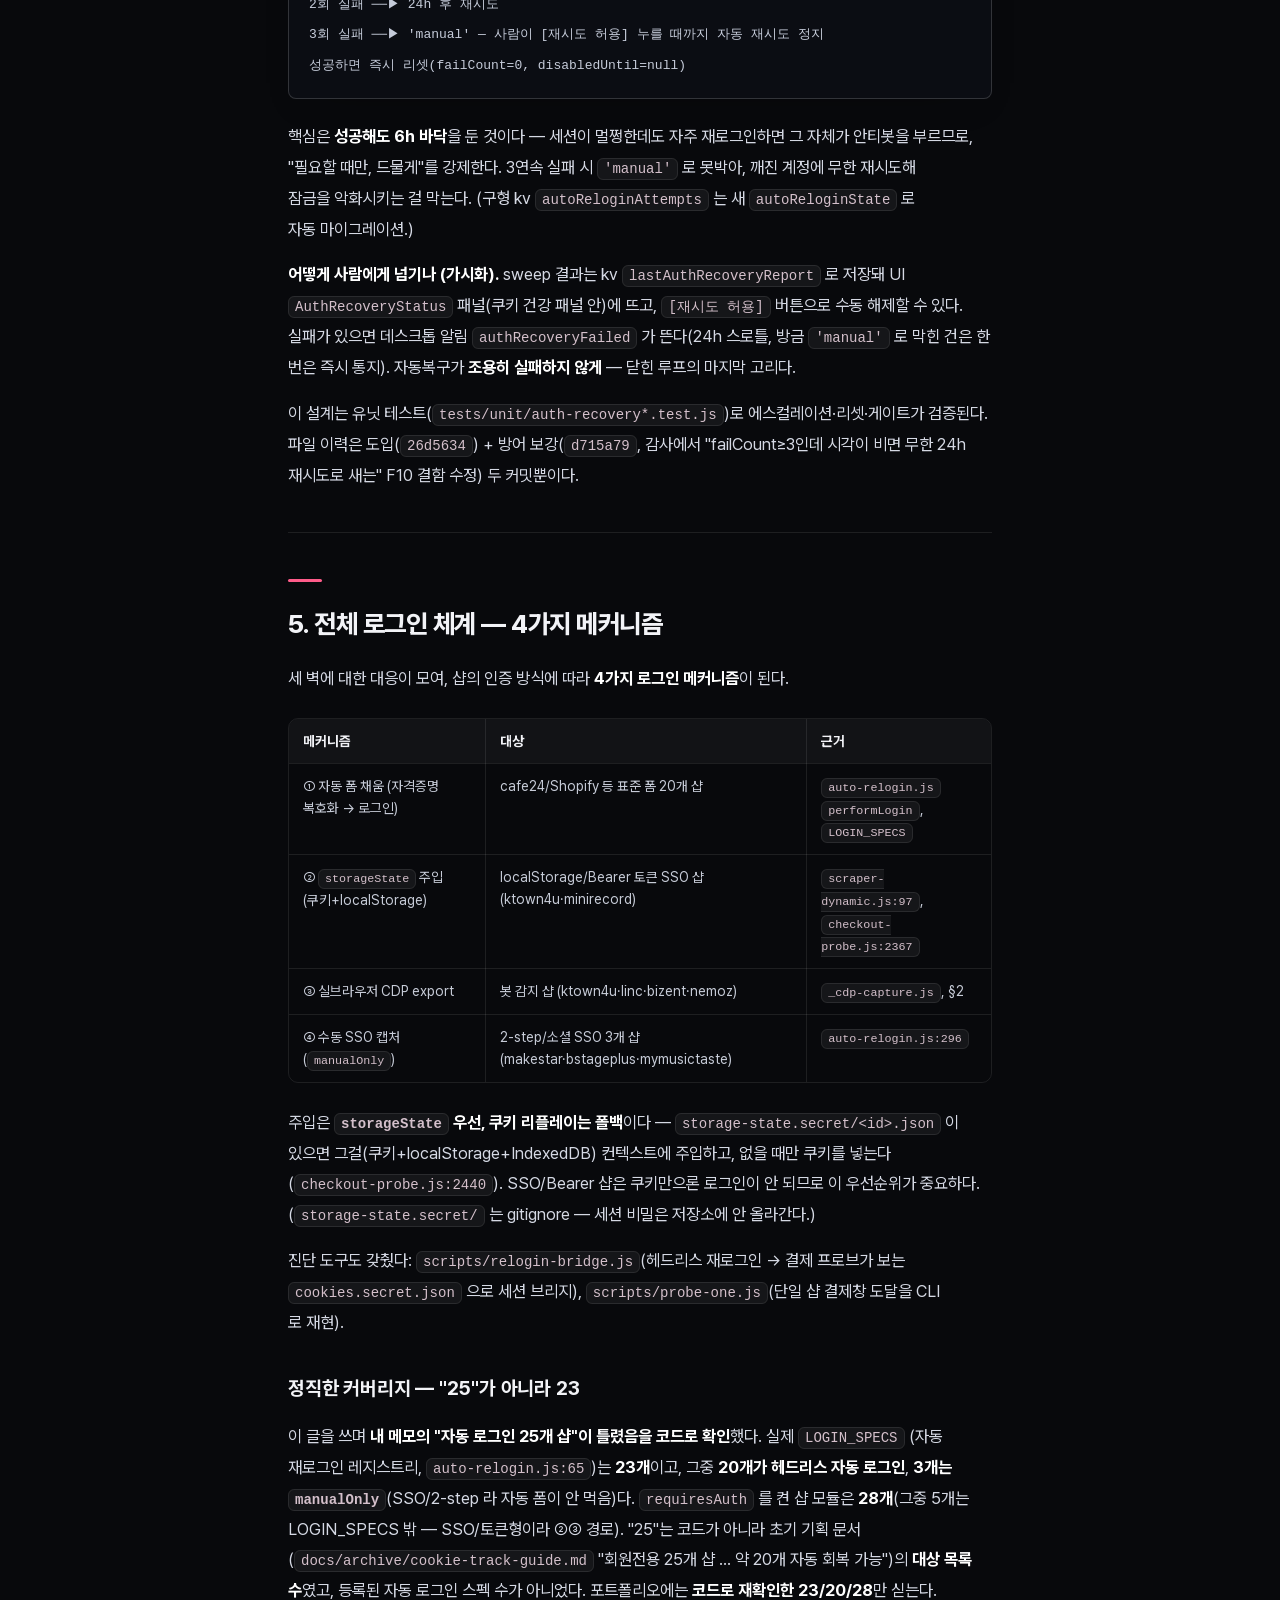
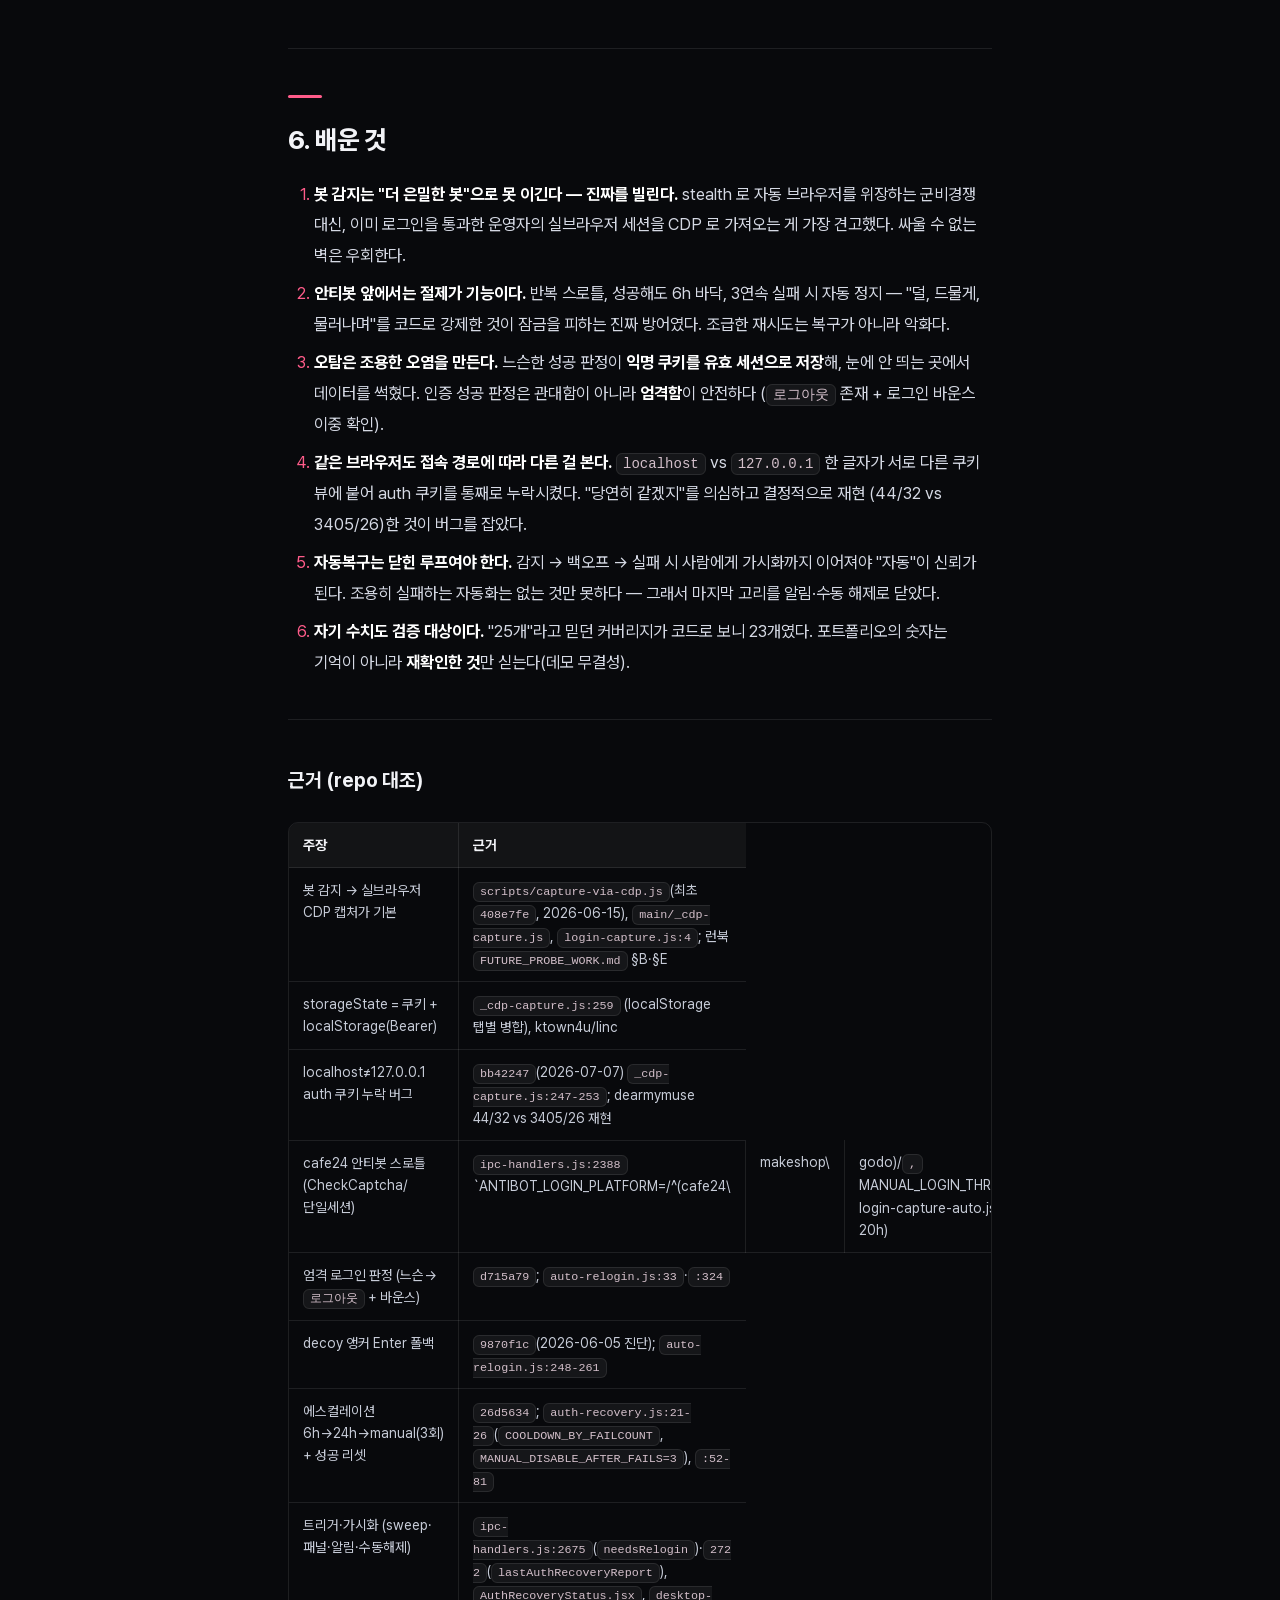
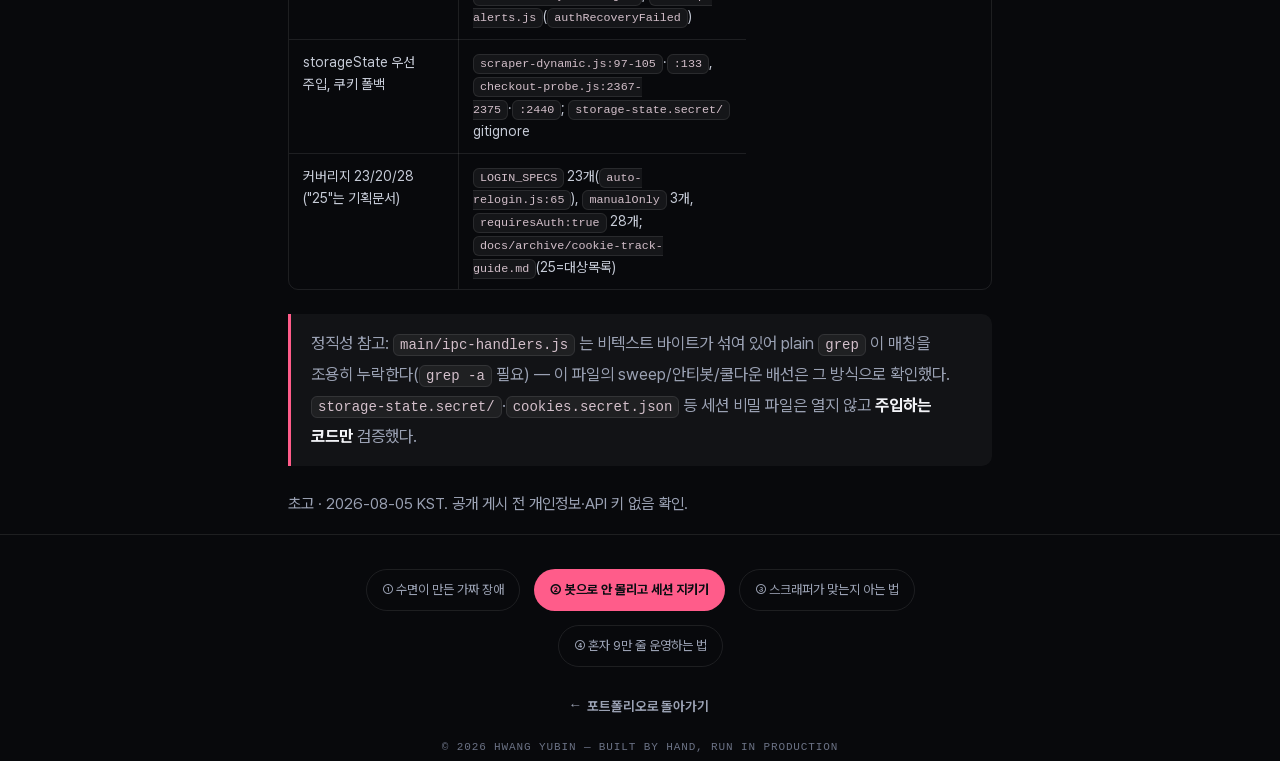
<file: case-studies/02-antibot-인증자동복구.html>
<!DOCTYPE html>
<html lang="ko">
<head>
<meta charset="UTF-8">
<meta name="viewport" content="width=device-width, initial-scale=1.0">
<title>로그인해야 보이는 이벤트 — 봇으로 몰리지 않고 세션을 자동으로 지키는 법 — 황유빈 케이스 스터디</title>
<meta name="description" content="로그인해야 보이는 이벤트 — 봇으로 몰리지 않고 세션을 자동으로 지키는 법 — K-pop 이벤트 스크래퍼 케이스 스터디. 모든 수치·커밋은 저장소에서 재확인.">
<link rel="icon" type="image/svg+xml" href="../assets/favicon.svg">
<link rel="stylesheet" href="case.css">
</head>
<body>
<div class="rail" aria-hidden="true"></div>
<div class="topbar">
  <a class="back" href="../index.html#deep-dives"><span class="ar">←</span> 포트폴리오</a>
  <span class="brand"><img src="../assets/favicon.svg" alt="">HWANG YUBIN · DEEP DIVE</span>
</div>

<header class="cs-head"><div class="wrap">
  <div class="cs-kicker">케이스 스터디 · ② 인증 설계</div>
  <h1>로그인해야 보이는 이벤트 — 봇으로 몰리지 않고 세션을 자동으로 지키는 법</h1>
  <p class="cs-prov">K-pop 이벤트 스크래퍼 (64개 쇼핑몰, 단독 운영)&nbsp;&nbsp;·&nbsp;&nbsp;모든 수치·커밋은 스크래퍼 repo 에서 확인. 커밋 해시·파일 경로 명시.</p>
</div></header>

<main><article class="wrap">
<h2>한 문단 요약</h2>
<p>이벤트 중 상당수는 <strong>로그인해야</strong> 보인다 — 회원 전용 목록이거나, 주문서(구글폼의 입력이 되는 결제창 항목)를 실제로 열어봐야 하기 때문이다. 그런데 자동화로 로그인을 하려는 순간 세 종류의 벽에 막힌다: (1) 쇼핑몰의 <strong>봇 감지</strong>가 자동 브라우저 자체를 차단하고, (2) cafe24 같은 플랫폼은 반복 로그인을 <strong>보이지 않는 안티봇</strong>으로 잠그며, (3) 어렵게 얻은 세션도 <strong>조용히 만료</strong>돼 결제창에서 로그인 화면으로 튕긴다. 이 글은 이 세 벽을 각각 <strong>실브라우저 캡처 · 자극하지 않는 자동복구 · 닫힌 루프 에스컬레이션</strong>으로 넘긴 설계 기록이다. (참고로 이 과정에서 "자동 로그인 25개 샵"이라는 내 초기 메모가 틀렸음을 코드로 재확인해 <strong>23개</strong>로 바로잡았다 — §6.)</p>
<hr>
<h2>1. 문제 — 로그인 자동화를 막는 세 겹의 벽</h2>
<p>스크래퍼는 로그인 세션이 필요한 샵을 위해 자격증명·쿠키·<code>storageState</code>(쿠키 + localStorage)를 보관하고, 스크랩/결제창 측정 때 주입한다. 문제는 <strong>세션을 얻고 유지하는 것 자체</strong>가 어렵다는 것이다.</p>
<ul><li><strong>벽 ①(봇 감지)</strong> — ktown4u·linc_fan_shop(stayge SSO)·bizent·nemozshop 등은 Playwright 로 띄운 브라우저를 <strong>stealth 를 붙여도</strong> 봇으로 감지해 막는다. 자동 로그인 시도 자체가 성립하지 않는다.</li><li><strong>벽 ②(리스크 기반 안티봇)</strong> — cafe24/makeshop/godo 계열은 짧은 시간에 반복 로그인하면 <strong>보이지 않는</strong> <code>CheckCaptcha</code>/단일세션 무효화로 ~15분 잠금을 건다. "로그인 코드를 고치려고 반복 테스트" 하는 것만으로 계정을 잠가버려, 제대로 고친 코드조차 세션을 못 만든다.</li><li><strong>벽 ③(조용한 만료)</strong> — 어렵게 캡처한 세션도 쿠키가 시간이 지나며 빠져(decay) 어느 날 결제창에서 <code>/member/login</code> 으로 튕긴다. 단독 운영이라 <strong>사람이 매번 다시 로그인할 수 없다</strong> — 자동으로 감지하고 복구해야 한다.</li></ul>
<p>세 벽은 성격이 달라서 <strong>하나의 해법으로 못 넘는다.</strong> 각각에 맞는 대응을 설계했다.</p>
<hr>
<h2>2. 벽 ① 대응 — 실브라우저 CDP 캡처 (로그인 방법의 기본이 됨)</h2>
<p>봇 감지의 정공법은 <strong>"봇처럼 안 보이는 브라우저"를 만드는 것이 아니라, 이미 로그인을 통과한 진짜 브라우저의 세션을 그대로 가져오는 것</strong>이다. 운영자가 자기 실브라우저(Chrome/Whale)에서 대상 샵에 로그인하면 — 그건 진짜 브라우저라 봇 감지를 이미 통과했다 — 스크래퍼가 그 브라우저에 <strong>원격 디버깅 (CDP)으로 붙어</strong> 세션을 읽어온다.</p>
<pre class="code"><code>운영자 실브라우저 (이미 로그인 통과, 봇 감지 무관)
        │  --remote-debugging-port=9222
        ▼
scripts/capture-via-cdp.js  ── connectOverCDP ──▶  storageState 저장
        │                                          (쿠키 + 탭별 localStorage)
        ▼
storage-state.secret/&lt;shop&gt;.json  ──▶  스크랩·결제창 측정 때 주입</code></pre>
<ul><li>도구: <code>scripts/capture-via-cdp.js</code>(최초 커밋 <code>408e7fe</code>, 2026-06-15) → 현재는 공용 <code>main/_cdp-capture.js</code> 로 로직 이전(앱 내 "로그인 캡처" 버튼과 CLI 가 같은 구현 공유).</li><li>저장물은 <strong><code>storageState</code></strong> — 쿠키뿐 아니라 <strong>탭별 localStorage</strong> 까지. ktown4u·linc 처럼 세션 토큰을 쿠키가 아닌 <strong>localStorage 의 Bearer 토큰</strong>으로 들고 있는 샵은 쿠키만 복사하면 로그인이 안 되기 때문이다(<code>_cdp-capture.js:259</code> — CDP <code>storageState()</code>는 쿠키만 잡아서 localStorage 는 탭을 돌며 직접 읽어 병합).</li><li>운영자의 실브라우저 <strong>창은 닫지 않는다</strong>(연결만 붙었다 뗀다). 왜 CDP 가 기본인지는 코드 주석에 명시돼 있다(<code>capture-via-cdp.js:3</code>): *"봇 보호 샵은 Playwright 로 띄운 어떤 브라우저도 막고, 최신 쿠키 DB 는 앱 바운드 암호화를 쓴다 → 견고한 경로는 운영자가 자기 브라우저에서 로그인하는 것. 봇 감지도 복호화도 없다."* 예전의 앱 내 Electron 로그인 창은 cafe24/makeshop 안티봇에 막혀 노이즈 쿠키만 잡았고, 이걸 대체했다(<code>login-capture.js:4</code>).</li></ul>
<h3>조용히 auth 쿠키를 누락하던 버그 (<code>bb42247</code>, 2026-07-07)</h3>
<p>CDP 캡처에는 <strong>재현 가능한 함정</strong>이 하나 있었다. 완전히 로그인해서 재캡처해도 주문서에서 계속 로그인 화면으로 튕겼다. 원인은 접속 주소 한 글자 차이였다:</p>
<pre class="code"><code>// main/_cdp-capture.js:247 (요약 주석)
// ⚠️ localhost 를 써라. 127.0.0.1 이 아니라.
//   connectOverCDP 에서 둘은 같은 브라우저의 "서로 다른 쿠키 뷰"에 붙는다 —
//   localhost = 라이브 탭 컨텍스트(로그인 직후의 fresh auth 쿠키),
//   127.0.0.1 = stale whole-store 뷰 → 핵심 member 쿠키를 누락.
//   (dearmymuse: localhost 44/32 auth 포함 vs 127.0.0.1 3405/26 누락 — 결정적 재현)
const b = await chromium.connectOverCDP(`http://localhost:${port}`);</code></pre>
<p>같은 브라우저인데 <code>localhost</code> 로 붙으면 로그인 직후의 신선한 member 세션 쿠키(cafe24 의 <code>ec_mem_level</code> 등)를 잡고, <code>127.0.0.1</code> 로 붙으면 오래된 whole-store 뷰라 <strong>그 쿠키들을 빠뜨린다.</strong> 게다가 쿠키는 raw <code>Storage.getCookies</code>(브라우저 레벨, stale) 말고 Playwright <code>contexts()[0].storageState().cookies</code>(컨텍스트 실제 jar)로 읽어야 auth 쿠키가 온전히 들어온다. 이 두 가지를 고쳐(<code>bb42247</code>) 재캡처가 신선한 세션을 확실히 잡게 했다. 절차 런북은 <code>FUTURE_PROBE_WORK.md</code> §B·§E 에 있다.</p>
<hr>
<h2>3. 벽 ② 대응 — cafe24 안티봇을 "자극하지 않기"</h2>
<p>봇 감지가 브라우저를 막는다면, cafe24 의 리스크 기반 안티봇은 <strong>행동 패턴</strong>을 막는다. 여기서 해법은 기술이 아니라 <strong>절제</strong>다 — 반복·오탐·조급함을 코드로 억제한다.</p>
<p><strong>(1) 반복하지 않는다 — 플랫폼 스로틀.</strong> cafe24/makeshop/godo 는 자동 재로그인 대상에서 빼고, 수동 재시도조차 스로틀한다.</p>
<pre class="code"><code>// main/ipc-handlers.js:2388 (요약)
// 리스크 기반 안티봇(cafe24/makeshop/godo): 짧은 시간 반복 로그인 시
// 보이지 않는 CheckCaptcha/단일세션으로 ~15분 잠금이 걸린다.
const ANTIBOT_LOGIN_PLATFORM = /^(cafe24|makeshop|godo)/;
const MANUAL_LOGIN_THROTTLE_MS = 60 * 1000;</code></pre>
<p>만료가 감지돼도 이 계열은 <strong>자동 로그인을 시도하지 않고 알림만</strong> 띄운다(<code>login-capture-auto.js</code> — 샵당 최소 재시도 간격 20시간, 사실상 "자동으로는 안 함, 사람에게 알림"). 안티봇을 트리거하느니 사람 한 번 부르는 게 낫다.</p>
<p><strong>(2) 오탐하지 않는다 — 엄격한 로그인 성공 판정 (<code>d715a79</code>).</strong> 처음엔 로그인 성공을 느슨한 정규식 (<code>마이페이지|주문조회|회원정보 …</code>)으로 판정했는데, 이 단어들은 <strong>로그아웃 상태의 헤더에도</strong> 있다. 그래서 로그인이 실패했는데도 "성공"으로 오판해 <strong>익명 쿠키를 유효한 세션인 양</strong> 저장하는 사고가 났다. 판정을 엄격하게 바꿨다:</p>
<pre class="code"><code>// main/auto-relogin.js:33, :324
const COMMON_SUCCESS = /로그아웃|Sign\s?Out|Log\s?-?\s?Out/i;   // "로그아웃"이 보인다 = 로그인됨
const loggedIn = !bouncedToLogin &amp;&amp; spec.successText.test(bodyText);  // + 로그인 페이지로 튕겼나(음성 신호)</code></pre>
<p>"로그아웃" 링크는 <strong>로그인했을 때만</strong> 보인다 — 이걸 성공 신호로, 로그인 페이지 바운스를 실패 신호로 이중 확인한다.</p>
<p><strong>(3) 헛클릭하지 않는다 — decoy 앵커 Enter 폴백 (<code>9870f1c</code>, 2026-06-05 진단).</strong> cafe24 로그인 폼에서 generic <code>a:has-text("로그인")</code> 셀렉터가 진짜 로그인 링크가 아니라 <strong>네비게이션의 미끼(decoy) 앵커</strong>를 먼저 잡아, 클릭해도 POST 가 안 나갔다. 비밀번호 칸에서 <strong>Enter 로 제출하는 폴백</strong> + 샵별 <code>submitSelectors</code> 오버라이드로 해결했다.</p>
<hr>
<h2>4. 벽 ③ 대응 — 조용한 만료의 닫힌 루프 자동복구 (<code>26d5634</code>)</h2>
<p>세션은 반드시 만료된다. 관건은 <strong>만료를 스스로 감지하고, 안티봇을 건드리지 않는 속도로 복구하며, 안 되면 물러나 사람을 부르는</strong> 닫힌 루프다. <code>main/auth-recovery.js</code>(커밋 <code>26d5634</code> "인증 자동복구 닫힌 루프 — 실패 에스컬레이션·가시화·수동 해제")가 이 상태 기계다.</p>
<p><strong>언제 복구하나 (감지).</strong> 스크랩/스케줄러가 도는 sweep 이 각 샵의 상태를 본다 — shop-health 가 <code>session_expired</code> 이거나 쿠키 건강도가 <code>expired</code>/<code>likely-expired</code> 이면 복구 대상 (<code>ipc-handlers.js:2675</code> <code>needsRelogin</code>).</p>
<p><strong>얼마나 물러서나 (에스컬레이션).</strong> 실패할수록 쿨다운을 늘리고, 3연속 실패면 자동 재시도를 멈춘다:</p>
<pre class="code"><code>// main/auth-recovery.js:21-26
const COOLDOWN_BY_FAILCOUNT = [
  6 * 60 * 60 * 1000,   // 성공 직후/첫 시도: 6h (안티봇 보호 — 성공해도 6h 안엔 재시도 안 함)
  6 * 60 * 60 * 1000,   // 1회 실패 후: 6h
  24 * 60 * 60 * 1000,  // 2회 실패 후: 24h
];
const MANUAL_DISABLE_AFTER_FAILS = 3;   // 3연속 실패 → disabledUntil:'manual'</code></pre>
<pre class="code"><code>성공 ──▶ failCount=0, 6h 바닥(안티봇 보호)
1회 실패 ──▶ 6h 후 재시도
2회 실패 ──▶ 24h 후 재시도
3회 실패 ──▶ 'manual' — 사람이 [재시도 허용] 누를 때까지 자동 재시도 정지
성공하면 즉시 리셋(failCount=0, disabledUntil=null)</code></pre>
<p>핵심은 <strong>성공해도 6h 바닥</strong>을 둔 것이다 — 세션이 멀쩡한데도 자주 재로그인하면 그 자체가 안티봇을 부르므로, "필요할 때만, 드물게"를 강제한다. 3연속 실패 시 <code>'manual'</code> 로 못박아, 깨진 계정에 무한 재시도해 잠금을 악화시키는 걸 막는다. (구형 kv <code>autoReloginAttempts</code> 는 새 <code>autoReloginState</code> 로 자동 마이그레이션.)</p>
<p><strong>어떻게 사람에게 넘기나 (가시화).</strong> sweep 결과는 kv <code>lastAuthRecoveryReport</code> 로 저장돼 UI <code>AuthRecoveryStatus</code> 패널(쿠키 건강 패널 안)에 뜨고, <code>[재시도 허용]</code> 버튼으로 수동 해제할 수 있다. 실패가 있으면 데스크톱 알림 <code>authRecoveryFailed</code> 가 뜬다(24h 스로틀, 방금 <code>'manual'</code> 로 막힌 건은 한 번은 즉시 통지). 자동복구가 <strong>조용히 실패하지 않게</strong> — 닫힌 루프의 마지막 고리다.</p>
<p>이 설계는 유닛 테스트(<code>tests/unit/auth-recovery*.test.js</code>)로 에스컬레이션·리셋·게이트가 검증된다. 파일 이력은 도입(<code>26d5634</code>) + 방어 보강(<code>d715a79</code>, 감사에서 "failCount≥3인데 시각이 비면 무한 24h 재시도로 새는" F10 결함 수정) 두 커밋뿐이다.</p>
<hr>
<h2>5. 전체 로그인 체계 — 4가지 메커니즘</h2>
<p>세 벽에 대한 대응이 모여, 샵의 인증 방식에 따라 <strong>4가지 로그인 메커니즘</strong>이 된다.</p>
<div class="tbl"><table><thead><tr><th>메커니즘</th><th>대상</th><th>근거</th></tr></thead><tbody><tr><td>① 자동 폼 채움 (자격증명 복호화 → 로그인)</td><td>cafe24/Shopify 등 표준 폼 20개 샵</td><td><code>auto-relogin.js</code> <code>performLogin</code>, <code>LOGIN_SPECS</code></td></tr><tr><td>② <code>storageState</code> 주입 (쿠키+localStorage)</td><td>localStorage/Bearer 토큰 SSO 샵 (ktown4u·minirecord)</td><td><code>scraper-dynamic.js:97</code>, <code>checkout-probe.js:2367</code></td></tr><tr><td>③ 실브라우저 CDP export</td><td>봇 감지 샵 (ktown4u·linc·bizent·nemoz)</td><td><code>_cdp-capture.js</code>, §2</td></tr><tr><td>④ 수동 SSO 캡처 (<code>manualOnly</code>)</td><td>2-step/소셜 SSO 3개 샵 (makestar·bstageplus·mymusictaste)</td><td><code>auto-relogin.js:296</code></td></tr></tbody></table></div>
<p>주입은 <strong><code>storageState</code> 우선, 쿠키 리플레이는 폴백</strong>이다 — <code>storage-state.secret/&lt;id&gt;.json</code> 이 있으면 그걸(쿠키+localStorage+IndexedDB) 컨텍스트에 주입하고, 없을 때만 쿠키를 넣는다 (<code>checkout-probe.js:2440</code>). SSO/Bearer 샵은 쿠키만으론 로그인이 안 되므로 이 우선순위가 중요하다. (<code>storage-state.secret/</code> 는 gitignore — 세션 비밀은 저장소에 안 올라간다.)</p>
<p>진단 도구도 갖췄다: <code>scripts/relogin-bridge.js</code>(헤드리스 재로그인 → 결제 프로브가 보는 <code>cookies.secret.json</code> 으로 세션 브리지), <code>scripts/probe-one.js</code>(단일 샵 결제창 도달을 CLI 로 재현).</p>
<h3>정직한 커버리지 — "25"가 아니라 23</h3>
<p>이 글을 쓰며 <strong>내 메모의 "자동 로그인 25개 샵"이 틀렸음을 코드로 확인</strong>했다. 실제 <code>LOGIN_SPECS</code> (자동 재로그인 레지스트리, <code>auto-relogin.js:65</code>)는 <strong>23개</strong>이고, 그중 <strong>20개가 헤드리스 자동 로그인</strong>, <strong>3개는 <code>manualOnly</code></strong>(SSO/2-step 라 자동 폼이 안 먹음)다. <code>requiresAuth</code> 를 켠 샵 모듈은 <strong>28개</strong>(그중 5개는 LOGIN_SPECS 밖 — SSO/토큰형이라 ②③ 경로). "25"는 코드가 아니라 초기 기획 문서(<code>docs/archive/cookie-track-guide.md</code> "회원전용 25개 샵 … 약 20개 자동 회복 가능")의 <strong>대상 목록 수</strong>였고, 등록된 자동 로그인 스펙 수가 아니었다. 포트폴리오에는 <strong>코드로 재확인한 23/20/28</strong>만 싣는다.</p>
<hr>
<h2>6. 배운 것</h2>
<ol><li><strong>봇 감지는 "더 은밀한 봇"으로 못 이긴다 — 진짜를 빌린다.</strong> stealth 로 자동 브라우저를 위장하는 군비경쟁 대신, 이미 로그인을 통과한 운영자의 실브라우저 세션을 CDP 로 가져오는 게 가장 견고했다. 싸울 수 없는 벽은 우회한다.</li><li><strong>안티봇 앞에서는 절제가 기능이다.</strong> 반복 스로틀, 성공해도 6h 바닥, 3연속 실패 시 자동 정지 — "덜, 드물게, 물러나며"를 코드로 강제한 것이 잠금을 피하는 진짜 방어였다. 조급한 재시도는 복구가 아니라 악화다.</li><li><strong>오탐은 조용한 오염을 만든다.</strong> 느슨한 성공 판정이 <strong>익명 쿠키를 유효 세션으로 저장</strong>해, 눈에 안 띄는 곳에서 데이터를 썩혔다. 인증 성공 판정은 관대함이 아니라 <strong>엄격함</strong>이 안전하다 (<code>로그아웃</code> 존재 + 로그인 바운스 이중 확인).</li><li><strong>같은 브라우저도 접속 경로에 따라 다른 걸 본다.</strong> <code>localhost</code> vs <code>127.0.0.1</code> 한 글자가 서로 다른 쿠키 뷰에 붙어 auth 쿠키를 통째로 누락시켰다. "당연히 같겠지"를 의심하고 결정적으로 재현 (44/32 vs 3405/26)한 것이 버그를 잡았다.</li><li><strong>자동복구는 닫힌 루프여야 한다.</strong> 감지 → 백오프 → 실패 시 사람에게 가시화까지 이어져야 "자동"이 신뢰가 된다. 조용히 실패하는 자동화는 없는 것만 못하다 — 그래서 마지막 고리를 알림·수동 해제로 닫았다.</li><li><strong>자기 수치도 검증 대상이다.</strong> "25개"라고 믿던 커버리지가 코드로 보니 23개였다. 포트폴리오의 숫자는 기억이 아니라 <strong>재확인한 것</strong>만 싣는다(데모 무결성).</li></ol>
<hr>
<h3>근거 (repo 대조)</h3>
<div class="tbl"><table><thead><tr><th>주장</th><th>근거</th></tr></thead><tbody><tr><td>봇 감지 → 실브라우저 CDP 캡처가 기본</td><td><code>scripts/capture-via-cdp.js</code>(최초 <code>408e7fe</code>, 2026-06-15), <code>main/_cdp-capture.js</code>, <code>login-capture.js:4</code>; 런북 <code>FUTURE_PROBE_WORK.md</code> §B·§E</td></tr><tr><td>storageState = 쿠키 + localStorage(Bearer)</td><td><code>_cdp-capture.js:259</code> (localStorage 탭별 병합), ktown4u/linc</td></tr><tr><td>localhost≠127.0.0.1 auth 쿠키 누락 버그</td><td><code>bb42247</code>(2026-07-07) <code>_cdp-capture.js:247-253</code>; dearmymuse 44/32 vs 3405/26 재현</td></tr><tr><td>cafe24 안티봇 스로틀 (CheckCaptcha/단일세션)</td><td><code>ipc-handlers.js:2388</code> `ANTIBOT_LOGIN_PLATFORM=/^(cafe24\</td><td>makeshop\</td><td>godo)/<code>, </code>MANUAL_LOGIN_THROTTLE_MS=60s<code>; </code>login-capture-auto.js`(만료 시 알림-only, 20h)</td></tr><tr><td>엄격 로그인 판정 (느슨→<code>로그아웃</code> + 바운스)</td><td><code>d715a79</code>; <code>auto-relogin.js:33</code>·<code>:324</code></td></tr><tr><td>decoy 앵커 Enter 폴백</td><td><code>9870f1c</code>(2026-06-05 진단); <code>auto-relogin.js:248-261</code></td></tr><tr><td>에스컬레이션 6h→24h→manual(3회) + 성공 리셋</td><td><code>26d5634</code>; <code>auth-recovery.js:21-26</code>(<code>COOLDOWN_BY_FAILCOUNT</code>, <code>MANUAL_DISABLE_AFTER_FAILS=3</code>), <code>:52-81</code></td></tr><tr><td>트리거·가시화 (sweep·패널·알림·수동해제)</td><td><code>ipc-handlers.js:2675</code>(<code>needsRelogin</code>)·<code>2722</code>(<code>lastAuthRecoveryReport</code>), <code>AuthRecoveryStatus.jsx</code>, <code>desktop-alerts.js</code>(<code>authRecoveryFailed</code>)</td></tr><tr><td>storageState 우선 주입, 쿠키 폴백</td><td><code>scraper-dynamic.js:97-105</code>·<code>:133</code>, <code>checkout-probe.js:2367-2375</code>·<code>:2440</code>; <code>storage-state.secret/</code> gitignore</td></tr><tr><td>커버리지 23/20/28 ("25"는 기획문서)</td><td><code>LOGIN_SPECS</code> 23개(<code>auto-relogin.js:65</code>), <code>manualOnly</code> 3개, <code>requiresAuth:true</code> 28개; <code>docs/archive/cookie-track-guide.md</code>(25=대상목록)</td></tr></tbody></table></div>
<blockquote>정직성 참고: <code>main/ipc-handlers.js</code> 는 비텍스트 바이트가 섞여 있어 plain <code>grep</code> 이 매칭을 조용히 누락한다(<code>grep -a</code> 필요) — 이 파일의 sweep/안티봇/쿨다운 배선은 그 방식으로 확인했다. <code>storage-state.secret/</code>·<code>cookies.secret.json</code> 등 세션 비밀 파일은 열지 않고 <strong>주입하는 코드만</strong> 검증했다.</blockquote>
<p><em>초고 · 2026-08-05 KST. 공개 게시 전 개인정보·API 키 없음 확인.</em></p>
</article></main>

<footer>
  <div class="wrap">
    <nav class="nav-dives" aria-label="다른 케이스 스터디">
      <a href="01-sleep-guard-장애진단.html">① 수면이 만든 가짜 장애</a>
      <a href="#" aria-current="page">② 봇으로 안 몰리고 세션 지키기</a>
      <a href="03-정확성감사-eval하네스.html">③ 스크래퍼가 맞는지 아는 법</a>
      <a href="04-ai-native-워크플로.html">④ 혼자 9만 줄 운영하는 법</a>
    </nav>
    <a class="back" href="../index.html#deep-dives"><span class="ar">←</span> 포트폴리오로 돌아가기</a>
    <p class="copy" style="margin-top:18px">© 2026 HWANG YUBIN — BUILT BY HAND, RUN IN PRODUCTION</p>
  </div>
</footer>

<script>
(function(){
  var rail=document.querySelector(".rail");
  addEventListener("scroll",function(){
    var h=document.documentElement;
    rail.style.width=(h.scrollTop/(h.scrollHeight-h.clientHeight)*100||0)+"%";
  },{passive:true});
})();
</script>
</body>
</html>
</file>
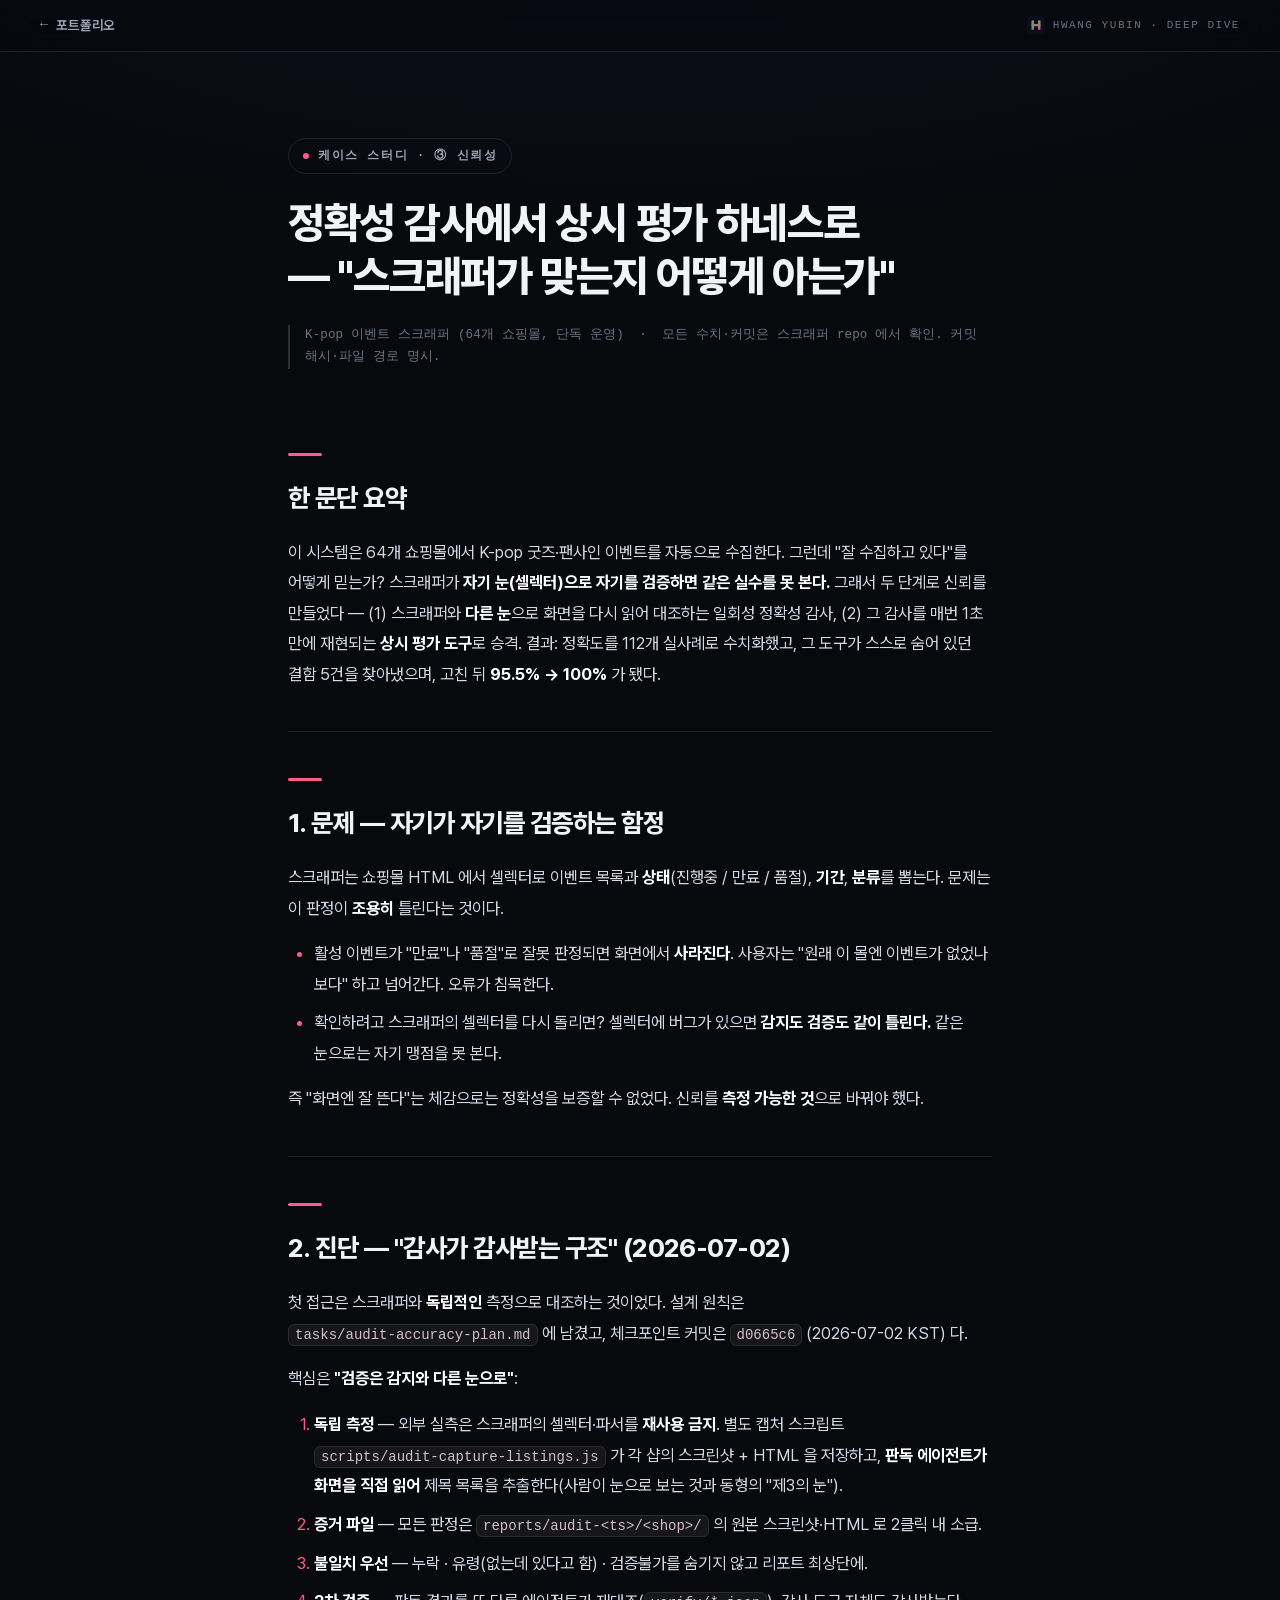
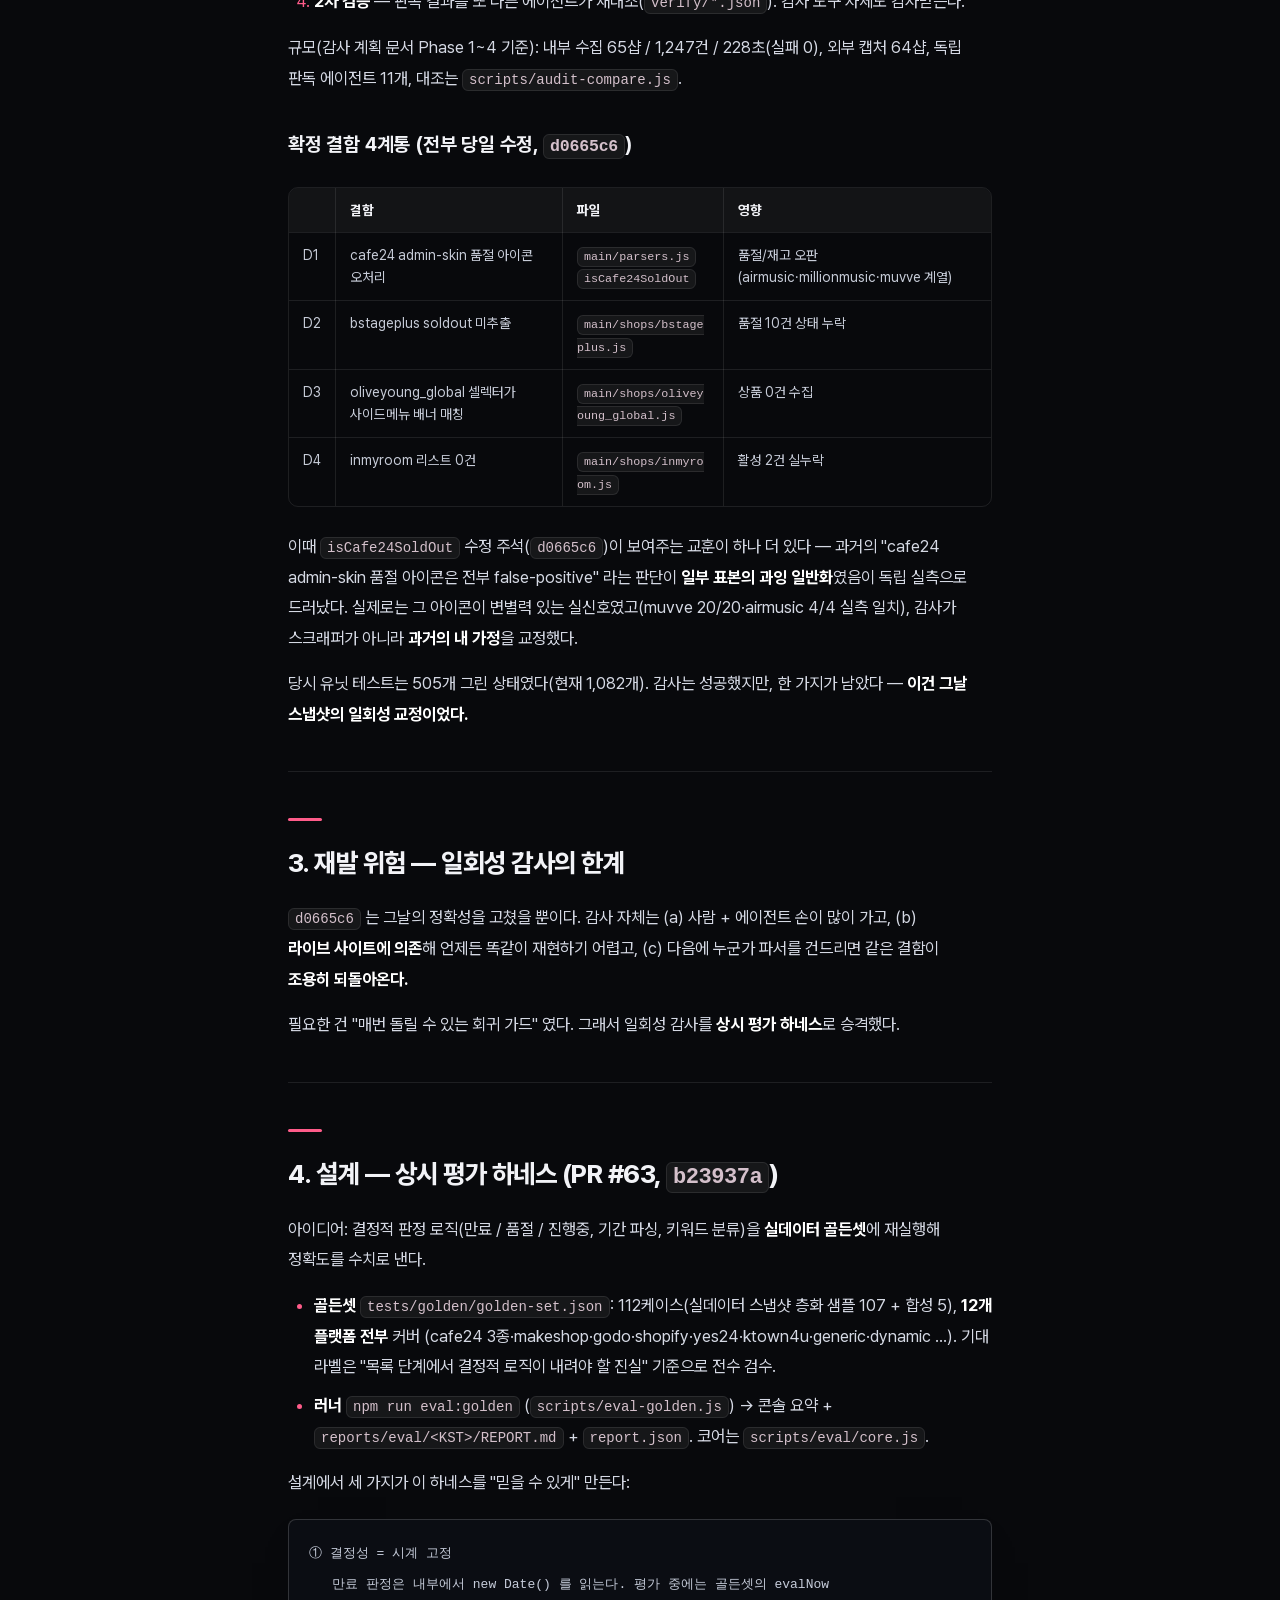
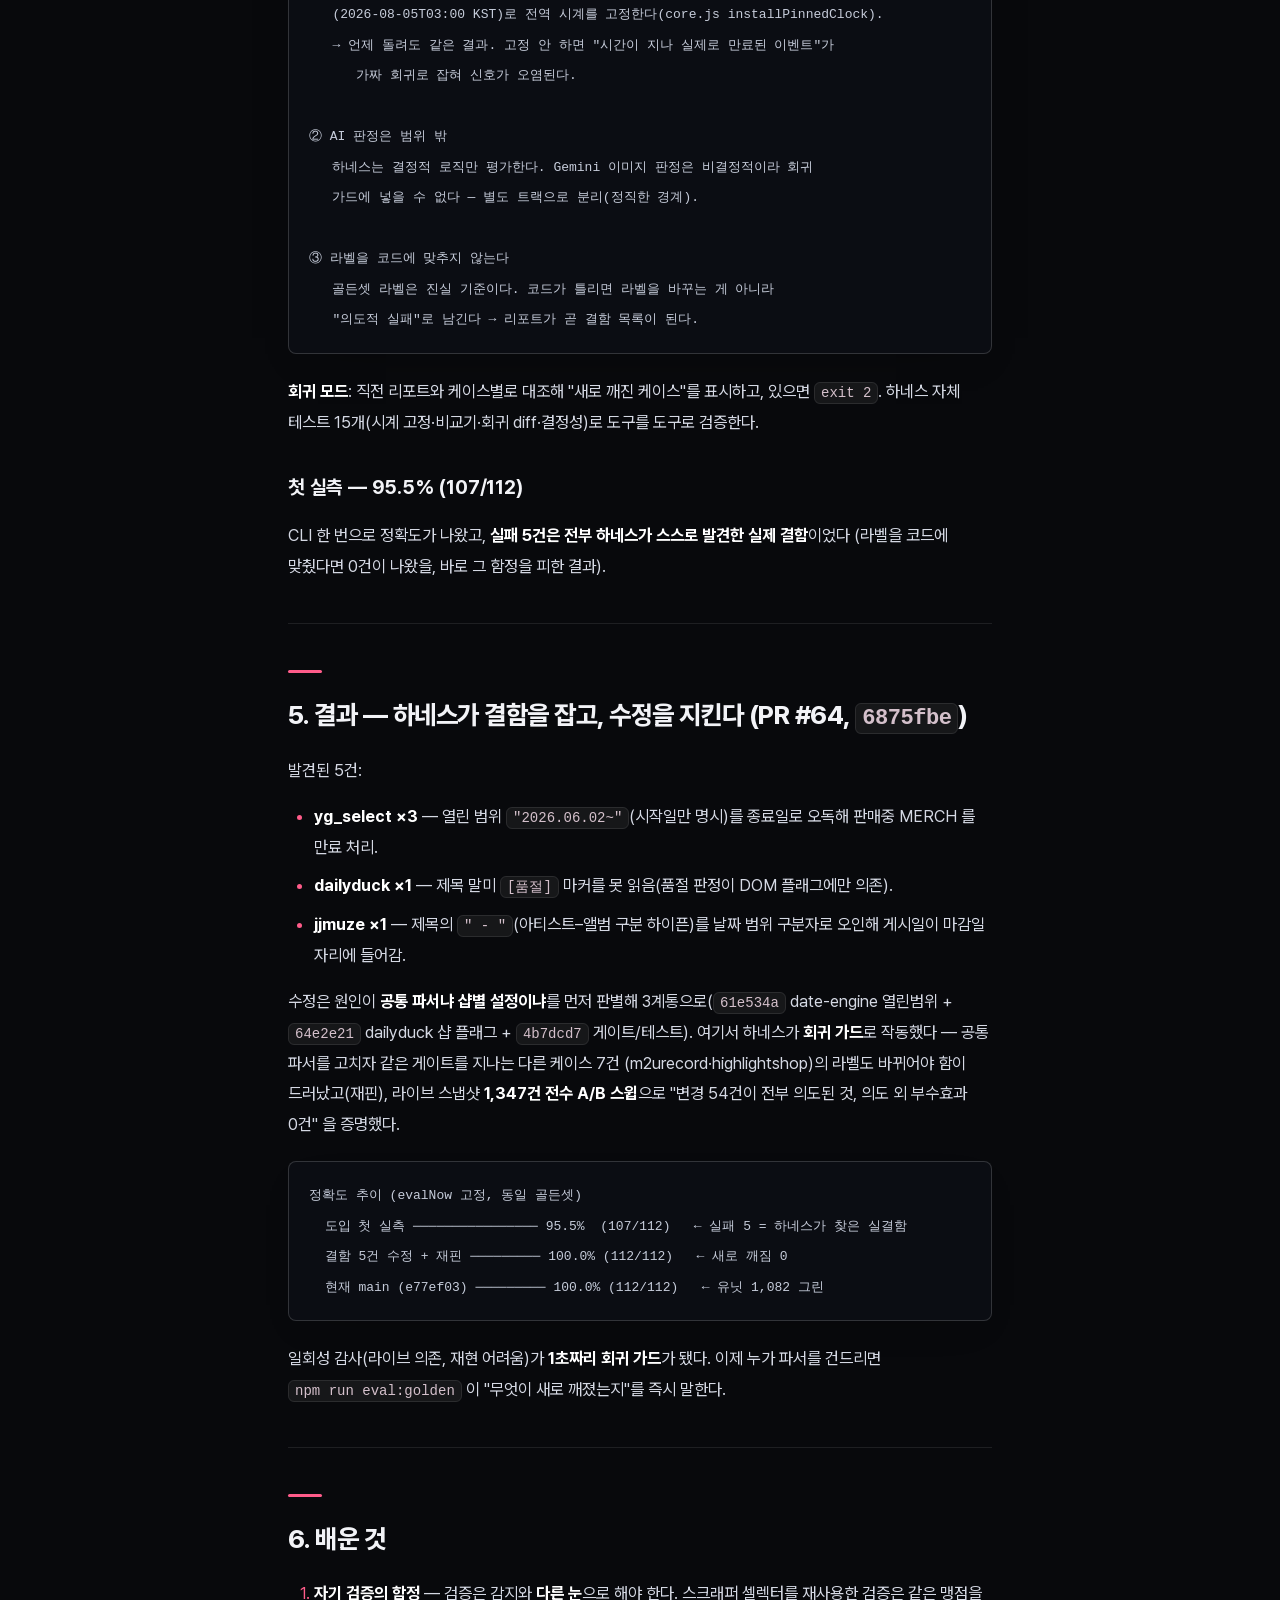
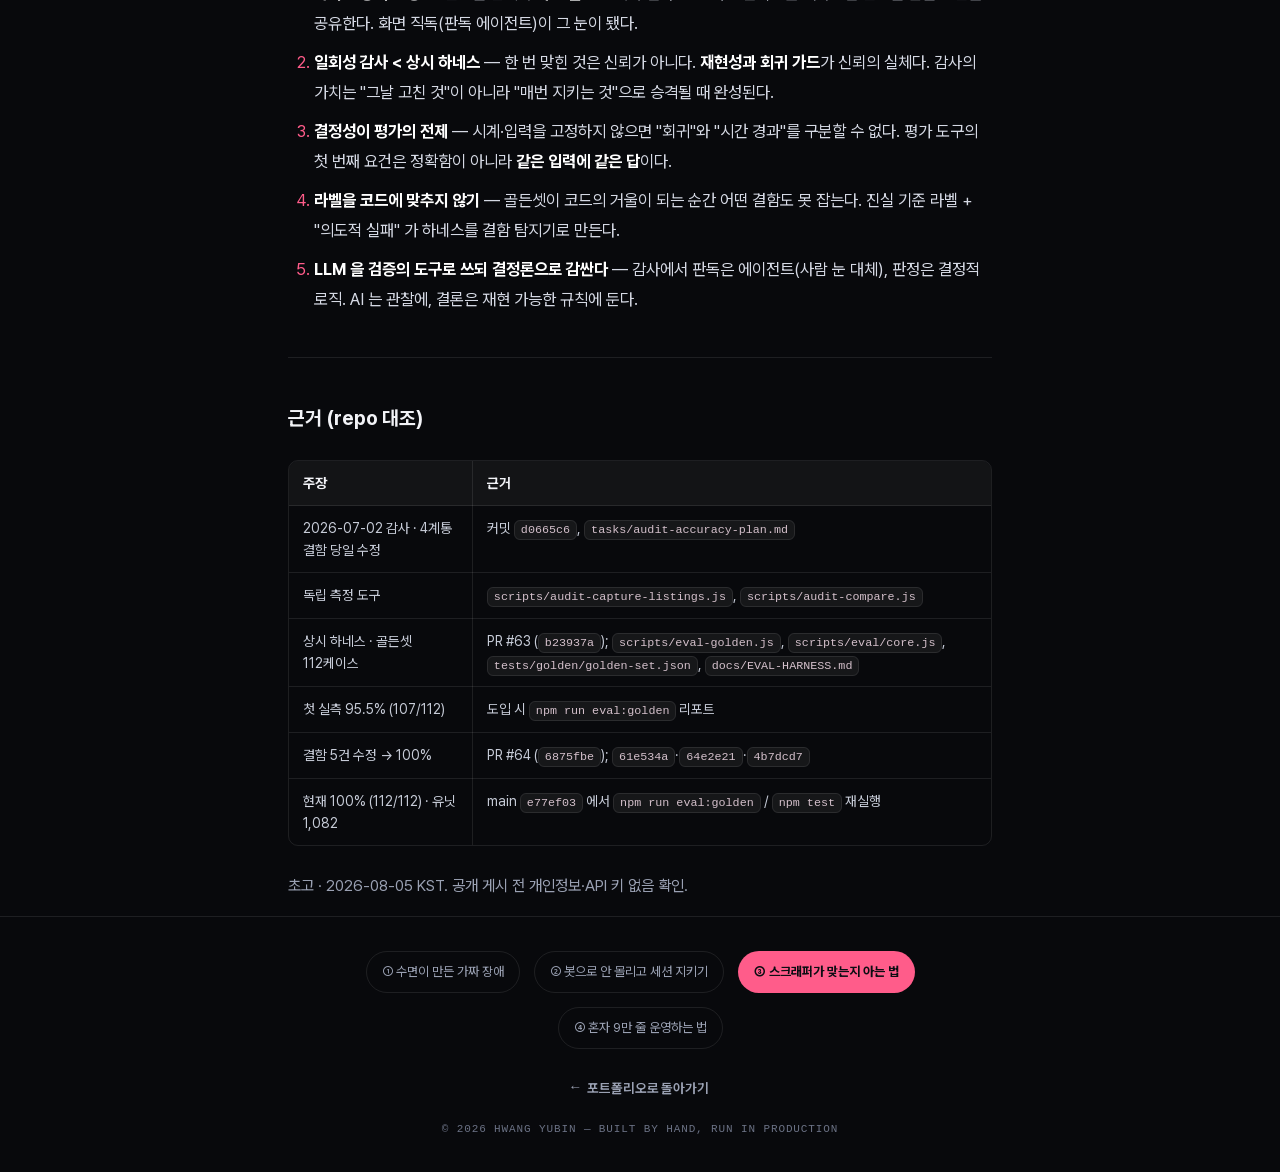
<file: case-studies/03-정확성감사-eval하네스.html>
<!DOCTYPE html>
<html lang="ko">
<head>
<meta charset="UTF-8">
<meta name="viewport" content="width=device-width, initial-scale=1.0">
<title>정확성 감사에서 상시 평가 하네스로 — "스크래퍼가 맞는지 어떻게 아는가" — 황유빈 케이스 스터디</title>
<meta name="description" content="정확성 감사에서 상시 평가 하네스로 — "스크래퍼가 맞는지 어떻게 아는가" — K-pop 이벤트 스크래퍼 케이스 스터디. 모든 수치·커밋은 저장소에서 재확인.">
<link rel="icon" type="image/svg+xml" href="../assets/favicon.svg">
<link rel="stylesheet" href="case.css">
</head>
<body>
<div class="rail" aria-hidden="true"></div>
<div class="topbar">
  <a class="back" href="../index.html#deep-dives"><span class="ar">←</span> 포트폴리오</a>
  <span class="brand"><img src="../assets/favicon.svg" alt="">HWANG YUBIN · DEEP DIVE</span>
</div>

<header class="cs-head"><div class="wrap">
  <div class="cs-kicker">케이스 스터디 · ③ 신뢰성</div>
  <h1>정확성 감사에서 상시 평가 하네스로 — "스크래퍼가 맞는지 어떻게 아는가"</h1>
  <p class="cs-prov">K-pop 이벤트 스크래퍼 (64개 쇼핑몰, 단독 운영)&nbsp;&nbsp;·&nbsp;&nbsp;모든 수치·커밋은 스크래퍼 repo 에서 확인. 커밋 해시·파일 경로 명시.</p>
</div></header>

<main><article class="wrap">
<h2>한 문단 요약</h2>
<p>이 시스템은 64개 쇼핑몰에서 K-pop 굿즈·팬사인 이벤트를 자동으로 수집한다. 그런데 "잘 수집하고 있다"를 어떻게 믿는가? 스크래퍼가 <strong>자기 눈(셀렉터)으로 자기를 검증하면 같은 실수를 못 본다.</strong> 그래서 두 단계로 신뢰를 만들었다 — (1) 스크래퍼와 <strong>다른 눈</strong>으로 화면을 다시 읽어 대조하는 일회성 정확성 감사, (2) 그 감사를 매번 1초 만에 재현되는 <strong>상시 평가 도구</strong>로 승격. 결과: 정확도를 112개 실사례로 수치화했고, 그 도구가 스스로 숨어 있던 결함 5건을 찾아냈으며, 고친 뒤 <strong>95.5% → 100%</strong> 가 됐다.</p>
<hr>
<h2>1. 문제 — 자기가 자기를 검증하는 함정</h2>
<p>스크래퍼는 쇼핑몰 HTML 에서 셀렉터로 이벤트 목록과 <strong>상태</strong>(진행중 / 만료 / 품절), <strong>기간</strong>, <strong>분류</strong>를 뽑는다. 문제는 이 판정이 <strong>조용히</strong> 틀린다는 것이다.</p>
<ul><li>활성 이벤트가 "만료"나 "품절"로 잘못 판정되면 화면에서 <strong>사라진다</strong>. 사용자는 "원래 이 몰엔 이벤트가 없었나 보다" 하고 넘어간다. 오류가 침묵한다.</li><li>확인하려고 스크래퍼의 셀렉터를 다시 돌리면? 셀렉터에 버그가 있으면 <strong>감지도 검증도 같이 틀린다.</strong> 같은 눈으로는 자기 맹점을 못 본다.</li></ul>
<p>즉 "화면엔 잘 뜬다"는 체감으로는 정확성을 보증할 수 없었다. 신뢰를 <strong>측정 가능한 것</strong>으로 바꿔야 했다.</p>
<hr>
<h2>2. 진단 — "감사가 감사받는 구조" (2026-07-02)</h2>
<p>첫 접근은 스크래퍼와 <strong>독립적인</strong> 측정으로 대조하는 것이었다. 설계 원칙은 <code>tasks/audit-accuracy-plan.md</code> 에 남겼고, 체크포인트 커밋은 <code>d0665c6</code> (2026-07-02 KST) 다.</p>
<p>핵심은 <strong>"검증은 감지와 다른 눈으로"</strong>:</p>
<ol><li><strong>독립 측정</strong> — 외부 실측은 스크래퍼의 셀렉터·파서를 <strong>재사용 금지</strong>. 별도 캡처 스크립트 <code>scripts/audit-capture-listings.js</code> 가 각 샵의 스크린샷 + HTML 을 저장하고, <strong>판독 에이전트가 화면을 직접 읽어</strong> 제목 목록을 추출한다(사람이 눈으로 보는 것과 동형의 "제3의 눈").</li><li><strong>증거 파일</strong> — 모든 판정은 <code>reports/audit-&lt;ts&gt;/&lt;shop&gt;/</code> 의 원본 스크린샷·HTML 로 2클릭 내 소급.</li><li><strong>불일치 우선</strong> — 누락 · 유령(없는데 있다고 함) · 검증불가를 숨기지 않고 리포트 최상단에.</li><li><strong>2차 검증</strong> — 판독 결과를 또 다른 에이전트가 재대조(<code>verify/*.json</code>). 감사 도구 자체도 감사받는다.</li></ol>
<p>규모(감사 계획 문서 Phase 1~4 기준): 내부 수집 65샵 / 1,247건 / 228초(실패 0), 외부 캡처 64샵, 독립 판독 에이전트 11개, 대조는 <code>scripts/audit-compare.js</code>.</p>
<h3>확정 결함 4계통 (전부 당일 수정, <code>d0665c6</code>)</h3>
<div class="tbl"><table><thead><tr><th></th><th>결함</th><th>파일</th><th>영향</th></tr></thead><tbody><tr><td>D1</td><td>cafe24 admin-skin 품절 아이콘 오처리</td><td><code>main/parsers.js</code> <code>isCafe24SoldOut</code></td><td>품절/재고 오판 (airmusic·millionmusic·muvve 계열)</td></tr><tr><td>D2</td><td>bstageplus soldout 미추출</td><td><code>main/shops/bstageplus.js</code></td><td>품절 10건 상태 누락</td></tr><tr><td>D3</td><td>oliveyoung_global 셀렉터가 사이드메뉴 배너 매칭</td><td><code>main/shops/oliveyoung_global.js</code></td><td>상품 0건 수집</td></tr><tr><td>D4</td><td>inmyroom 리스트 0건</td><td><code>main/shops/inmyroom.js</code></td><td>활성 2건 실누락</td></tr></tbody></table></div>
<p>이때 <code>isCafe24SoldOut</code> 수정 주석(<code>d0665c6</code>)이 보여주는 교훈이 하나 더 있다 — 과거의 "cafe24 admin-skin 품절 아이콘은 전부 false-positive" 라는 판단이 <strong>일부 표본의 과잉 일반화</strong>였음이 독립 실측으로 드러났다. 실제로는 그 아이콘이 변별력 있는 실신호였고(muvve 20/20·airmusic 4/4 실측 일치), 감사가 스크래퍼가 아니라 <strong>과거의 내 가정</strong>을 교정했다.</p>
<p>당시 유닛 테스트는 505개 그린 상태였다(현재 1,082개). 감사는 성공했지만, 한 가지가 남았다 — <strong>이건 그날 스냅샷의 일회성 교정이었다.</strong></p>
<hr>
<h2>3. 재발 위험 — 일회성 감사의 한계</h2>
<p><code>d0665c6</code> 는 그날의 정확성을 고쳤을 뿐이다. 감사 자체는 (a) 사람 + 에이전트 손이 많이 가고, (b) <strong>라이브 사이트에 의존</strong>해 언제든 똑같이 재현하기 어렵고, (c) 다음에 누군가 파서를 건드리면 같은 결함이 <strong>조용히 되돌아온다.</strong></p>
<p>필요한 건 "매번 돌릴 수 있는 회귀 가드" 였다. 그래서 일회성 감사를 <strong>상시 평가 하네스</strong>로 승격했다.</p>
<hr>
<h2>4. 설계 — 상시 평가 하네스 (PR #63, <code>b23937a</code>)</h2>
<p>아이디어: 결정적 판정 로직(만료 / 품절 / 진행중, 기간 파싱, 키워드 분류)을 <strong>실데이터 골든셋</strong>에 재실행해 정확도를 수치로 낸다.</p>
<ul><li><strong>골든셋</strong> <code>tests/golden/golden-set.json</code>: 112케이스(실데이터 스냅샷 층화 샘플 107 + 합성 5), <strong>12개 플랫폼 전부</strong> 커버 (cafe24 3종·makeshop·godo·shopify·yes24·ktown4u·generic·dynamic …). 기대 라벨은 "목록 단계에서 결정적 로직이 내려야 할 진실" 기준으로 전수 검수.</li><li><strong>러너</strong> <code>npm run eval:golden</code> (<code>scripts/eval-golden.js</code>) → 콘솔 요약 + <code>reports/eval/&lt;KST&gt;/REPORT.md</code> + <code>report.json</code>. 코어는 <code>scripts/eval/core.js</code>.</li></ul>
<p>설계에서 세 가지가 이 하네스를 "믿을 수 있게" 만든다:</p>
<pre class="code"><code>① 결정성 = 시계 고정
   만료 판정은 내부에서 new Date() 를 읽는다. 평가 중에는 골든셋의 evalNow
   (2026-08-05T03:00 KST)로 전역 시계를 고정한다(core.js installPinnedClock).
   → 언제 돌려도 같은 결과. 고정 안 하면 "시간이 지나 실제로 만료된 이벤트"가
      가짜 회귀로 잡혀 신호가 오염된다.

② AI 판정은 범위 밖
   하네스는 결정적 로직만 평가한다. Gemini 이미지 판정은 비결정적이라 회귀
   가드에 넣을 수 없다 — 별도 트랙으로 분리(정직한 경계).

③ 라벨을 코드에 맞추지 않는다
   골든셋 라벨은 진실 기준이다. 코드가 틀리면 라벨을 바꾸는 게 아니라
   "의도적 실패"로 남긴다 → 리포트가 곧 결함 목록이 된다.</code></pre>
<p><strong>회귀 모드</strong>: 직전 리포트와 케이스별로 대조해 "새로 깨진 케이스"를 표시하고, 있으면 <code>exit 2</code>. 하네스 자체 테스트 15개(시계 고정·비교기·회귀 diff·결정성)로 도구를 도구로 검증한다.</p>
<h3>첫 실측 — 95.5% (107/112)</h3>
<p>CLI 한 번으로 정확도가 나왔고, <strong>실패 5건은 전부 하네스가 스스로 발견한 실제 결함</strong>이었다 (라벨을 코드에 맞췄다면 0건이 나왔을, 바로 그 함정을 피한 결과).</p>
<hr>
<h2>5. 결과 — 하네스가 결함을 잡고, 수정을 지킨다 (PR #64, <code>6875fbe</code>)</h2>
<p>발견된 5건:</p>
<ul><li><strong>yg_select ×3</strong> — 열린 범위 <code>"2026.06.02~"</code>(시작일만 명시)를 종료일로 오독해 판매중 MERCH 를 만료 처리.</li><li><strong>dailyduck ×1</strong> — 제목 말미 <code>[품절]</code> 마커를 못 읽음(품절 판정이 DOM 플래그에만 의존).</li><li><strong>jjmuze ×1</strong> — 제목의 <code>" - "</code>(아티스트–앨범 구분 하이픈)를 날짜 범위 구분자로 오인해 게시일이 마감일 자리에 들어감.</li></ul>
<p>수정은 원인이 <strong>공통 파서냐 샵별 설정이냐</strong>를 먼저 판별해 3계통으로(<code>61e534a</code> date-engine 열린범위 + <code>64e2e21</code> dailyduck 샵 플래그 + <code>4b7dcd7</code> 게이트/테스트). 여기서 하네스가 <strong>회귀 가드</strong>로 작동했다 — 공통 파서를 고치자 같은 게이트를 지나는 다른 케이스 7건 (m2urecord·highlightshop)의 라벨도 바뀌어야 함이 드러났고(재핀), 라이브 스냅샷 <strong>1,347건 전수 A/B 스윕</strong>으로 "변경 54건이 전부 의도된 것, 의도 외 부수효과 0건" 을 증명했다.</p>
<pre class="code"><code>정확도 추이 (evalNow 고정, 동일 골든셋)
  도입 첫 실측 ──────────────── 95.5%  (107/112)   ← 실패 5 = 하네스가 찾은 실결함
  결함 5건 수정 + 재핀 ───────── 100.0% (112/112)   ← 새로 깨짐 0
  현재 main (e77ef03) ───────── 100.0% (112/112)   ← 유닛 1,082 그린</code></pre>
<p>일회성 감사(라이브 의존, 재현 어려움)가 <strong>1초짜리 회귀 가드</strong>가 됐다. 이제 누가 파서를 건드리면 <code>npm run eval:golden</code> 이 "무엇이 새로 깨졌는지"를 즉시 말한다.</p>
<hr>
<h2>6. 배운 것</h2>
<ol><li><strong>자기 검증의 함정</strong> — 검증은 감지와 <strong>다른 눈</strong>으로 해야 한다. 스크래퍼 셀렉터를 재사용한 검증은 같은 맹점을 공유한다. 화면 직독(판독 에이전트)이 그 눈이 됐다.</li><li><strong>일회성 감사 &lt; 상시 하네스</strong> — 한 번 맞힌 것은 신뢰가 아니다. <strong>재현성과 회귀 가드</strong>가 신뢰의 실체다. 감사의 가치는 "그날 고친 것"이 아니라 "매번 지키는 것"으로 승격될 때 완성된다.</li><li><strong>결정성이 평가의 전제</strong> — 시계·입력을 고정하지 않으면 "회귀"와 "시간 경과"를 구분할 수 없다. 평가 도구의 첫 번째 요건은 정확함이 아니라 <strong>같은 입력에 같은 답</strong>이다.</li><li><strong>라벨을 코드에 맞추지 않기</strong> — 골든셋이 코드의 거울이 되는 순간 어떤 결함도 못 잡는다. 진실 기준 라벨 + "의도적 실패" 가 하네스를 결함 탐지기로 만든다.</li><li><strong>LLM 을 검증의 도구로 쓰되 결정론으로 감싼다</strong> — 감사에서 판독은 에이전트(사람 눈 대체), 판정은 결정적 로직. AI 는 관찰에, 결론은 재현 가능한 규칙에 둔다.</li></ol>
<hr>
<h3>근거 (repo 대조)</h3>
<div class="tbl"><table><thead><tr><th>주장</th><th>근거</th></tr></thead><tbody><tr><td>2026-07-02 감사 · 4계통 결함 당일 수정</td><td>커밋 <code>d0665c6</code>, <code>tasks/audit-accuracy-plan.md</code></td></tr><tr><td>독립 측정 도구</td><td><code>scripts/audit-capture-listings.js</code>, <code>scripts/audit-compare.js</code></td></tr><tr><td>상시 하네스 · 골든셋 112케이스</td><td>PR #63 (<code>b23937a</code>); <code>scripts/eval-golden.js</code>, <code>scripts/eval/core.js</code>, <code>tests/golden/golden-set.json</code>, <code>docs/EVAL-HARNESS.md</code></td></tr><tr><td>첫 실측 95.5% (107/112)</td><td>도입 시 <code>npm run eval:golden</code> 리포트</td></tr><tr><td>결함 5건 수정 → 100%</td><td>PR #64 (<code>6875fbe</code>); <code>61e534a</code>·<code>64e2e21</code>·<code>4b7dcd7</code></td></tr><tr><td>현재 100% (112/112) · 유닛 1,082</td><td>main <code>e77ef03</code> 에서 <code>npm run eval:golden</code> / <code>npm test</code> 재실행</td></tr></tbody></table></div>
<p><em>초고 · 2026-08-05 KST. 공개 게시 전 개인정보·API 키 없음 확인.</em></p>
</article></main>

<footer>
  <div class="wrap">
    <nav class="nav-dives" aria-label="다른 케이스 스터디">
      <a href="01-sleep-guard-장애진단.html">① 수면이 만든 가짜 장애</a>
      <a href="02-antibot-인증자동복구.html">② 봇으로 안 몰리고 세션 지키기</a>
      <a href="#" aria-current="page">③ 스크래퍼가 맞는지 아는 법</a>
      <a href="04-ai-native-워크플로.html">④ 혼자 9만 줄 운영하는 법</a>
    </nav>
    <a class="back" href="../index.html#deep-dives"><span class="ar">←</span> 포트폴리오로 돌아가기</a>
    <p class="copy" style="margin-top:18px">© 2026 HWANG YUBIN — BUILT BY HAND, RUN IN PRODUCTION</p>
  </div>
</footer>

<script>
(function(){
  var rail=document.querySelector(".rail");
  addEventListener("scroll",function(){
    var h=document.documentElement;
    rail.style.width=(h.scrollTop/(h.scrollHeight-h.clientHeight)*100||0)+"%";
  },{passive:true});
})();
</script>
</body>
</html>
</file>
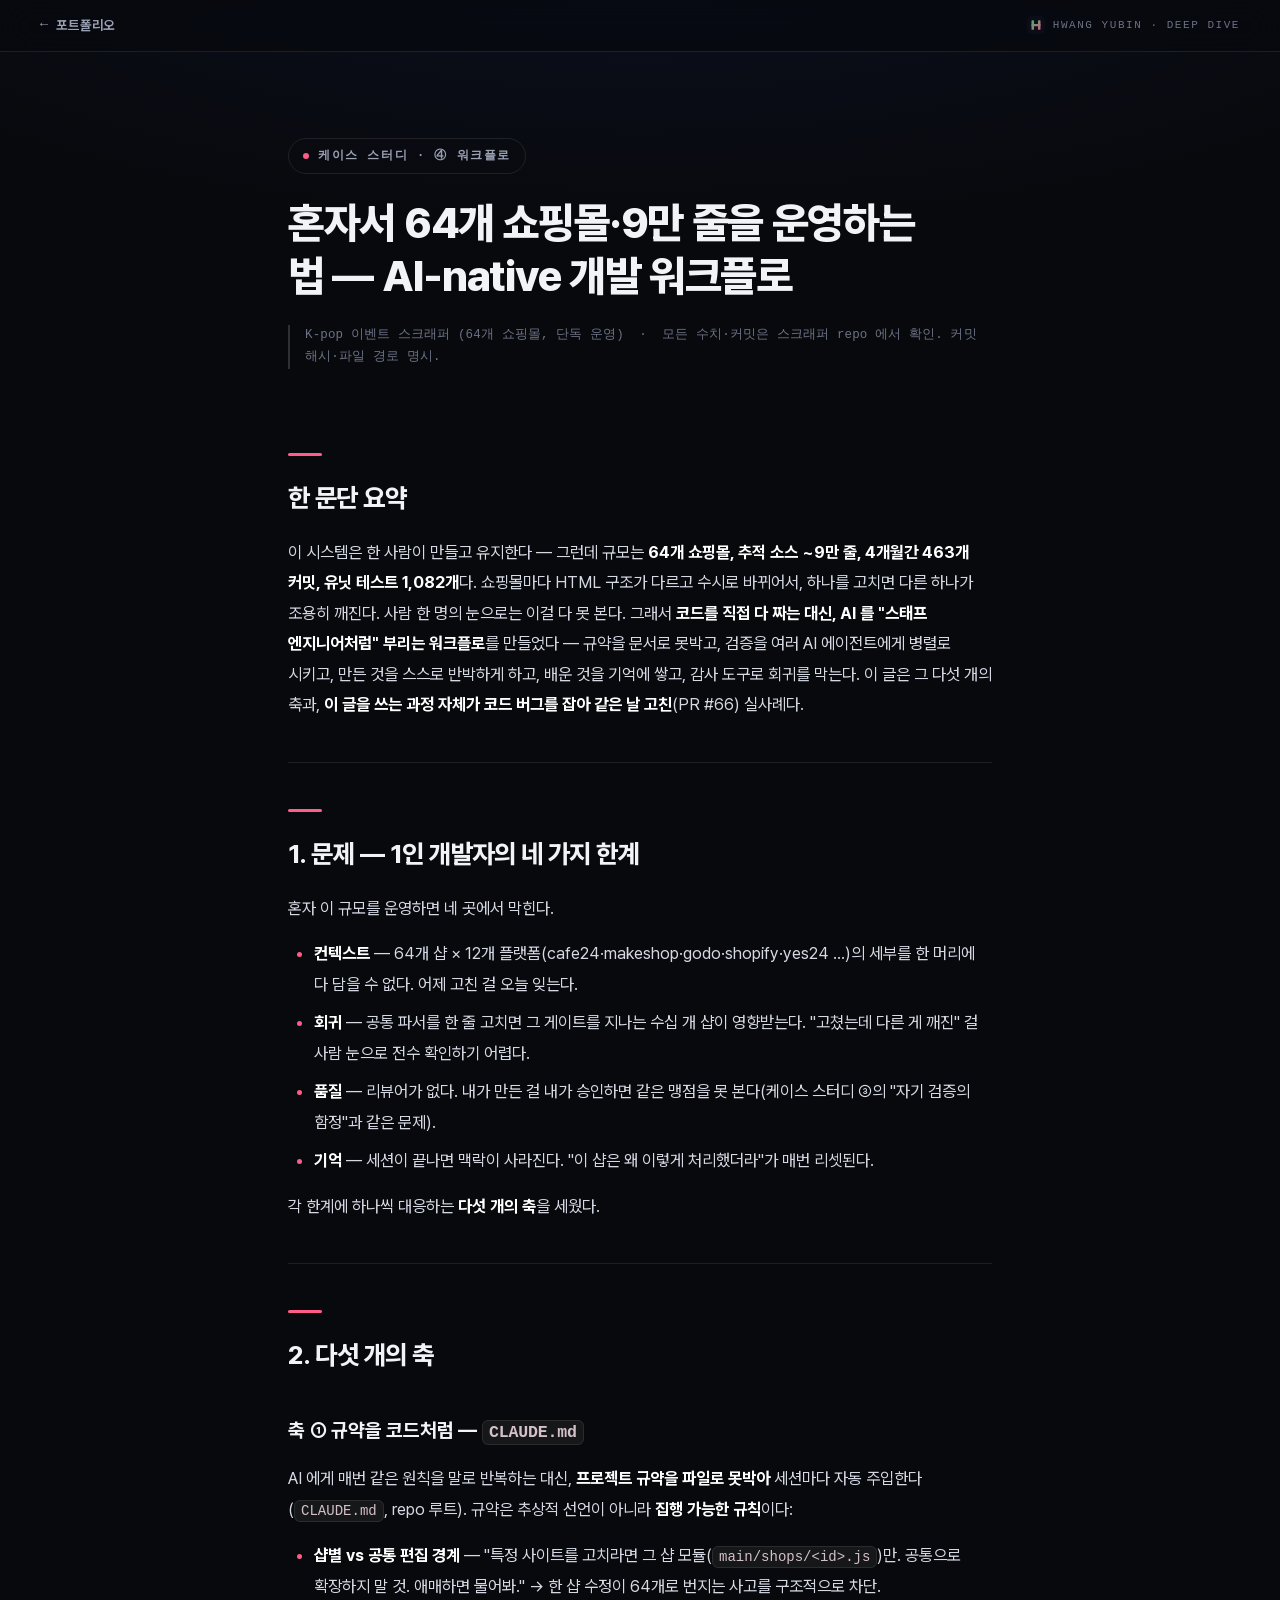
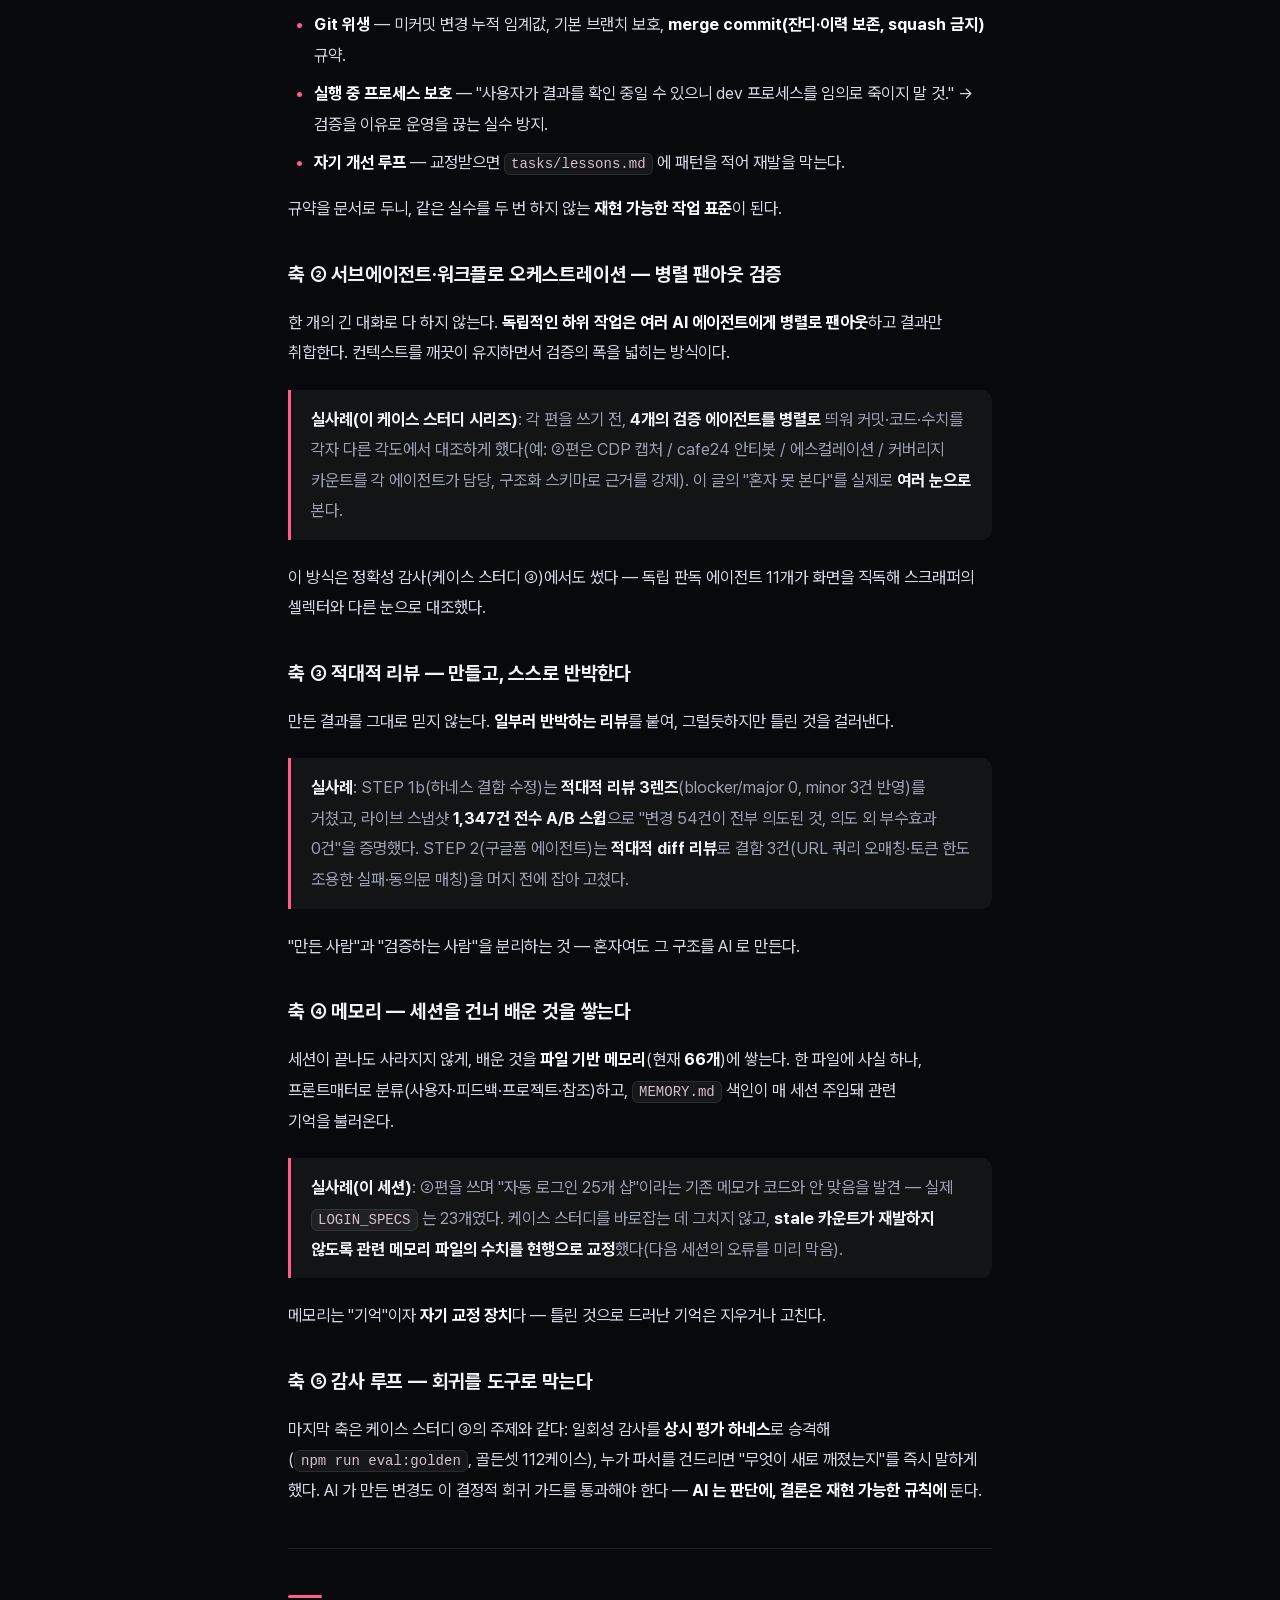
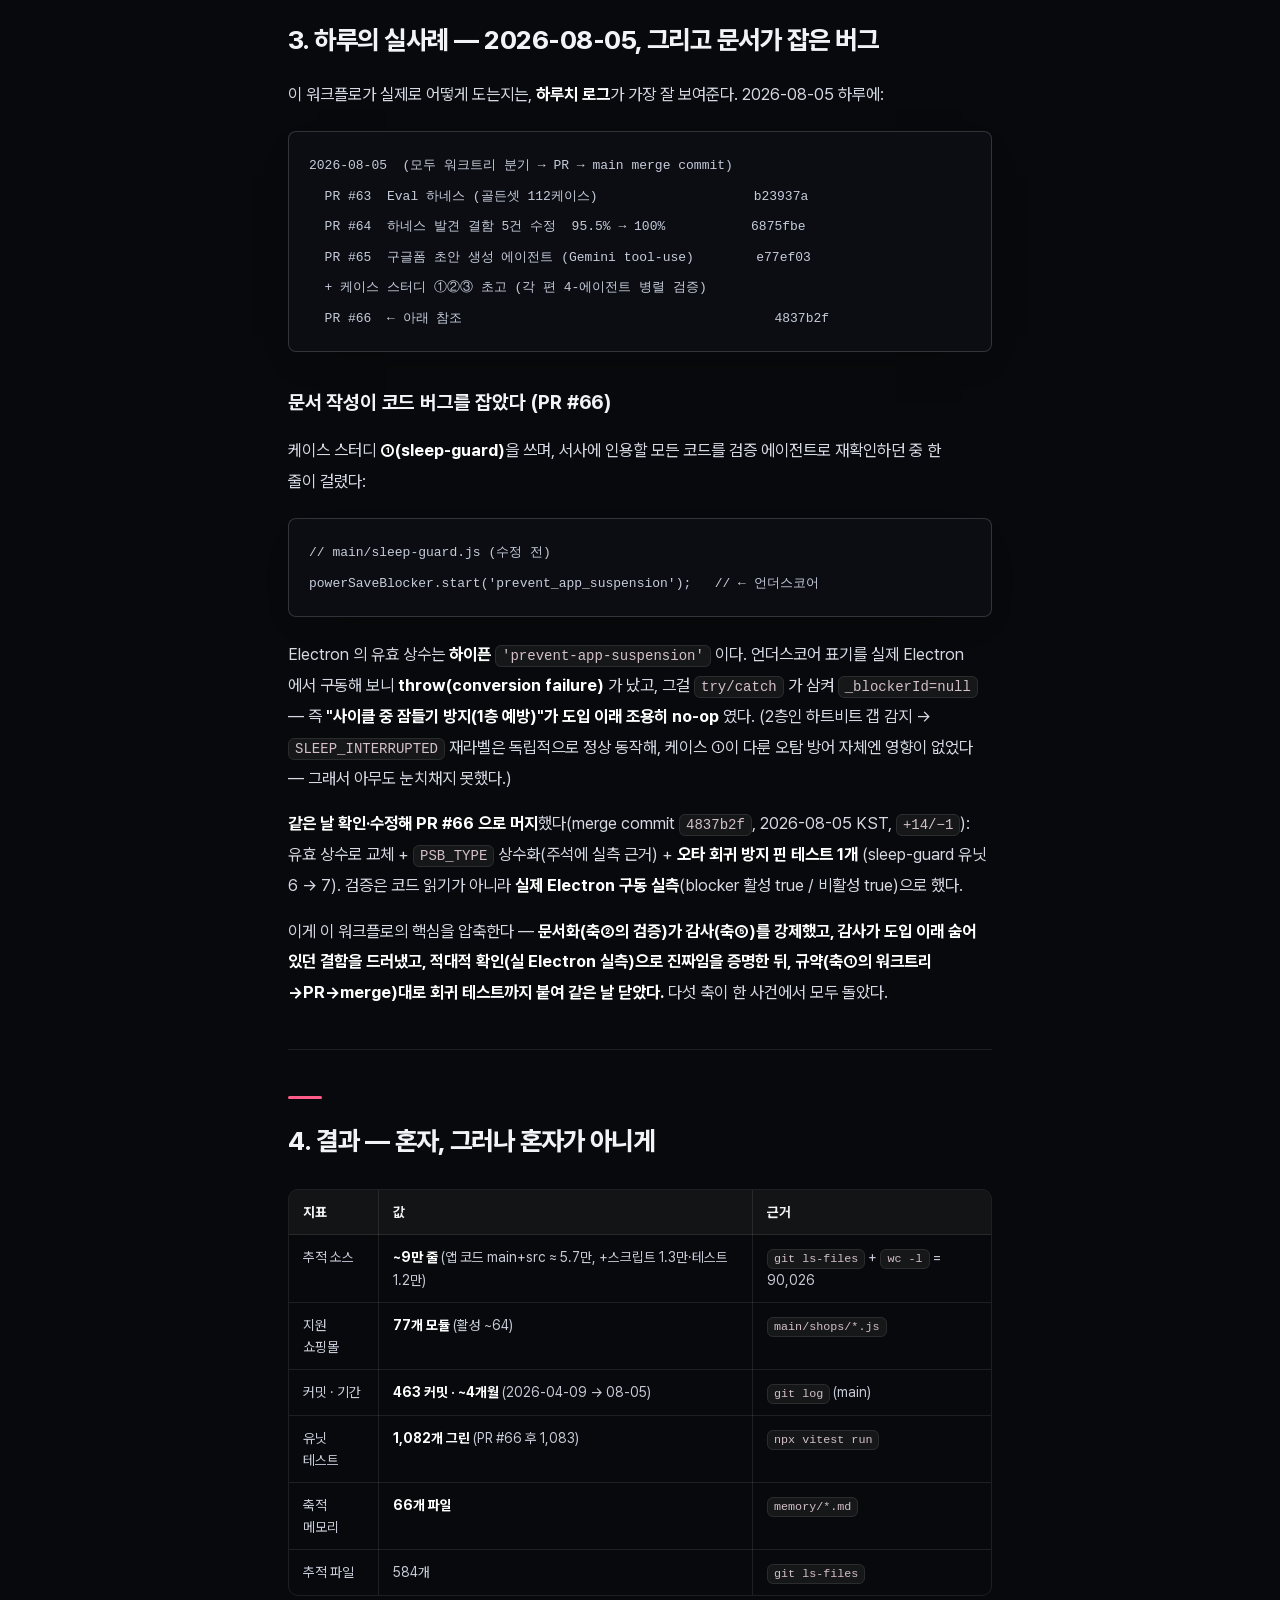
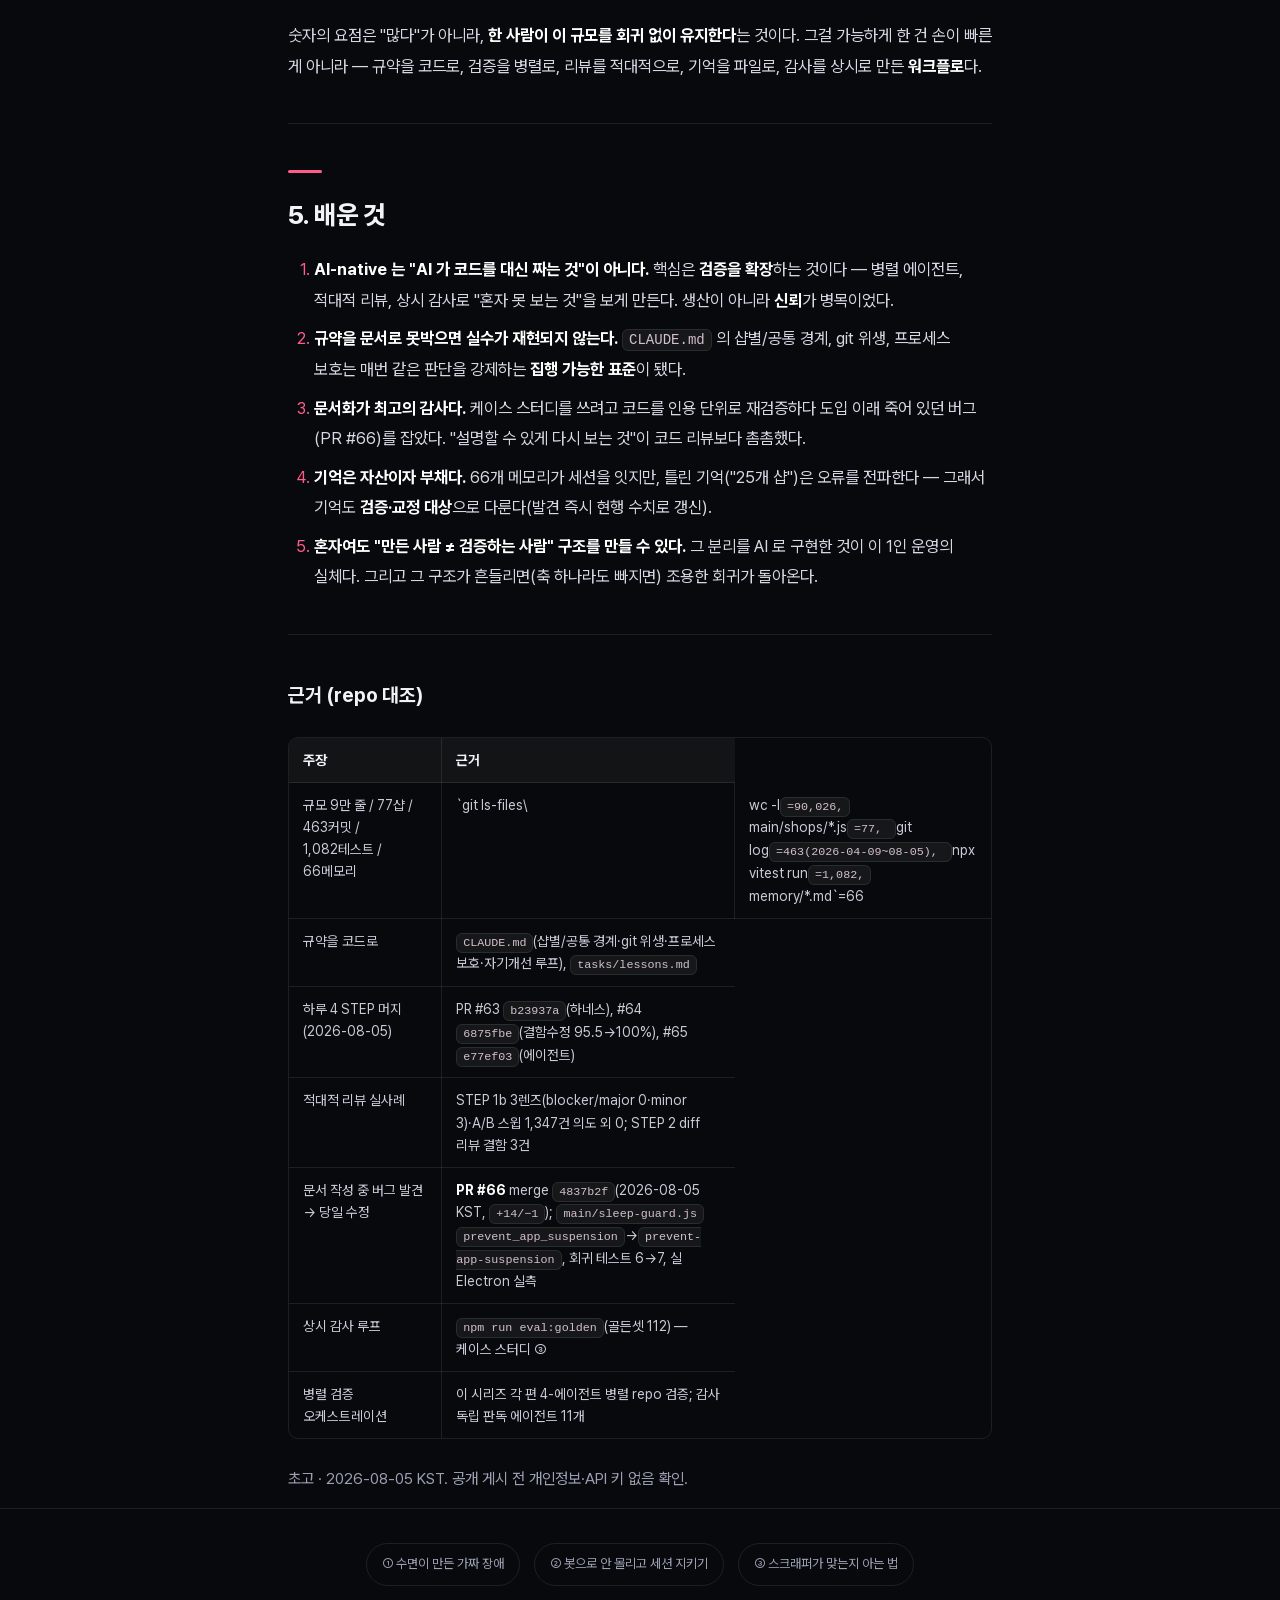
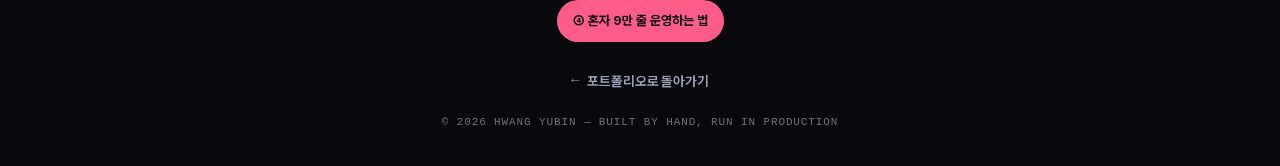
<file: case-studies/04-ai-native-워크플로.html>
<!DOCTYPE html>
<html lang="ko">
<head>
<meta charset="UTF-8">
<meta name="viewport" content="width=device-width, initial-scale=1.0">
<title>혼자서 64개 쇼핑몰·9만 줄을 운영하는 법 — AI-native 개발 워크플로 — 황유빈 케이스 스터디</title>
<meta name="description" content="혼자서 64개 쇼핑몰·9만 줄을 운영하는 법 — AI-native 개발 워크플로 — K-pop 이벤트 스크래퍼 케이스 스터디. 모든 수치·커밋은 저장소에서 재확인.">
<link rel="icon" type="image/svg+xml" href="../assets/favicon.svg">
<link rel="stylesheet" href="case.css">
</head>
<body>
<div class="rail" aria-hidden="true"></div>
<div class="topbar">
  <a class="back" href="../index.html#deep-dives"><span class="ar">←</span> 포트폴리오</a>
  <span class="brand"><img src="../assets/favicon.svg" alt="">HWANG YUBIN · DEEP DIVE</span>
</div>

<header class="cs-head"><div class="wrap">
  <div class="cs-kicker">케이스 스터디 · ④ 워크플로</div>
  <h1>혼자서 64개 쇼핑몰·9만 줄을 운영하는 법 — AI-native 개발 워크플로</h1>
  <p class="cs-prov">K-pop 이벤트 스크래퍼 (64개 쇼핑몰, 단독 운영)&nbsp;&nbsp;·&nbsp;&nbsp;모든 수치·커밋은 스크래퍼 repo 에서 확인. 커밋 해시·파일 경로 명시.</p>
</div></header>

<main><article class="wrap">
<h2>한 문단 요약</h2>
<p>이 시스템은 한 사람이 만들고 유지한다 — 그런데 규모는 <strong>64개 쇼핑몰, 추적 소스 ~9만 줄, 4개월간 463개 커밋, 유닛 테스트 1,082개</strong>다. 쇼핑몰마다 HTML 구조가 다르고 수시로 바뀌어서, 하나를 고치면 다른 하나가 조용히 깨진다. 사람 한 명의 눈으로는 이걸 다 못 본다. 그래서 <strong>코드를 직접 다 짜는 대신, AI 를 "스태프 엔지니어처럼" 부리는 워크플로</strong>를 만들었다 — 규약을 문서로 못박고, 검증을 여러 AI 에이전트에게 병렬로 시키고, 만든 것을 스스로 반박하게 하고, 배운 것을 기억에 쌓고, 감사 도구로 회귀를 막는다. 이 글은 그 다섯 개의 축과, <strong>이 글을 쓰는 과정 자체가 코드 버그를 잡아 같은 날 고친</strong>(PR #66) 실사례다.</p>
<hr>
<h2>1. 문제 — 1인 개발자의 네 가지 한계</h2>
<p>혼자 이 규모를 운영하면 네 곳에서 막힌다.</p>
<ul><li><strong>컨텍스트</strong> — 64개 샵 × 12개 플랫폼(cafe24·makeshop·godo·shopify·yes24 …)의 세부를 한 머리에 다 담을 수 없다. 어제 고친 걸 오늘 잊는다.</li><li><strong>회귀</strong> — 공통 파서를 한 줄 고치면 그 게이트를 지나는 수십 개 샵이 영향받는다. "고쳤는데 다른 게 깨진" 걸 사람 눈으로 전수 확인하기 어렵다.</li><li><strong>품질</strong> — 리뷰어가 없다. 내가 만든 걸 내가 승인하면 같은 맹점을 못 본다(케이스 스터디 ③의 "자기 검증의 함정"과 같은 문제).</li><li><strong>기억</strong> — 세션이 끝나면 맥락이 사라진다. "이 샵은 왜 이렇게 처리했더라"가 매번 리셋된다.</li></ul>
<p>각 한계에 하나씩 대응하는 <strong>다섯 개의 축</strong>을 세웠다.</p>
<hr>
<h2>2. 다섯 개의 축</h2>
<h3>축 ① 규약을 코드처럼 — <code>CLAUDE.md</code></h3>
<p>AI 에게 매번 같은 원칙을 말로 반복하는 대신, <strong>프로젝트 규약을 파일로 못박아</strong> 세션마다 자동 주입한다(<code>CLAUDE.md</code>, repo 루트). 규약은 추상적 선언이 아니라 <strong>집행 가능한 규칙</strong>이다:</p>
<ul><li><strong>샵별 vs 공통 편집 경계</strong> — "특정 사이트를 고치라면 그 샵 모듈(<code>main/shops/&lt;id&gt;.js</code>)만. 공통으로 확장하지 말 것. 애매하면 물어봐." → 한 샵 수정이 64개로 번지는 사고를 구조적으로 차단.</li><li><strong>Git 위생</strong> — 미커밋 변경 누적 임계값, 기본 브랜치 보호, <strong>merge commit(잔디·이력 보존, squash 금지)</strong> 규약.</li><li><strong>실행 중 프로세스 보호</strong> — "사용자가 결과를 확인 중일 수 있으니 dev 프로세스를 임의로 죽이지 말 것." → 검증을 이유로 운영을 끊는 실수 방지.</li><li><strong>자기 개선 루프</strong> — 교정받으면 <code>tasks/lessons.md</code> 에 패턴을 적어 재발을 막는다.</li></ul>
<p>규약을 문서로 두니, 같은 실수를 두 번 하지 않는 <strong>재현 가능한 작업 표준</strong>이 된다.</p>
<h3>축 ② 서브에이전트·워크플로 오케스트레이션 — 병렬 팬아웃 검증</h3>
<p>한 개의 긴 대화로 다 하지 않는다. <strong>독립적인 하위 작업은 여러 AI 에이전트에게 병렬로 팬아웃</strong>하고 결과만 취합한다. 컨텍스트를 깨끗이 유지하면서 검증의 폭을 넓히는 방식이다.</p>
<blockquote><strong>실사례(이 케이스 스터디 시리즈)</strong>: 각 편을 쓰기 전, <strong>4개의 검증 에이전트를 병렬로</strong> 띄워 커밋·코드·수치를 각자 다른 각도에서 대조하게 했다(예: ②편은 CDP 캡처 / cafe24 안티봇 / 에스컬레이션 / 커버리지 카운트를 각 에이전트가 담당, 구조화 스키마로 근거를 강제). 이 글의 "혼자 못 본다"를 실제로 <strong>여러 눈으로</strong> 본다.</blockquote>
<p>이 방식은 정확성 감사(케이스 스터디 ③)에서도 썼다 — 독립 판독 에이전트 11개가 화면을 직독해 스크래퍼의 셀렉터와 다른 눈으로 대조했다.</p>
<h3>축 ③ 적대적 리뷰 — 만들고, 스스로 반박한다</h3>
<p>만든 결과를 그대로 믿지 않는다. <strong>일부러 반박하는 리뷰</strong>를 붙여, 그럴듯하지만 틀린 것을 걸러낸다.</p>
<blockquote><strong>실사례</strong>: STEP 1b(하네스 결함 수정)는 <strong>적대적 리뷰 3렌즈</strong>(blocker/major 0, minor 3건 반영)를 거쳤고, 라이브 스냅샷 <strong>1,347건 전수 A/B 스윕</strong>으로 "변경 54건이 전부 의도된 것, 의도 외 부수효과 0건"을 증명했다. STEP 2(구글폼 에이전트)는 <strong>적대적 diff 리뷰</strong>로 결함 3건(URL 쿼리 오매칭·토큰 한도 조용한 실패·동의문 매칭)을 머지 전에 잡아 고쳤다.</blockquote>
<p>"만든 사람"과 "검증하는 사람"을 분리하는 것 — 혼자여도 그 구조를 AI 로 만든다.</p>
<h3>축 ④ 메모리 — 세션을 건너 배운 것을 쌓는다</h3>
<p>세션이 끝나도 사라지지 않게, 배운 것을 <strong>파일 기반 메모리</strong>(현재 <strong>66개</strong>)에 쌓는다. 한 파일에 사실 하나, 프론트매터로 분류(사용자·피드백·프로젝트·참조)하고, <code>MEMORY.md</code> 색인이 매 세션 주입돼 관련 기억을 불러온다.</p>
<blockquote><strong>실사례(이 세션)</strong>: ②편을 쓰며 "자동 로그인 25개 샵"이라는 기존 메모가 코드와 안 맞음을 발견 — 실제 <code>LOGIN_SPECS</code> 는 23개였다. 케이스 스터디를 바로잡는 데 그치지 않고, <strong>stale 카운트가 재발하지 않도록 관련 메모리 파일의 수치를 현행으로 교정</strong>했다(다음 세션의 오류를 미리 막음).</blockquote>
<p>메모리는 "기억"이자 <strong>자기 교정 장치</strong>다 — 틀린 것으로 드러난 기억은 지우거나 고친다.</p>
<h3>축 ⑤ 감사 루프 — 회귀를 도구로 막는다</h3>
<p>마지막 축은 케이스 스터디 ③의 주제와 같다: 일회성 감사를 <strong>상시 평가 하네스</strong>로 승격해 (<code>npm run eval:golden</code>, 골든셋 112케이스), 누가 파서를 건드리면 "무엇이 새로 깨졌는지"를 즉시 말하게 했다. AI 가 만든 변경도 이 결정적 회귀 가드를 통과해야 한다 — <strong>AI 는 판단에, 결론은 재현 가능한 규칙에</strong> 둔다.</p>
<hr>
<h2>3. 하루의 실사례 — 2026-08-05, 그리고 문서가 잡은 버그</h2>
<p>이 워크플로가 실제로 어떻게 도는지는, <strong>하루치 로그</strong>가 가장 잘 보여준다. 2026-08-05 하루에:</p>
<pre class="code"><code>2026-08-05  (모두 워크트리 분기 → PR → main merge commit)
  PR #63  Eval 하네스 (골든셋 112케이스)                    b23937a
  PR #64  하네스 발견 결함 5건 수정  95.5% → 100%           6875fbe
  PR #65  구글폼 초안 생성 에이전트 (Gemini tool-use)        e77ef03
  + 케이스 스터디 ①②③ 초고 (각 편 4-에이전트 병렬 검증)
  PR #66  ← 아래 참조                                        4837b2f</code></pre>
<h3>문서 작성이 코드 버그를 잡았다 (PR #66)</h3>
<p>케이스 스터디 <strong>①(sleep-guard)</strong>을 쓰며, 서사에 인용할 모든 코드를 검증 에이전트로 재확인하던 중 한 줄이 걸렸다:</p>
<pre class="code"><code>// main/sleep-guard.js (수정 전)
powerSaveBlocker.start('prevent_app_suspension');   // ← 언더스코어</code></pre>
<p>Electron 의 유효 상수는 <strong>하이픈</strong> <code>'prevent-app-suspension'</code> 이다. 언더스코어 표기를 실제 Electron 에서 구동해 보니 <strong>throw(conversion failure)</strong> 가 났고, 그걸 <code>try/catch</code> 가 삼켜 <code>_blockerId=null</code> — 즉 <strong>"사이클 중 잠들기 방지(1층 예방)"가 도입 이래 조용히 no-op</strong> 였다. (2층인 하트비트 갭 감지 → <code>SLEEP_INTERRUPTED</code> 재라벨은 독립적으로 정상 동작해, 케이스 ①이 다룬 오탐 방어 자체엔 영향이 없었다 — 그래서 아무도 눈치채지 못했다.)</p>
<p><strong>같은 날 확인·수정해 PR #66 으로 머지</strong>했다(merge commit <code>4837b2f</code>, 2026-08-05 KST, <code>+14/−1</code>): 유효 상수로 교체 + <code>PSB_TYPE</code> 상수화(주석에 실측 근거) + <strong>오타 회귀 방지 핀 테스트 1개</strong> (sleep-guard 유닛 6 → 7). 검증은 코드 읽기가 아니라 <strong>실제 Electron 구동 실측</strong>(blocker 활성 true / 비활성 true)으로 했다.</p>
<p>이게 이 워크플로의 핵심을 압축한다 — <strong>문서화(축②의 검증)가 감사(축⑤)를 강제했고, 감사가 도입 이래 숨어 있던 결함을 드러냈고, 적대적 확인(실 Electron 실측)으로 진짜임을 증명한 뒤, 규약(축①의 워크트리→PR→merge)대로 회귀 테스트까지 붙여 같은 날 닫았다.</strong> 다섯 축이 한 사건에서 모두 돌았다.</p>
<hr>
<h2>4. 결과 — 혼자, 그러나 혼자가 아니게</h2>
<div class="tbl"><table><thead><tr><th>지표</th><th>값</th><th>근거</th></tr></thead><tbody><tr><td>추적 소스</td><td><strong>~9만 줄</strong> (앱 코드 main+src ≈ 5.7만, +스크립트 1.3만·테스트 1.2만)</td><td><code>git ls-files</code> + <code>wc -l</code> = 90,026</td></tr><tr><td>지원 쇼핑몰</td><td><strong>77개 모듈</strong> (활성 ~64)</td><td><code>main/shops/*.js</code></td></tr><tr><td>커밋 · 기간</td><td><strong>463 커밋 · ~4개월</strong> (2026-04-09 → 08-05)</td><td><code>git log</code> (main)</td></tr><tr><td>유닛 테스트</td><td><strong>1,082개 그린</strong> (PR #66 후 1,083)</td><td><code>npx vitest run</code></td></tr><tr><td>축적 메모리</td><td><strong>66개 파일</strong></td><td><code>memory/*.md</code></td></tr><tr><td>추적 파일</td><td>584개</td><td><code>git ls-files</code></td></tr></tbody></table></div>
<p>숫자의 요점은 "많다"가 아니라, <strong>한 사람이 이 규모를 회귀 없이 유지한다</strong>는 것이다. 그걸 가능하게 한 건 손이 빠른 게 아니라 — 규약을 코드로, 검증을 병렬로, 리뷰를 적대적으로, 기억을 파일로, 감사를 상시로 만든 <strong>워크플로</strong>다.</p>
<hr>
<h2>5. 배운 것</h2>
<ol><li><strong>AI-native 는 "AI 가 코드를 대신 짜는 것"이 아니다.</strong> 핵심은 <strong>검증을 확장</strong>하는 것이다 — 병렬 에이전트, 적대적 리뷰, 상시 감사로 "혼자 못 보는 것"을 보게 만든다. 생산이 아니라 <strong>신뢰</strong>가 병목이었다.</li><li><strong>규약을 문서로 못박으면 실수가 재현되지 않는다.</strong> <code>CLAUDE.md</code> 의 샵별/공통 경계, git 위생, 프로세스 보호는 매번 같은 판단을 강제하는 <strong>집행 가능한 표준</strong>이 됐다.</li><li><strong>문서화가 최고의 감사다.</strong> 케이스 스터디를 쓰려고 코드를 인용 단위로 재검증하다 도입 이래 죽어 있던 버그(PR #66)를 잡았다. "설명할 수 있게 다시 보는 것"이 코드 리뷰보다 촘촘했다.</li><li><strong>기억은 자산이자 부채다.</strong> 66개 메모리가 세션을 잇지만, 틀린 기억("25개 샵")은 오류를 전파한다 — 그래서 기억도 <strong>검증·교정 대상</strong>으로 다룬다(발견 즉시 현행 수치로 갱신).</li><li><strong>혼자여도 "만든 사람 ≠ 검증하는 사람" 구조를 만들 수 있다.</strong> 그 분리를 AI 로 구현한 것이 이 1인 운영의 실체다. 그리고 그 구조가 흔들리면(축 하나라도 빠지면) 조용한 회귀가 돌아온다.</li></ol>
<hr>
<h3>근거 (repo 대조)</h3>
<div class="tbl"><table><thead><tr><th>주장</th><th>근거</th></tr></thead><tbody><tr><td>규모 9만 줄 / 77샵 / 463커밋 / 1,082테스트 / 66메모리</td><td>`git ls-files\</td><td>wc -l<code>=90,026, </code>main/shops/*.js<code>=77, </code>git log<code>=463(2026-04-09~08-05), </code>npx vitest run<code>=1,082, </code>memory/*.md`=66</td></tr><tr><td>규약을 코드로</td><td><code>CLAUDE.md</code>(샵별/공통 경계·git 위생·프로세스 보호·자기개선 루프), <code>tasks/lessons.md</code></td></tr><tr><td>하루 4 STEP 머지 (2026-08-05)</td><td>PR #63 <code>b23937a</code>(하네스), #64 <code>6875fbe</code>(결함수정 95.5→100%), #65 <code>e77ef03</code>(에이전트)</td></tr><tr><td>적대적 리뷰 실사례</td><td>STEP 1b 3렌즈(blocker/major 0·minor 3)·A/B 스윕 1,347건 의도 외 0; STEP 2 diff 리뷰 결함 3건</td></tr><tr><td>문서 작성 중 버그 발견 → 당일 수정</td><td><strong>PR #66</strong> merge <code>4837b2f</code>(2026-08-05 KST, <code>+14/−1</code>); <code>main/sleep-guard.js</code> <code>prevent_app_suspension</code>→<code>prevent-app-suspension</code>, 회귀 테스트 6→7, 실 Electron 실측</td></tr><tr><td>상시 감사 루프</td><td><code>npm run eval:golden</code>(골든셋 112) — 케이스 스터디 ③</td></tr><tr><td>병렬 검증 오케스트레이션</td><td>이 시리즈 각 편 4-에이전트 병렬 repo 검증; 감사 독립 판독 에이전트 11개</td></tr></tbody></table></div>
<p><em>초고 · 2026-08-05 KST. 공개 게시 전 개인정보·API 키 없음 확인.</em></p>
</article></main>

<footer>
  <div class="wrap">
    <nav class="nav-dives" aria-label="다른 케이스 스터디">
      <a href="01-sleep-guard-장애진단.html">① 수면이 만든 가짜 장애</a>
      <a href="02-antibot-인증자동복구.html">② 봇으로 안 몰리고 세션 지키기</a>
      <a href="03-정확성감사-eval하네스.html">③ 스크래퍼가 맞는지 아는 법</a>
      <a href="#" aria-current="page">④ 혼자 9만 줄 운영하는 법</a>
    </nav>
    <a class="back" href="../index.html#deep-dives"><span class="ar">←</span> 포트폴리오로 돌아가기</a>
    <p class="copy" style="margin-top:18px">© 2026 HWANG YUBIN — BUILT BY HAND, RUN IN PRODUCTION</p>
  </div>
</footer>

<script>
(function(){
  var rail=document.querySelector(".rail");
  addEventListener("scroll",function(){
    var h=document.documentElement;
    rail.style.width=(h.scrollTop/(h.scrollHeight-h.clientHeight)*100||0)+"%";
  },{passive:true});
})();
</script>
</body>
</html>
</file>
<file: case-studies/case.css>
/* ============================================================
   딥다이브(케이스 스터디) 공용 스타일 — index.html 과 일관된
   밤(night) 테마·브랜드 그라데이션. 폰트는 index 와 동일한 임베드
   Pretendard 서브셋(외부 CDN 0)으로 어떤 환경에서도 동일 렌더.
   읽기 최적화: 좁은 컬럼 + 넉넉한 행간.
   ============================================================ */
@font-face{
  font-family:'PretendardKR';
  src:url('../assets/pretendard-subset.woff2') format('woff2');
  font-weight:45 930; font-style:normal; font-display:swap;
}
:root{
  --bg:#08090C; --glass:rgba(255,255,255,.045);
  --ink:#F2F3F7; --muted:#9AA1B3; --faint:#6B7285;
  --line:rgba(255,255,255,.09); --line-strong:rgba(255,255,255,.16);
  --accent:#FF5C8A; --g1:#3DC97B; --g2:#FF5C8A;
  --grad:linear-gradient(100deg,var(--g1),var(--g2));
  --code-bg:rgba(255,255,255,.055);
  --font-sans:"PretendardKR","Pretendard Variable",Pretendard,-apple-system,BlinkMacSystemFont,"Apple SD Gothic Neo","Segoe UI","Malgun Gothic",sans-serif;
  --font-mono:ui-monospace,"SF Mono",Menlo,Consolas,monospace;
}
*{margin:0;padding:0;box-sizing:border-box}
html{background:#05060A;scroll-behavior:smooth;-webkit-text-size-adjust:100%}
body{font-family:var(--font-sans);color:var(--ink);line-height:1.85;
  background:var(--bg);
  background-image:radial-gradient(130% 60% at 50% -8%,#0c1020 0%,#08090C 58%);
  background-attachment:fixed;
  word-break:keep-all;overflow-wrap:break-word;-webkit-font-smoothing:antialiased;}
p{text-wrap:pretty}
::selection{background:var(--accent);color:#0B0D12}
a{color:inherit}
img{max-width:100%}

/* ── 상단 back 바 ── */
.topbar{position:sticky;top:0;z-index:50;display:flex;align-items:center;justify-content:space-between;
  gap:16px;padding:13px clamp(18px,4vw,40px);
  background:rgba(8,9,12,.62);border-bottom:1px solid var(--line);
  -webkit-backdrop-filter:blur(18px) saturate(1.4);backdrop-filter:blur(18px) saturate(1.4);}
.back{display:inline-flex;align-items:center;gap:8px;font-size:13.5px;font-weight:650;
  text-decoration:none;color:var(--muted);transition:color .2s ease;letter-spacing:-.01em}
.back:hover{color:var(--ink)}
.back .ar{font-family:var(--font-mono)}
.topbar .brand{display:inline-flex;align-items:center;gap:8px;
  font-family:var(--font-mono);font-size:11px;letter-spacing:.14em;color:var(--faint)}
.topbar .brand img{width:18px;height:18px;border-radius:5px;opacity:.9}

/* 상단 진행선 */
.rail{position:fixed;top:0;left:0;height:2.5px;width:0;z-index:60;background:var(--accent)}

.wrap{max-width:768px;margin:0 auto;padding:0 clamp(20px,5vw,32px)}

/* ── 헤더 ── */
.cs-head{padding:clamp(46px,8vw,86px) 0 clamp(26px,4vw,38px)}
.cs-kicker{display:inline-flex;align-items:center;gap:9px;
  font-family:var(--font-mono);font-size:12px;font-weight:600;letter-spacing:.13em;color:var(--muted);
  border:1px solid var(--line);border-radius:999px;padding:6px 14px;margin-bottom:22px}
.cs-kicker::before{content:"";width:6px;height:6px;border-radius:50%;background:var(--accent)}
.cs-head h1{font-size:clamp(27px,4.6vw,43px);font-weight:800;letter-spacing:-.03em;line-height:1.24;
  text-wrap:balance}
.cs-prov{margin-top:22px;padding-left:15px;border-left:2px solid var(--line-strong);
  font-family:var(--font-mono);font-size:12.5px;color:var(--faint);line-height:1.75;letter-spacing:.01em}

/* ── 본문 ── */
article{padding-bottom:64px;font-size:16.5px}
article h2{font-size:clamp(20px,3vw,26px);font-weight:750;letter-spacing:-.02em;margin:46px 0 4px;scroll-margin-top:70px}
article h2::before{content:"";display:block;width:34px;height:3px;border-radius:2px;background:var(--accent);margin-bottom:18px}
article h3{font-size:clamp(16.5px,2.2vw,19.5px);font-weight:700;margin:32px 0 10px;color:var(--ink);letter-spacing:-.01em}
article p{margin:15px 0;color:#D5D9E4}
article strong{color:#fff;font-weight:700}
article em{font-style:normal;color:var(--muted);font-size:.94em}
article a{color:var(--accent);text-underline-offset:3px}
article ul,article ol{margin:15px 0;padding-left:26px}
article li{margin:8px 0;color:#D5D9E4}
article li::marker{color:var(--accent)}
article li strong{color:#fff}
hr{border:none;height:1px;background:var(--line);margin:42px 0}

/* 인라인 코드 — 파일 경로·커밋 해시가 많아 차분한 톤 */
code{font-family:var(--font-mono);font-size:.85em;background:var(--code-bg);
  border:1px solid var(--line);border-radius:6px;padding:2px 6px;color:#D4C0CB;white-space:nowrap}
/* 코드 블록 */
pre.code{background:#0b0d13;border:1px solid var(--line-strong);border-radius:8px;
  overflow-x:auto;margin:22px 0;padding:18px 20px;box-shadow:0 14px 44px -30px rgba(0,0,0,.6)}
pre.code code{background:none;border:none;padding:0;color:#c6ccda;font-size:13px;line-height:1.9;white-space:pre}

/* 인용(메타/콜아웃) */
blockquote{margin:22px 0;padding:14px 20px;border-left:3px solid var(--accent);
  background:var(--glass);border-radius:0 10px 10px 0;color:var(--muted)}
blockquote strong{color:var(--ink)}

/* 표 — 근거 대조표 */
.tbl{overflow-x:auto;margin:24px 0;border:1px solid var(--line);border-radius:10px}
table{width:100%;border-collapse:collapse;font-size:13.8px}
th,td{border-bottom:1px solid var(--line);border-right:1px solid var(--line);
  padding:11px 14px;text-align:left;vertical-align:top;line-height:1.6}
tr td:last-child,tr th:last-child{border-right:none}
tbody tr:last-child td{border-bottom:none}
thead th{background:rgba(255,255,255,.045);font-weight:700;color:var(--ink);white-space:nowrap}
td{color:#C7CCD8}
td code{white-space:normal;overflow-wrap:anywhere;word-break:normal}

/* ── 푸터 ── */
footer{border-top:1px solid var(--line);padding:34px 0 52px;text-align:center}
footer .nav-dives{display:flex;gap:14px;justify-content:center;flex-wrap:wrap;margin-bottom:22px}
footer .nav-dives a{font-size:13px;color:var(--muted);text-decoration:none;
  border:1px solid var(--line);border-radius:999px;padding:8px 15px;transition:border-color .2s,color .2s}
footer .nav-dives a:hover{border-color:var(--accent);color:var(--ink)}
footer .nav-dives a[aria-current="page"]{background:var(--accent);color:#0B0D12;border-color:transparent;font-weight:700}
footer .copy{font-family:var(--font-mono);font-size:11px;color:var(--faint);letter-spacing:.08em}

@media (max-width:600px){
  article{font-size:16px}
  .cs-prov{font-size:12px}
}
@media (prefers-reduced-motion:reduce){ html{scroll-behavior:auto} }
</file>
